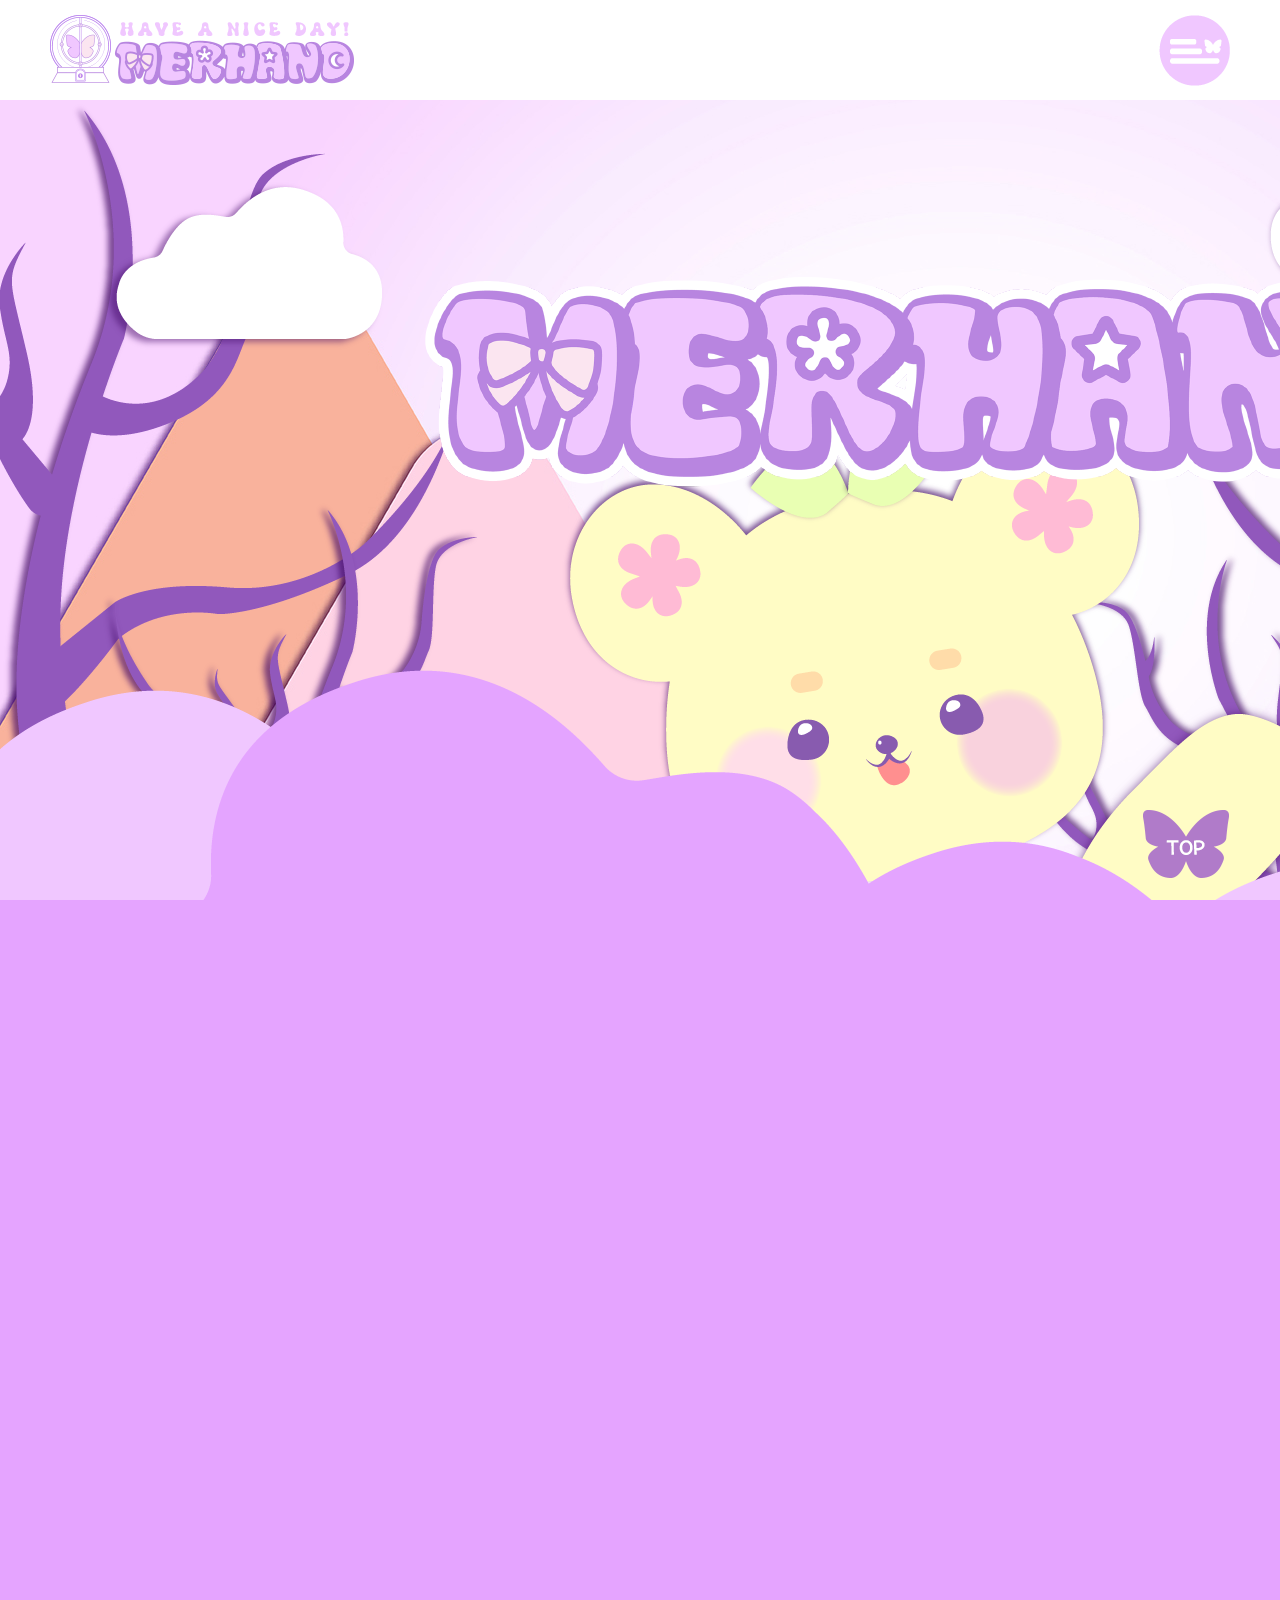
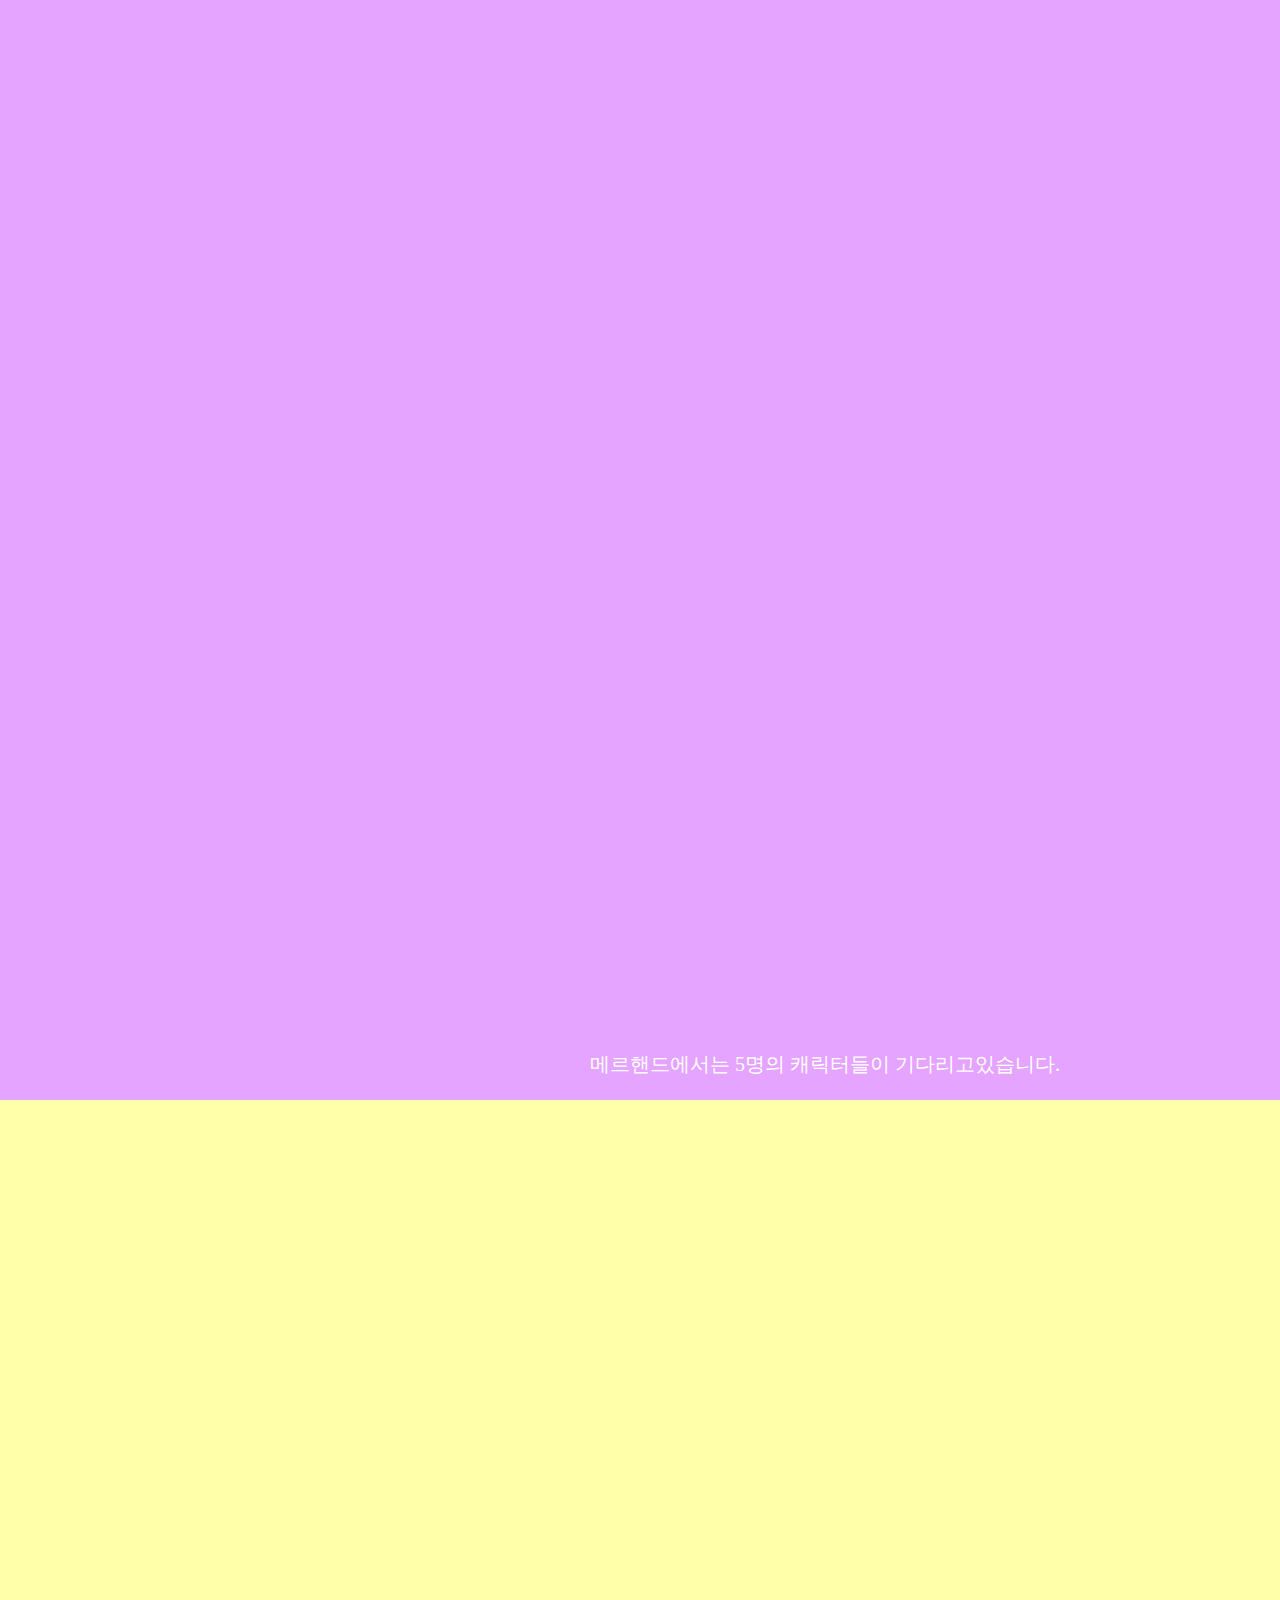
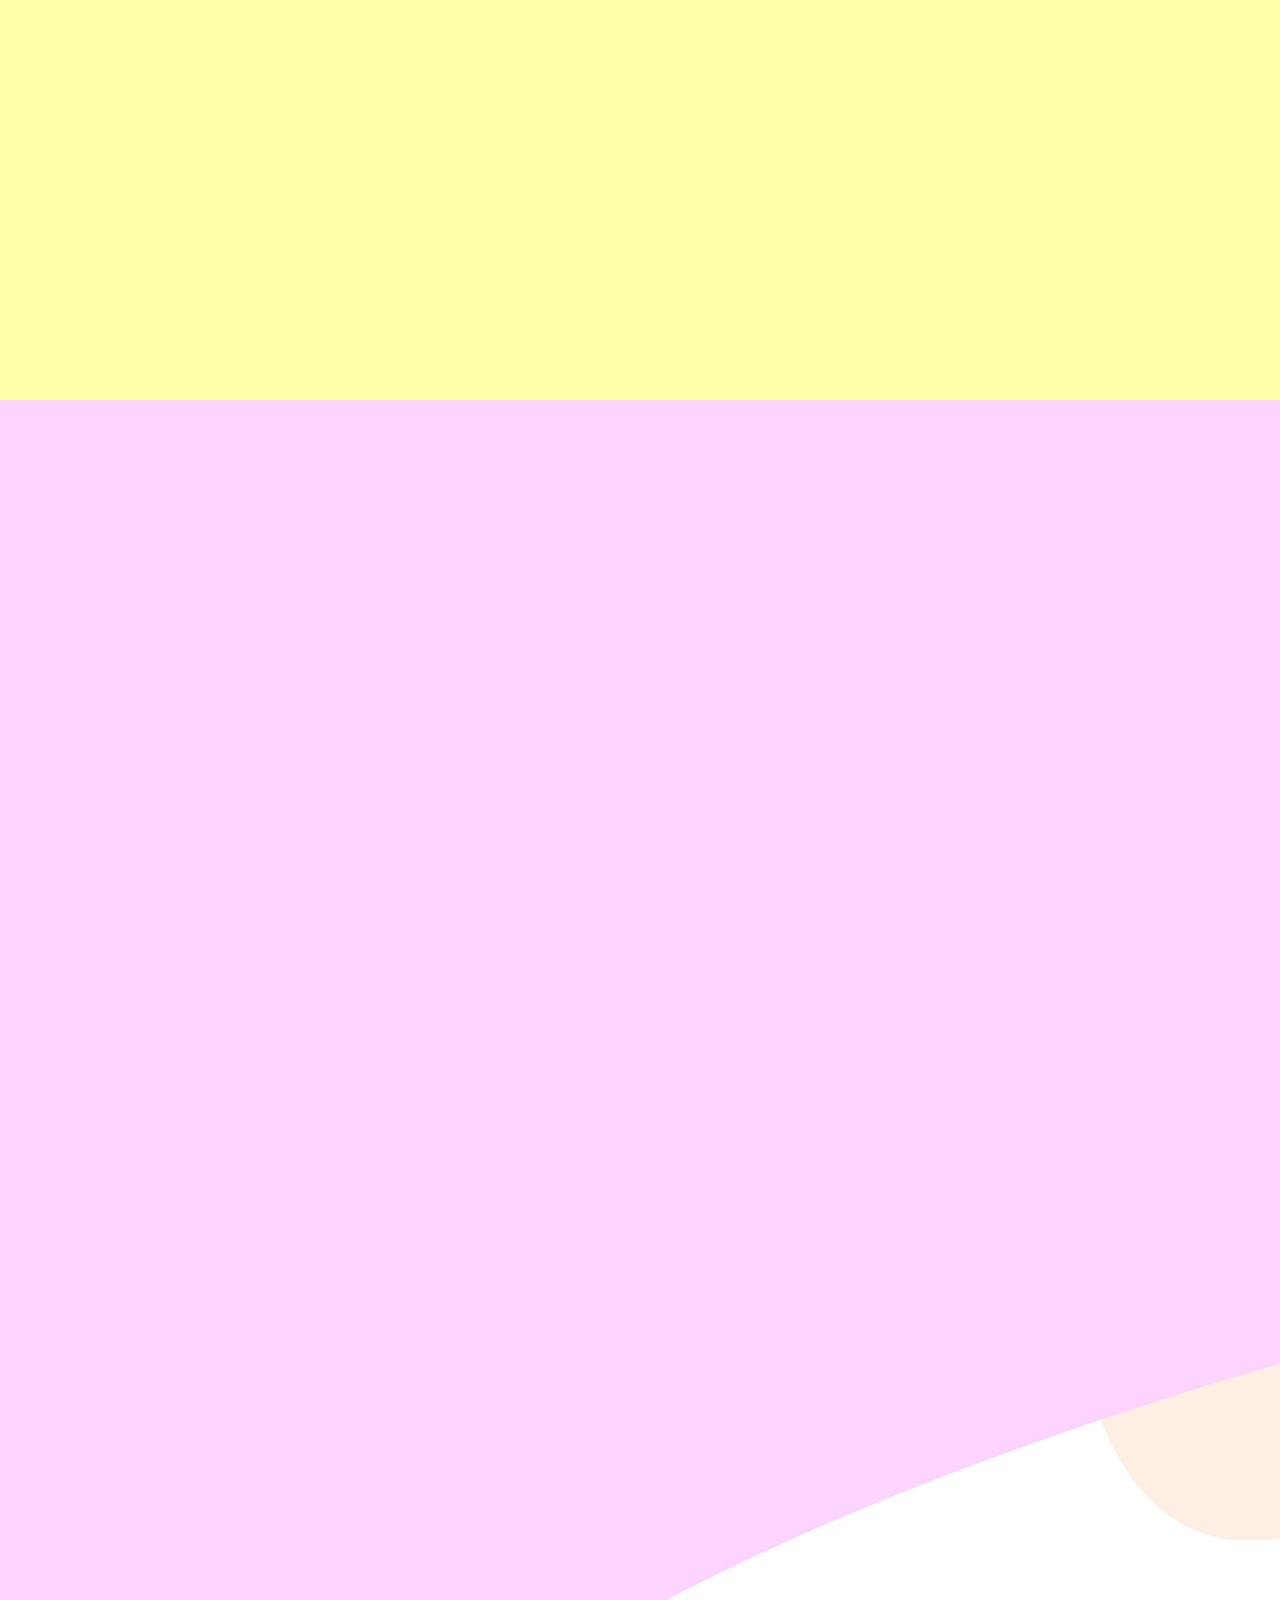
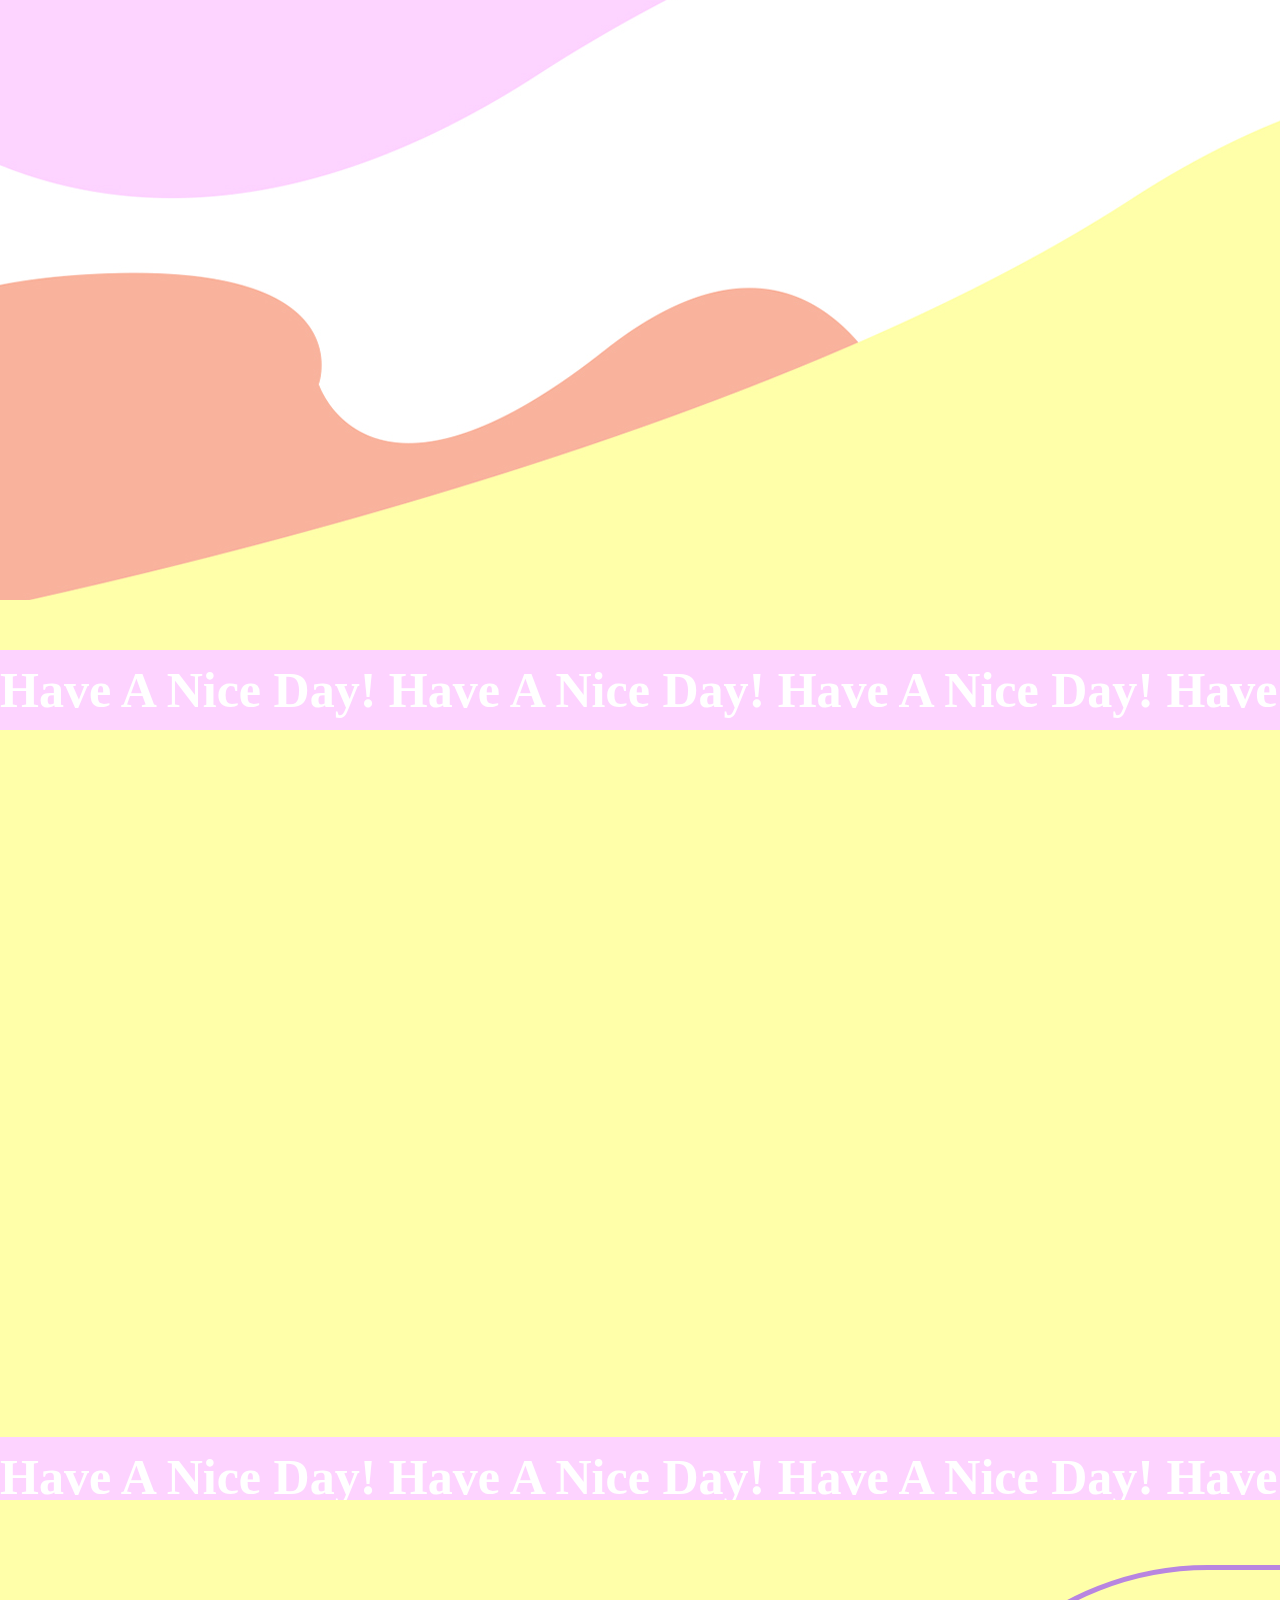
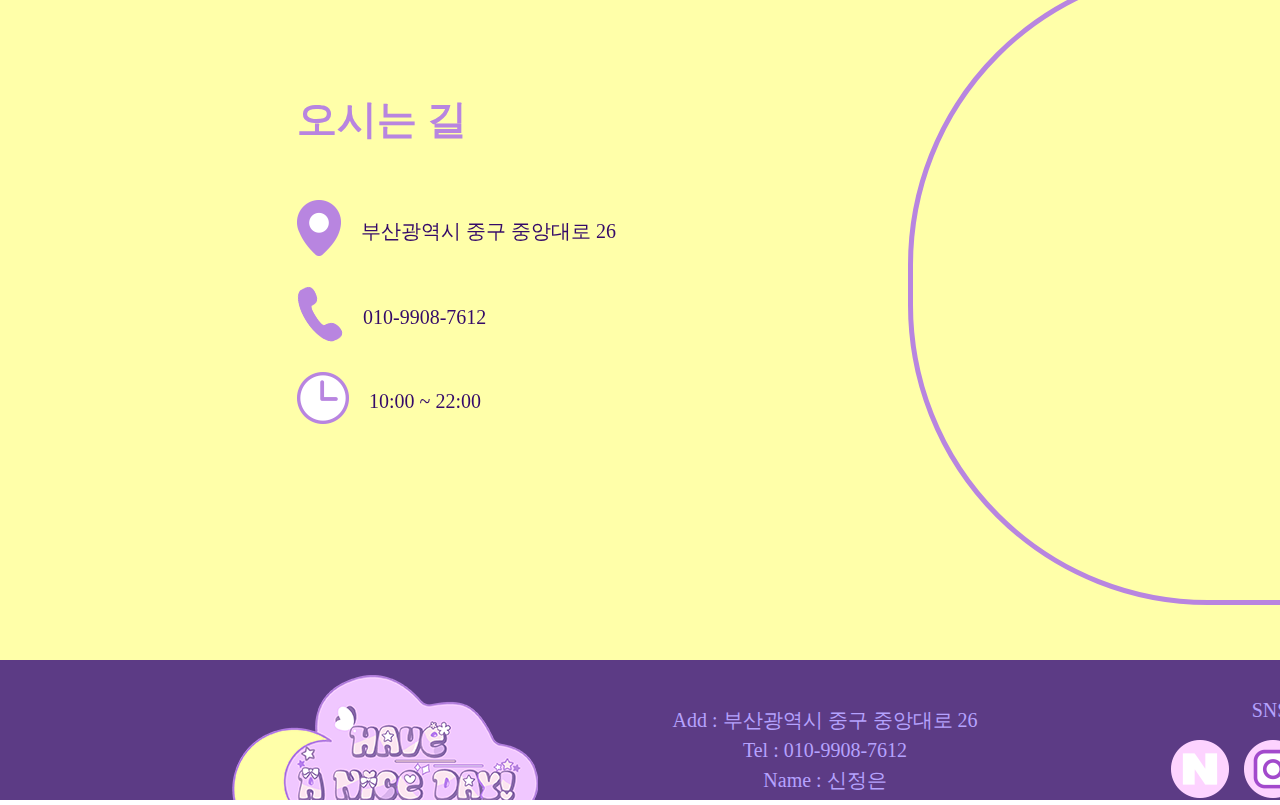
<file: brand.html>
<!DOCTYPE html>
<html lang="ko">

<head>
    <meta charset="UTF-8">
    <meta name="viewport" content="width=1650">
    <title>MERHAND/Brand</title>
    <link rel="shortcut icon" href="./favicon/favicon.ico" type="image/x-icon">
    <script src="./js/jquery-latest.js"></script>
    <!-- 더잠실폰트 -->
    <link href="https://webfontworld.github.io/TheJamsil/TheJamsil.css" rel="stylesheet">
    <!-- 어그로폰트 -->
    <link href="https://webfontworld.github.io/sandbox/SBAggro.css" rel="stylesheet">

    <link href="https://unpkg.com/aos@2.3.1/dist/aos.css" rel="stylesheet">

    <link rel="stylesheet" href="./css/brand.css">

</head>

<body>
    <div class="section">
        <div id="header">
            <div class="h_inner">
                <div class="h_logo">
                    <h1><a href="./index.html"><img src="./img/brand/logo_1.png" alt=""></a></h1>
                </div><!--h_logo-->
                <div class="h_hamberger">
                    <div class="h_btn">
                        <a href="#none"><img src="./img/header/hamberger_btn.png" alt=""></a>
                    </div><!--h_btn-->
                    <div class="h_btn_hover">
                        <a href="#none"><img src="./img/header/hamberger_btn_hover.png" alt=""></a>
                    </div>
                    <!-- h_btn_hover -->
                </div><!--h_hamberger-->
                <div class="sidebar_menu">
                    <div class="sidebar_menu_inner">
                        <div class="sidebar_lnb">
                            <h1><a href="./index.html"><img src="./img/header/side_menu_logo.png" alt=""></a></h1>
                            <p>
                                <span class="sidebar_lnb_p_style">Tel</span> : 010-9908-7612 <br>
                                <span class="sidebar_lnb_p_style">E-mail</span> : sje00328@naver.com <br>
                                <span class="sidebar_lnb_p_style">Add</span> : 부산광역시 중구 중앙대로 26
                            </p>
                        </div>

                        <div class="sidebar_rnb">
                            <div class="x_btn">
                                <div class="close_btn">
                                    <a href="#none">
                                        <img src="./img/header/x_icon.png" alt="x아이콘">
                                    </a>
                                </div><!--close_btn-->
                            </div><!--x_btn-->
                            <div class="sidebar_ul">
                                <ul class="about_menu">
                                    <li>
                                        <a href="./brand.html">About us</a>
                                        <ul class="about_menu_inner">
                                            <li><a href="./brand.html">Brand</a></li>
                                            <li><a href="./character.html">Character</a></li>
                                        </ul>
                                    </li>
                                </ul>
                                <ul class="shop_menu">
                                    <li>
                                        <a href="./shop.html">Shop</a>
                                        <ul class="shop_menu_inner">
                                            <li><a href="./shop.html">Stationery</a></li>
                                            <li><a href="./shop.html">Acc</a></li>
                                            <li><a href="./shop.html">Living</a></li>
                                        </ul>
                                    </li>
                                </ul>
                                <ul class="community_menu">
                                    <li>
                                        <a href="./community.html">Community</a>
                                        <ul class="shop_menu_inner">
                                            <li><a href="./community.html#notice">Notice</a></li>
                                            <li><a href="./community.html#faq">F&Q</a></li>
                                            <li><a href="./community.html#review">Review</a></li>
                                            <li><a href="./community.html#event">Event</a></li>
                                        </ul>
                                    </li>
                                </ul>
                            </div><!--sidebar_ul-->
                        </div><!--sidebar_rnb-->
                    </div><!--sidebar_menu_inner-->
                </div><!--sidebar_menu-->
            </div><!--h_inner-->
        </div><!--header-->
        <div id="banner">
            <div class="white_cloud">
                <div class="white_cloud1">
                    <img src="./img/brand/white_cloud1.png" alt="하얀구름1">
                </div><!--white_cloud1-->
                <div class="white_cloud2">
                    <img src="./img/brand/white_cloud2.png" alt="하얀구름2">
                </div>
            </div><!--white_cloud-->
            <div class="trees">
                <div class="tree_img1"><img src="./img/brand/tree1.png" alt="나무1"></div>
                <div class="tree_img2"><img src="./img/brand/tree2.png" alt=""></div>
                <div class="tree_img3"><img src="./img/brand/tree3.png" alt=""></div>
                <div class="tree_img4"><img src="./img/brand/tree4.png" alt=""></div>
            </div>
            <div class="cloud">
                <div class="cloud_img1"><img src="./img/brand/cloud1.png" alt="보라구름"></div>
                <div class="cloud_img2"><img src="./img/brand/cloud2.png" alt="핑크구름"></div>
                <!-- <div class="cloud_img2"><img src="./img/1x/cloud2.png" alt=""></div> -->
            </div><!--cloud-->
            <div class="ate">
                <div class="ate_face">
                    <img src="./img/brand/ate_face.png" alt="">
                </div>
                <div class="ate_body">
                    <img src="./img/brand/ate_body.png" alt="">
                </div>
            </div>
            <div class="b_logo" data-aos="fade-up" data-aos-delay="0.1">
                <div class="logo_img">
                    <img src="./img/brand/b_logo.png" alt="">
                </div>
            </div><!--b_logo-->
            <!-- <div class="ball">
                <div class="snow">
                    <img src="./img/brand/ball.png" alt="">
                </div>
            </div> -->
            <!-- <div class="stars">
                <div class="star1">
                    <img src="./img/brand/star1.png" alt="">
                </div>
                <div class="star2">
                    <img src="./img/brand/star2.png" alt="">
                </div>
                <div class="star3">
                    <img src="./img/brand/star3.png" alt="">
                </div>
                <div class="star4">
                    <img src="./img/brand/star4.png" alt="">
                </div>
                <div class="star5">
                    <img src="./img/brand/star5.png" alt="">
                </div>
            </div> -->
        </div><!--banner-->
    </div><!--section-->

    <div id="about" class="section">
        <!-- 배경 -->
        <div class="a_box" data-aos="fade-up" data-aos-delay="100" data-aos-duration="400"
            data-aos-anchor-placement="bottom-bottom">
            <div class="tape" data-aos="fade-up" data-aos-delay="400" data-aos-duration="400"
                data-aos-anchor-placement="bottom-bottom">
                <div class="tape_img">
                    <img src="./img/brand/tape.png" alt="테이프이미지">
                </div>
            </div>
            <div class="skewer_img" data-aos="fade-up" data-aos-delay="400" data-aos-duration="400"
                data-aos-anchor-placement="bottom-bottom">
                <img src="./img/brand/about_skewer.png" alt="">
            </div>
            <div class="heart1_img" data-aos="fade-up" data-aos-delay="400" data-aos-duration="400"
                data-aos-anchor-placement="bottom-bottom">
                <img src="./img/brand/about_heart1.png" alt="">
            </div>
            <div class="heart2_img" data-aos="fade-up" data-aos-delay="400" data-aos-duration="400"
                data-aos-anchor-placement="bottom-bottom">
                <img src="./img/brand/about_heart2.png" alt="">
            </div>
            <div class="happy_img" data-aos="fade-up" data-aos-delay="400" data-aos-duration="400"
                data-aos-anchor-placement="bottom-bottom">
                <img src="./img/brand/about_happy.png" alt="">
            </div>
            <div class="merhand_img_sticker" data-aos="fade-up" data-aos-delay="400" data-aos-duration="400"
                data-aos-anchor-placement="bottom-bottom">
                <img src="./img/brand/about_logo.png" alt="">
            </div>
            <div class="a_inner">
                <!-- 1320px flex-->
                <div class="about_img">
                    <!-- 470px -->
                    <img src="./img/brand/about_img.jpg" alt="about_포론이미지">
                </div>
                <div class="about_text">
                    <!-- 450px -->
                    <p data-aos="fade-up" data-aos-delay="400" data-aos-duration="400"
                        data-aos-anchor-placement="bottom-bottom">
                        어릴 적의 동심을 기억하며 제작하는<br>
                        캐릭터 디자인 브랜드 메르핸드 입니다. <br>
                        메르핸드는 귀여운 캐릭터 문구를 직접<br>
                        제작하며 여기 오시는 모든 사람들이<br>
                        좋은 하루를 보내기 바라며 작업하고<br>
                        있습니다.</p>
                </div>
            </div>
        </div><!--abox-->
    </div><!--about-->
    <div id="character" class="section">
        <!-- bg -->
        <div class="c_inner">
            <!-- 1320px -->
            <div class="c_box" data-aos="fade-up" data-aos-easing="ease-out-back">
                <!-- flex -->
                <div class="c_flex1">
                    <div class="ate_card_bg">
                        <a href="./character.html#ate_about">
                            <div class="card_inner">
                                <div class="ate_card">
                                    <img src="./img/brand/ate_card_img.png" alt="">
                                </div><!--ate_card-->
                            </div><!--ate_card_inner-->
                            <div class="ate_name">
                                <img src="./img/brand/ate_card_name.png" alt="">
                            </div><!--ate_name-->
                        </a>
                        <!-- <div class="card_click_text">
                            <a href="#">
                                <p>Click</p>
                            </a>
                        </div>card_click_text -->
                    </div><!--ate_card_bg-->
                    <div class="tero_card_bg">
                        <a href="./character.html#tero_about">
                            <div class="card_inner">
                                <div class="tero_card">
                                    <img src="./img/brand/tero_card_img.png" alt="">
                                </div><!--ate_card-->
                            </div><!--ate_card_inner-->
                            <div class="tero_name">
                                <img src="./img/brand/tero_card_name.png" alt="">
                            </div><!--ate_name-->
                        </a>
                        <!-- <div class="card_click_text">
                            <a href="#">
                                <p>Click</p>
                            </a>
                        </div>card_click_text -->
                    </div><!--ate_card_bg-->
                </div><!--c_flex1-->
                <div class="c_flex2">
                    <div class="poron_card_bg">
                        <a href="././character.html#poron_about">
                            <div class="card_inner">
                                <div class="poron_card">
                                    <img src="./img/brand/poron_card_img.png" alt="">
                                </div><!--ate_card-->
                            </div><!--ate_card_inner-->
                            <div class="poron_name">
                                <img src="./img/brand/poron_card_name.png" alt="">
                            </div><!--ate_name-->
                        </a>
                        <!-- <div class="card_click_text">
                            <a href="#">
                                <p>Click</p>
                            </a>
                        </div>card_click_text -->
                    </div><!--ate_card_bg-->
                    <div class="narin_card_bg">
                        <a href="./character.html#narin_about">
                            <div class="card_inner">
                                <div class="narin_card">
                                    <img src="./img/brand/narin_card_img.png" alt="">
                                </div><!--ate_card-->
                            </div><!--ate_card_inner-->
                            <div class="narin_name">
                                <img src="./img/brand/narin_card_name.png" alt="">
                            </div><!--ate_name-->
                        </a>
                        <!-- <div class="card_click_text"> -->
                        <!-- <a href="#">
                                <p>Click</p>
                            </a>
                        </div>card_click_text -->
                    </div><!--ate_card_bg-->
                    <div class="kei_card_bg">
                        <a href="./character.html#kei_about">
                            <div class="card_inner">
                                <div class="kei_card">
                                    <img src="./img/brand/kei_card_img.png" alt="">
                                </div><!--ate_card-->
                            </div><!--ate_card_inner-->
                            <div class="kei_name">
                                <img src="./img/brand/kei_card_name.png" alt="">
                            </div><!--ate_name-->
                        </a>
                        <!-- <div class="card_click_text">
                            <a href="#">
                                <p>Click</p>
                            </a>
                        </div>card_click_text -->
                    </div><!--ate_card_bg-->
                </div><!--c_flex2-->
            </div><!--c_box-->
            <!-- c_text -->
            <div class="c_text">
                <p>메르핸드에서는 5명의 캐릭터들이 기다리고있습니다.</p>
            </div>
        </div><!--c_inner-->
    </div><!--character-->

    <div id="keyword" class="section">
        <!-- bg -->
        <div class="k_inner" data-aos="fade-up" data-aos-easing="ease-out-back" data-aos-delay="400">
            <!-- 1320px -->
            <h1 data-aos="fade-up" data-aos-easing="ease-out-back" data-aos-delay="400">keyword</h1>
            <div class="k_cloud">
                <div class="k_cloud1">
                    <img src="./img/brand/keyword_cloud.png" alt="">
                    <p>#귀여운</p>
                    <div class="k_ate">
                        <img src="./img/brand/keyword_ate.png" alt="">
                    </div>
                </div>
                <div class="k_cloud2">
                    <img src="./img/brand/keyword_cloud.png" alt="">
                    <p>#동화</p>
                    <div class="k_kei">
                        <img src="./img/brand/keyword_kei.png" alt="">
                    </div>
                </div>
                <div class="k_cloud3">
                    <img src="./img/brand/keyword_cloud.png" alt="">
                    <p>#추억</p>
                    <div class="k_narin">
                        <img src="./img/brand/keyword_narin.png" alt="">
                    </div>
                </div>
                <div class="k_cloud4">
                    <img src="./img/brand/keyword_cloud.png" alt="">
                    <p>#부드러운</p>
                    <div class="k_tero">
                        <img src="./img/brand/keyword_tero.png" alt="">
                    </div>
                </div>
                <div class="k_cloud5">
                    <img src="./img/brand/keyword_cloud.png" alt="">
                    <p>#포근한</p>
                    <div class="k_poron">
                        <img src="./img/brand/keyword_poron.png" alt="">
                    </div>
                </div>
            </div><!--k_cloud-->
            <div class="k_sun">
                <div class="pink_sun">
                    <div class="p_s_1"><img src="./img/brand/pink_ball.png" alt=""></div>
                    <div class="p_s_2"><img src="./img/brand/pink_ball.png" alt=""></div>
                    <div class="p_s_3"><img src="./img/brand/pink_ball.png" alt=""></div>
                    <div class="p_s_4"><img src="./img/brand/pink_ball.png" alt=""></div>
                    <div class="p_s_5"><img src="./img/brand/pink_ball.png" alt=""></div>
                    <div class="p_s_6"><img src="./img/brand/pink_ball.png" alt=""></div>

                    <!-- <img src="./img/brand/sun_pink.png" alt=""> -->
                </div>
                <div class="purple_sun">
                    <div class="pur_s_1"><img src="./img/brand/purple_ball.png" alt=""></div>
                    <div class="pur_s_2"><img src="./img/brand/purple_ball.png" alt=""></div>
                    <div class="pur_s_3"><img src="./img/brand/purple_ball.png" alt=""></div>
                    <div class="pur_s_4"><img src="./img/brand/purple_ball.png" alt=""></div>
                    <div class="pur_s_5"><img src="./img/brand/purple_ball.png" alt=""></div>
                    <div class="pur_s_6"><img src="./img/brand/purple_ball.png" alt=""></div>
                    <!-- <img src="./img/brand/purple_ball.png" alt=""> -->
                    <!-- <img src="./img/brand/sun_purple.png" alt=""> -->
                </div>
                <div class="sun_img">
                    <img src="./img/brand/sun.png" alt="">
                </div>
                <div class="sun"><!--동그랗게 + 백그라운드 컬러 하얀색-->
                    <p><img src="./img/brand/keyword_logo.png" alt="키워드 로고"></p>
                </div>
            </div><!--k_sun-->
        </div><!--k_inner-->
    </div><!--keyword-->
    <div id="identity" class="section">
        <div class="i_inner" data-aos="fade-up" data-aos-easing="ease-out-back" data-aos-delay="400">
            <div class="i_circle">
                <h1 data-aos="fade-up" data-aos-easing="ease-out-back" data-aos-delay="400">Brand Identity</h1>
                <p><img src="./img/brand/identity_logo.png" alt="아이덴티티 로고"></p>
                <p class="identity_p" data-aos="fade-up" data-aos-easing="ease-out-back" data-aos-delay="400">
                    로고 옆에는 우리의 어린시절을 형상화
                    할 수 있는 <br>
                    스노우볼로 디자인 하였습니다.<br>
                    스노우 볼 안에는 요정들의 상징 문양이 새겨져 있습니다.
                </p>
                <div class="i_star">
                    <div class="i_star1">
                        <img src="./img/brand/identity_star.png" alt="">
                    </div>
                    <div class="i_star2">
                        <img src="./img/brand/identity_star.png" alt="">
                    </div>
                </div>
            </div><!--i_circle-->
            <div class="leaf">
                <div class="leaf_1">
                    <img src="./img/brand/leaf_1.png" alt="나뭇잎1">
                </div>
                <div class="leaf_2">
                    <img src="./img/brand/leaf_2.png" alt="나뭇잎2">
                </div>
            </div><!--leaf-->
        </div><!--i_inner-->
    </div><!--identity-->

    <div id="slogan" class="section">
        <div class="s_inner" data-aos="fade-up" data-aos-easing="ease-out-back" data-aos-delay="300">
            <h1>Slogan</h1>
            <p data-aos="fade-up" data-aos-easing="ease-out-back" data-aos-delay="400">
                메르핸드는 언제나 모든 이들이 좋은 하루를 보내기를 바라며<br>
                Have A Nice Day! 라는 슬로건을 만들었으며 언제나<br>
                즐거운 마음으로 문구를 제작하고 있습니다.
            </p>
        </div><!--s_inner-->
    </div><!--slogan-->
    <div id="letter" class="section">
        <div class="letter_text_move">
            <p>Have A Nice Day! Have A Nice Day! Have A Nice Day! Have A Nice Day! Have A Nice Day!</p>
            <p>Have A Nice Day! Have A Nice Day! Have A Nice Day! Have A Nice Day! Have A Nice Day!</p>
        </div>
        <div class="l_inner">
            <div class="letter_box" data-aos="fade-up" data-aos-easing="ease-out-back" data-aos-delay="200">
                <div class="click">
                    <img src="./img/brand/click_icon.png" alt="">
                </div>
                <div class="cursor">
                    <img src="./img/brand/cursor_icon.png" alt="">
                </div>
                <div class="letter_img">
                    <img src="./img/brand/letter.png" alt="">
                </div>
                <div class="l_stiker">
                    <div class="l_stiker_img" id="show">
                        <a href="#letter_open">
                            <img src="./img/brand/letter_stiker.png" alt="스티커">
                        </a>
                    </div>
                </div>
            </div><!--letter_box-->
        </div><!--l_inner-->
        <div class="letter_text_move2">
            <p>Have A Nice Day! Have A Nice Day! Have A Nice Day! Have A Nice Day! Have A Nice Day!</p>
            <p>Have A Nice Day! Have A Nice Day! Have A Nice Day! Have A Nice Day! Have A Nice Day!</p>
        </div>
    </div><!--letter-->
    <div class="background">
        <div id="letter_open" class="section">
            <div class="letter_x_icon" id="letter_close">
                <a href="#letter"><img src="./img/brand/x_icon.png" alt="편지 x 아이콘"></a>
            </div>
            <div class="l_open_inner">
                <div class="letter_text_box">
                    <div class="letter_text">
                        <div class="l_garender">
                            <div class="l_garender_img">
                                <img src="./img/brand/garender.png" alt="">
                            </div>
                        </div>
                        <h2>초대장</h2>
                        <img src="./img/brand/invite_ate.png" alt="">
                        <p>
                            메르핸드에서는 귀여운 걸 좋아하시는 분, <br>
                            캐릭터 문구를 좋아하시는 분 등<br>
                            모두를 환영합니다!<br>
                            언제든지 놀러오세요!
                        </p>
                    </div><!--letter_text-->
                </div><!--letter_text_box-->
                <div class="l_open">
                    <div class="l_open_img">
                        <img src="./img/brand/letter_open.png" alt="">
                    </div>
                </div><!--l_open-->
            </div><!--i_open_inner-->
        </div><!--letter_open-->
    </div><!--background-->

    <div id="location" class="section">
        <div class="location_inner">
            <div class="location_lnb">
                <h2>오시는 길</h2>
                <!-- <p><img src="./img/brand/map_icon.png" alt=""> 부산광역시 중구 중앙대로 26</p> -->
                <ul>
                    <li><img src="./img/brand/map_icon.png" alt="">
                        <p> 부산광역시 중구 중앙대로 26</p>
                    </li>
                    <li><img src="./img/brand/tel_icon.png" alt="">
                        <p>010-9908-7612</p>
                    </li>
                    <li><img src="./img/brand/time_icon.png" alt="">
                        <p>10:00 ~ 22:00</p>
                    </li>
                </ul>
                <div class="place_character">
                    <div class="ate_place" data-aos="slide-up" data-aos-delay="400">
                        <img src="./img/brand/ate_place.png" alt="">
                    </div>
                    <div class="tero_place" data-aos="slide-up" data-aos-delay="600">
                        <img src="./img/brand/tero_place.png" alt="">
                    </div>
                    <div class="narin_place" data-aos="slide-right" data-aos-delay="200">
                        <img src="./img/brand/narin_place.png" alt="">
                    </div>
                    <div class="poron_place" data-aos="slide-up" data-aos-delay="800">
                        <img src="./img/brand/poron_place.png" alt="">
                    </div>
                    <!-- <div class="kei_place">
                        <img src="./img/brand/kei_place.png" alt="">
                    </div> -->
                </div>
            </div>

            <div class="location_rnb">
                <div class="place_map">
                    <iframe
                        src="https://www.google.com/maps/embed?pb=!1m18!1m12!1m3!1d3264.27391816983!2d129.0343323763804!3d35.099870461689626!2m3!1f0!2f0!3f0!3m2!1i1024!2i768!4f13.1!3m3!1m2!1s0x3568e90af8798c73%3A0x4e3015aa23966ba!2z67aA7IKw64KY656Y65SU7J6Q7J247ZWZ7JuQ!5e0!3m2!1sko!2skr!4v1691390675983!5m2!1sko!2skr"
                        width="915" height="630" style="border: #b885e0 5px solid;" allowfullscreen="" loading="lazy"
                        referrerpolicy="no-referrer-when-downgrade"></iframe>
                </div>
            </div>
        </div>
        <div class="footer">
            <div class="f_inner">
                <div class="f_content">
                    <div class="f_slogan">
                        <h1><img src="./img/footer_img/footer_slogan.png" alt=""></h1>
                    </div>
                    <div class="f_about">
                        <p>
                            Add : 부산광역시 중구 중앙대로 26<br>
                            Tel : 010-9908-7612<br>
                            Name : 신정은<br>
                            E-mail : sje00328@naver.com
                        </p>
                    </div>
                    <div class="f_sns">
                        <p>SNS</p>
                        <ul>
                            <li><a href="https://www.naver.com/" target="_blank"><img
                                        src="./img/footer_img/naver_logo.png" alt=""></a></li>
                            <li><a href="https://www.instagram.com/" target="_blank"><img
                                        src="./img/footer_img/instar_logo.png" alt=""></a></li>
                            <li><a href="https://www.kakaocorp.com/page/service/service/KakaoTalk" target="_blank"><img
                                        src="./img/footer_img/kakao_logo.png" alt=""></a></li>
                        </ul>
                    </div>
                </div>
            </div>
        </div><!--footer-->

    </div><!--footer-->
    <div class="fixed_box">
        <a href="#top" class="top_btn"><!--href부분은 이미지를 감싼 div에 있는 id이름과 동일하게 설정.-->
            <img src="img/brand/top.png" alt="top">
        </a>
    </div>
    <script src="https://unpkg.com/aos@2.3.1/dist/aos.js"></script>
    <!-- ajax jquery -->
    <script src="https://ajax.googleapis.com/ajax/libs/jquery/2.2.4/jquery.min.js"></script>
    <script src="./js/brand.js"></script>
</body>

</html>
</file>
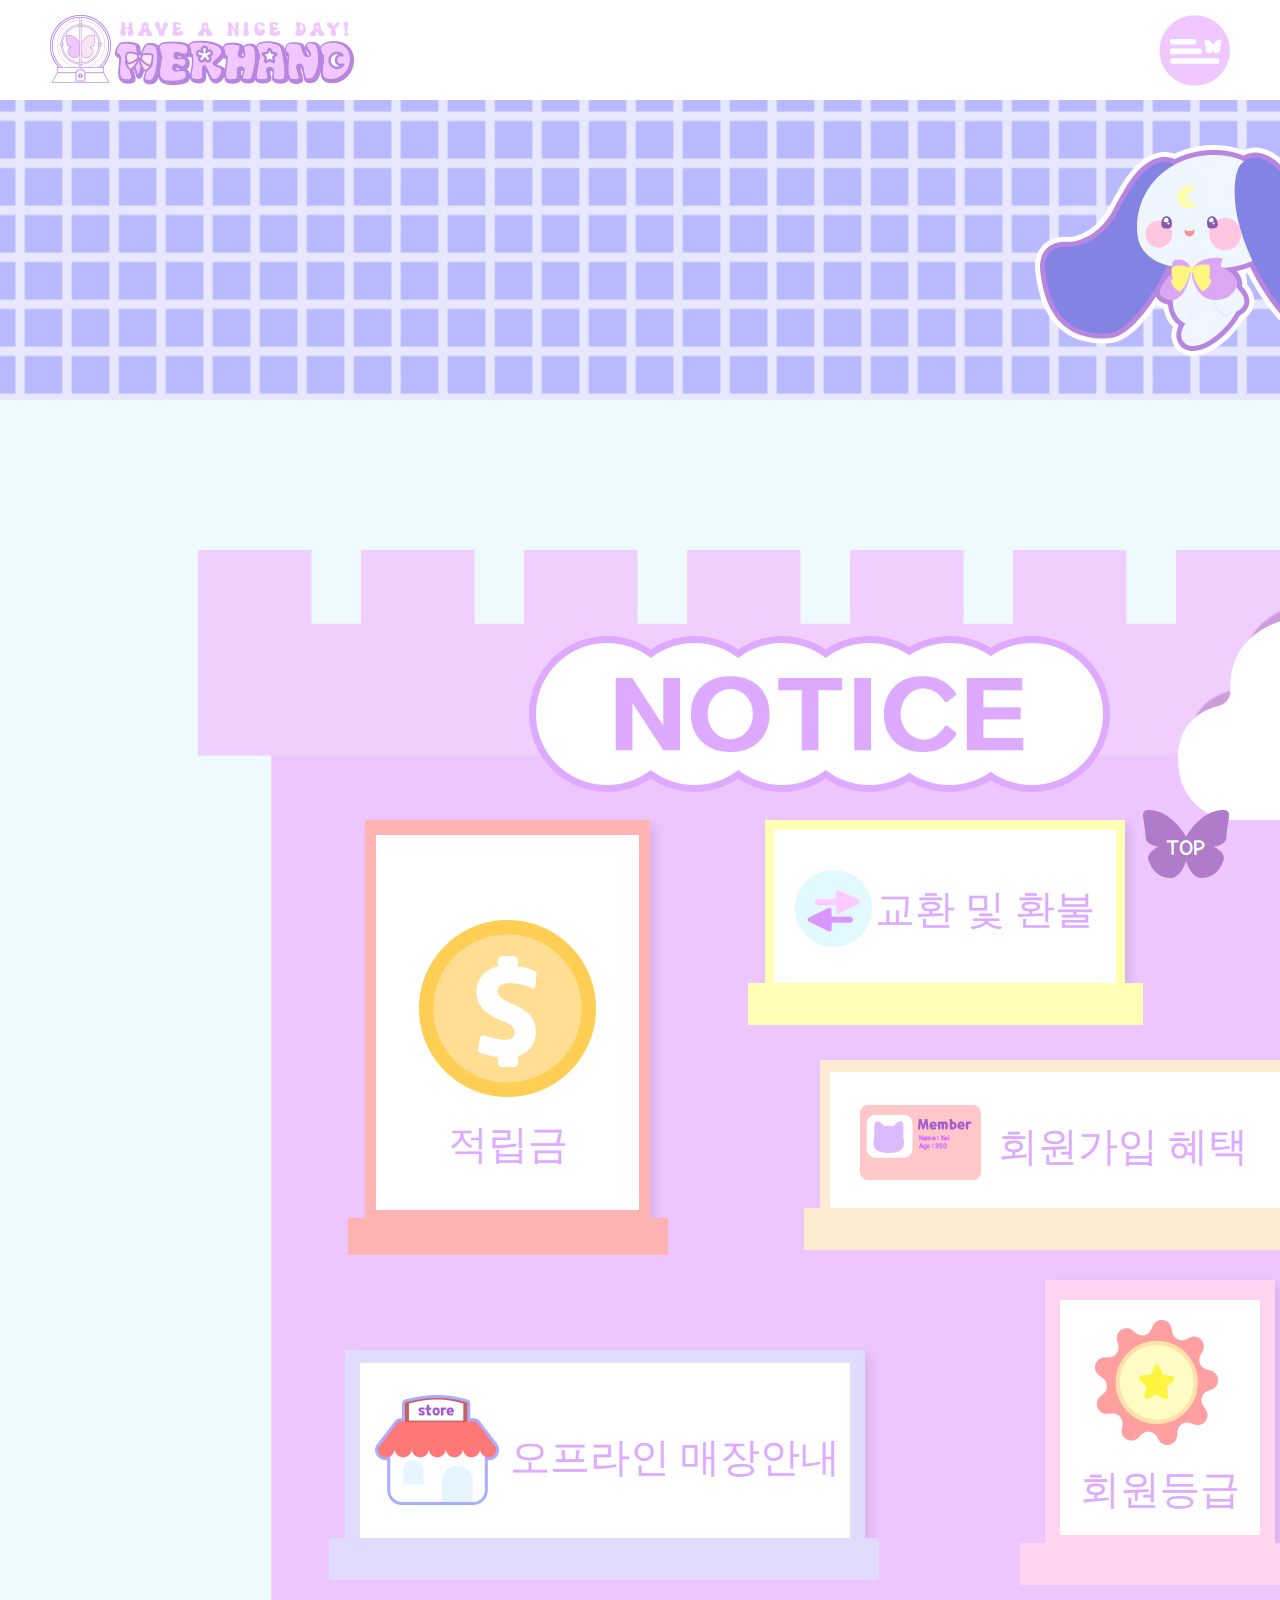
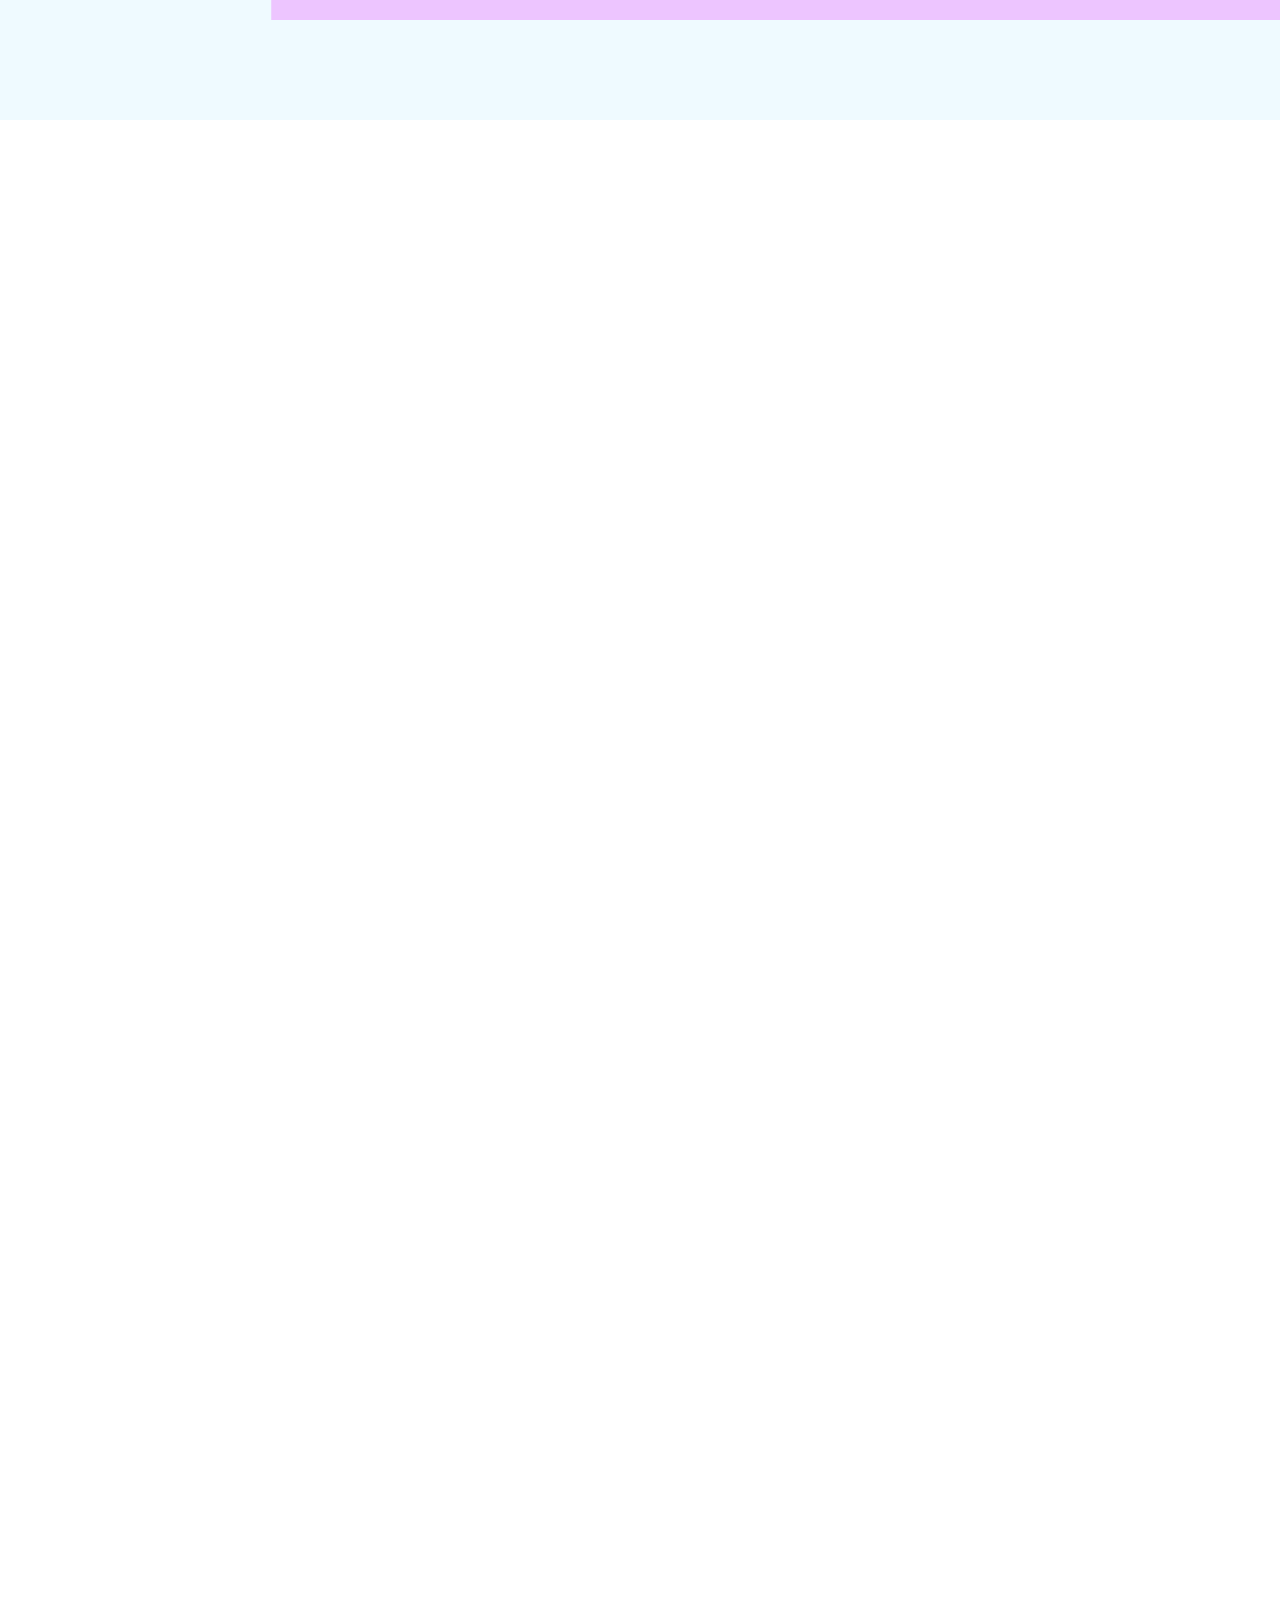
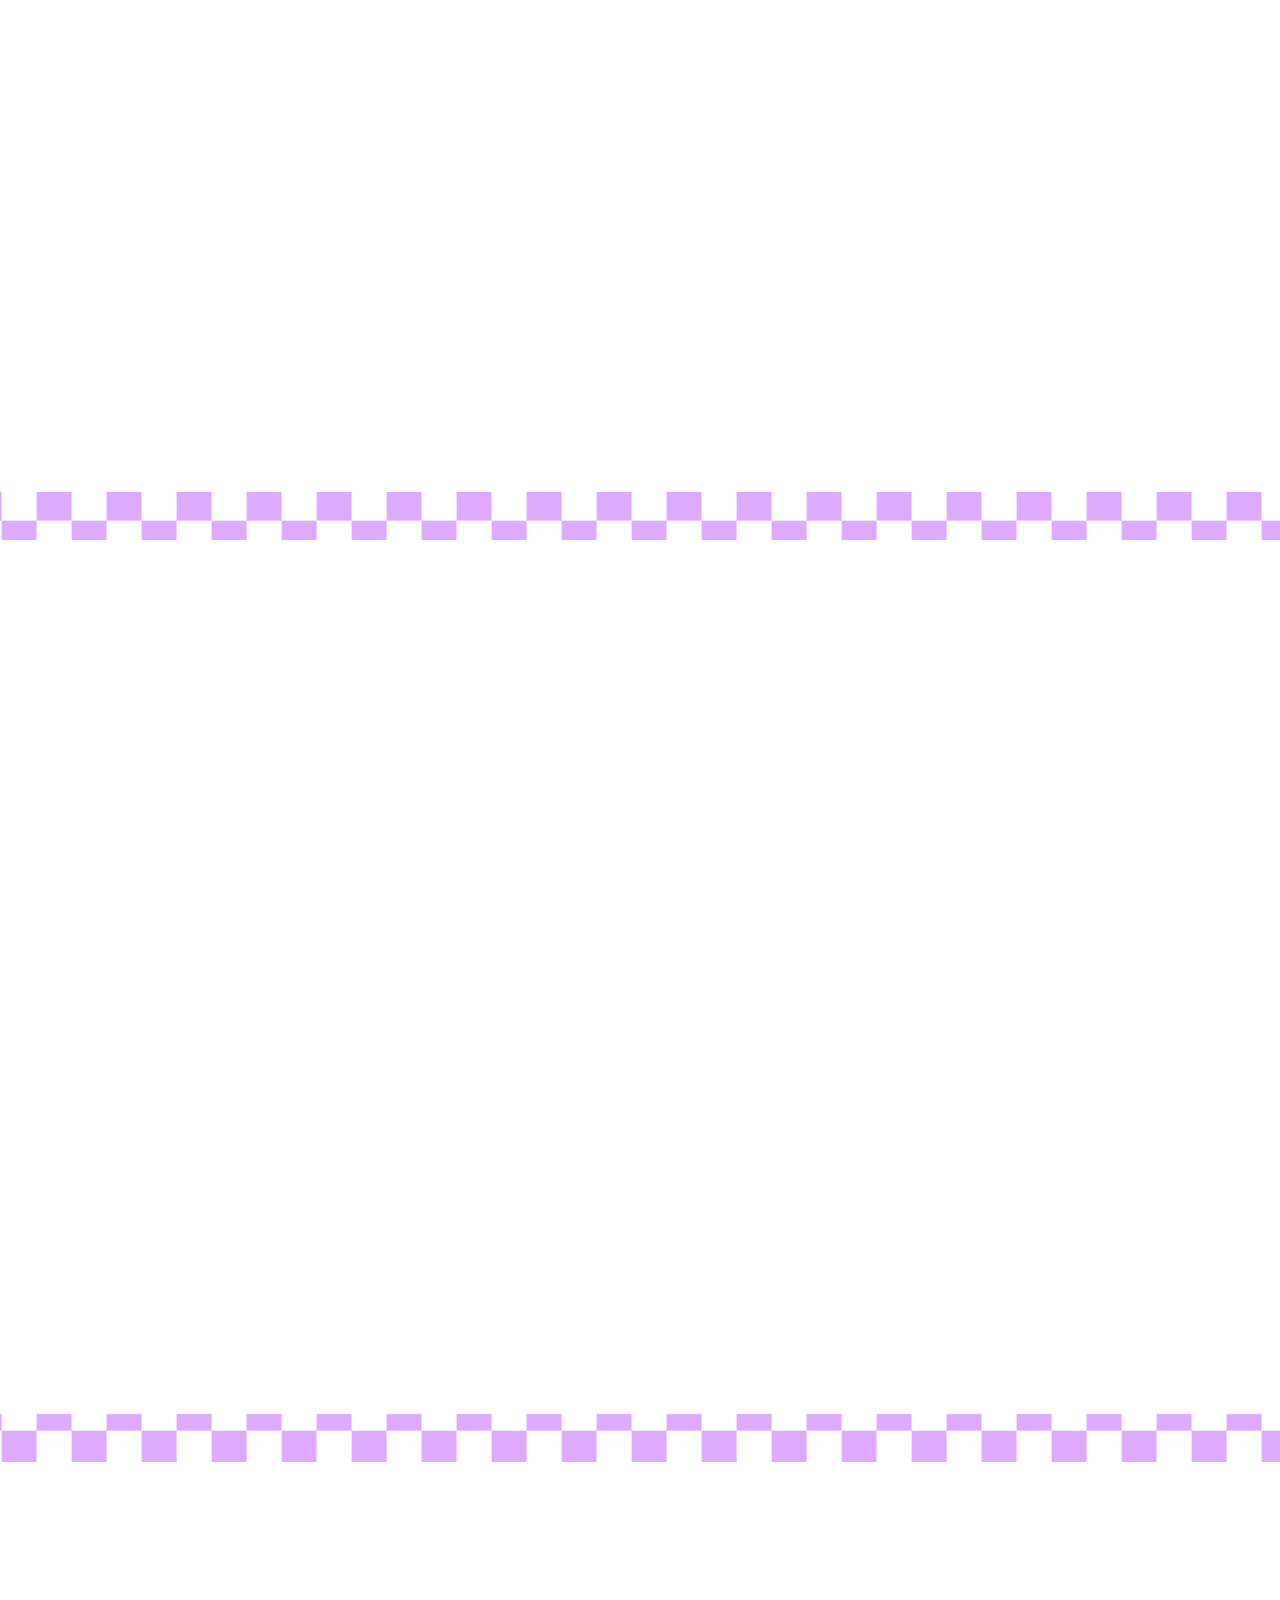
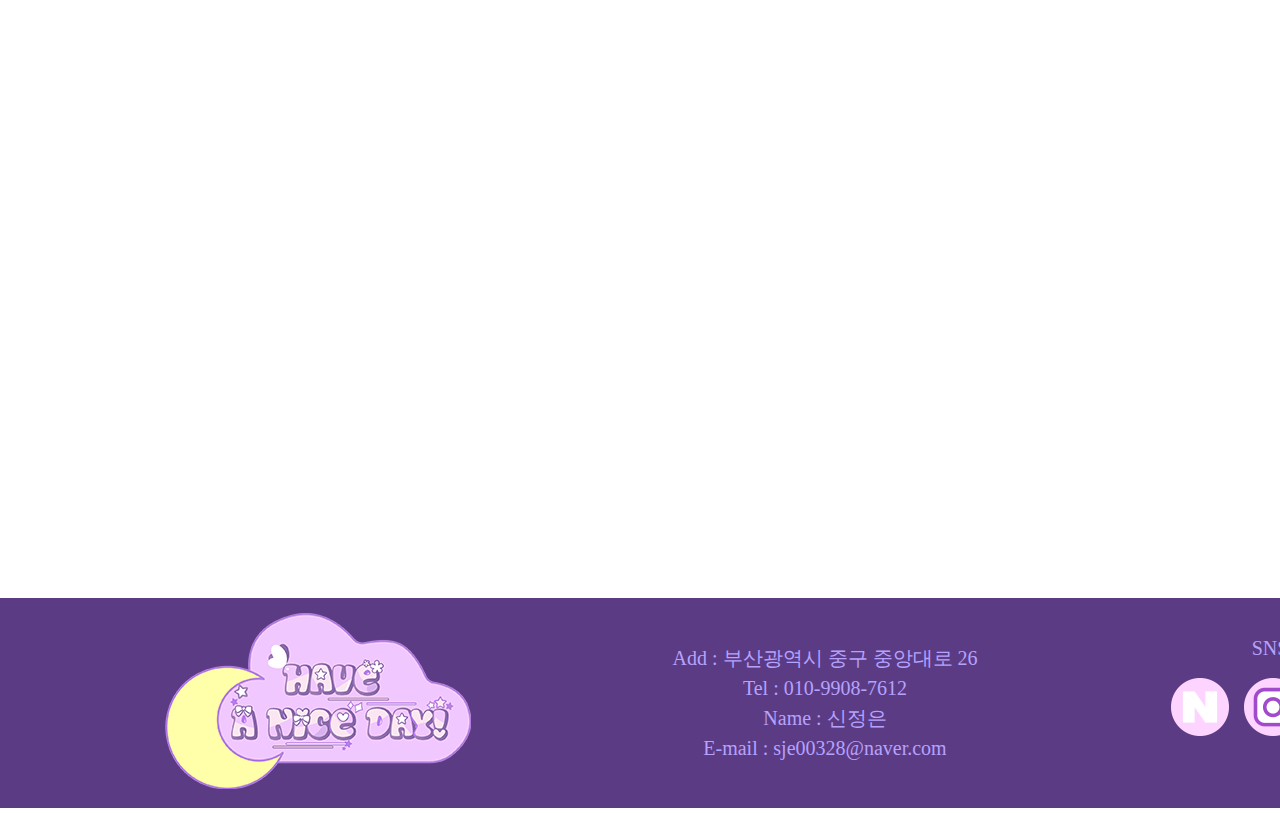
<file: community.html>
<!DOCTYPE html>
<html lang="ko">

<head>
    <meta charset="UTF-8">
    <meta name="viewport" content="width=1650">
    <title>Merhand/Community</title>
    <link rel="shortcut icon" href="./favicon/favicon.ico" type="image/x-icon">
    <!-- jquery -->
    <script src="./js/jquery-latest.js"></script>
    <!-- <script src="https://cdnjs.cloudflare.com/ajax/libs/jquery/3.6.0/jquery.min.js"></script> -->
    <!-- 더잠실폰트 -->
    <link href="https://webfontworld.github.io/TheJamsil/TheJamsil.css" rel="stylesheet">
    <!-- 어그로폰트 -->
    <link href="https://webfontworld.github.io/sandbox/SBAggro.css" rel="stylesheet">
    <!-- ajax jquery -->

    <link rel="stylesheet" href="./css/community.css">
</head>

<body>
    <div id="header">
        <div class="h_inner">
            <div class="h_logo">
                <h1><a href="./index.html"><img src="./img/brand/logo_1.png" alt=""></a></h1>
            </div><!--h_logo-->
            <div class="h_hamberger">
                <div class="h_btn">
                    <a href="#none"><img src="./img/brand/hamberger_btn.png" alt=""></a>
                </div><!--h_btn-->
                <div class="h_btn_hover">
                    <a href="#none"><img src="./img/brand/hamberger_btn_hover.png" alt=""></a>
                </div>
                <!-- h_btn_hover -->
            </div><!--h_hamberger-->
            <div class="sidebar_menu">
                <div class="sidebar_menu_inner">
                    <div class="sidebar_lnb">
                        <h1><a href="./index.html"><img src="./img/brand/side_menu_logo.png" alt=""></a></h1>
                        <p>
                            <span class="sidebar_lnb_p_style">Tel</span> : 010-9908-7612 <br>
                            <span class="sidebar_lnb_p_style">E-mail</span> : sje00328@naver.com <br>
                            <span class="sidebar_lnb_p_style">Add</span> : 부산광역시 중구 중앙대로 26
                        </p>
                    </div>

                    <div class="sidebar_rnb">
                        <div class="x_btn">
                            <div class="close_btn">
                                <a href="#none">
                                    <img src="./img/brand/x_icon.png" alt="x아이콘">
                                </a>
                            </div><!--close_btn-->
                        </div><!--x_btn-->
                        <div class="sidebar_ul">
                            <ul class="about_menu">
                                <li>
                                    <a href="./brand.html">About us</a>
                                    <ul class="about_menu_inner">
                                        <li><a href="./brand.html">Brand</a></li>
                                        <li><a href="./character.html">Character</a></li>
                                    </ul>
                                </li>
                            </ul>
                            <ul class="shop_menu">
                                <li>
                                    <a href="./shop.html">Shop</a>
                                    <ul class="shop_menu_inner">
                                        <li><a href="./shop.html">Stationery</a></li>
                                        <li><a href="./shop.html">Acc</a></li>
                                        <li><a href="./shop.html">Living</a></li>
                                    </ul>
                                </li>
                            </ul>
                            <ul class="community_menu">
                                <li>
                                    <a href="./community.html">Community</a>
                                    <ul class="shop_menu_inner">
                                        <li class="notice_menu"><a href="#notice">Notice</a></li>
                                        <li class="faq_menu"><a href="#faq">F&Q</a></li>
                                        <li class="review_menu"><a href="#review">Review</a></li>
                                        <li class="event_menu"><a href="#event">Event</a></li>
                                    </ul>
                                </li>
                            </ul>
                        </div><!--sidebar_ul-->
                    </div><!--sidebar_rnb-->
                </div><!--sidebar_menu_inner-->
            </div><!--sidebar_menu-->
        </div><!--h_inner-->
    </div><!--header-->

    <div id="banner">
        <div class="banner_img">
            <img src="./img/community/banner.gif" alt="">
        </div>
    </div><!--banner-->
    <div class="notice_bg">
        <div class="cloud">
            <img src="./img/community/cloud1.png" alt="" class="cloud1" data-aos="fade-left" data-aos-delay="300">
            <img src="./img/community/cloud2.png" alt="" class="cloud2" data-aos="fade-right" data-aos-delay="300">
            <img src="./img/community/cloud3.png" alt="" class="cloud3" data-aos="fade-left" data-aos-delay="400">
        </div>
        <div id="notice">
            <div class="notice_inner">
                <div class="notice_castle" data-aos="fade-up" data-aos-delay="100">
                    <img src="./img/community/notice_castle.png" alt="">
                    <div class="window">
                        <div class="coin_window">
                            <a href="#none">
                                <div class="coin_window_img">
                                    <div class="coin_window_inner">
                                        <div class="coin_img">
                                            <img src="./img/community/coin.png" alt="">
                                        </div>
                                        <div>
                                            <p>적립금</p>
                                        </div>
                                        <div class="coin_hover">
                                            <img src="./img/community/coin_hover.png" alt="">
                                        </div>
                                        <div class="coin_talk">
                                            <img src="./img/community/coin_talk.png" alt="">
                                        </div>
                                    </div><!--coin_window_inner-->
                                </div><!--coin_window_img-->
                                <div class="coin_window_footer">
                                </div><!--coin_window_footer-->
                            </a>
                        </div><!--coin_window-->
                        <div class="refund_window">
                            <a href="#none">
                                <div class="refund_window_img">
                                    <div class="refund_window_inner">
                                        <div class="refund_img">
                                            <img src="./img/community/refund.png" alt="">
                                        </div>
                                        <div class="refund_hover">
                                            <img src="./img/community/refund_hover.png" alt="">
                                        </div>
                                        <div class="refund_text">
                                            <img src="./img/community/refund_text.png" alt="">
                                        </div>
                                        <div>
                                            <p>교환 및 환불</p>
                                        </div>
                                    </div><!--coin_window_inner-->
                                </div><!--coin_window_img-->
                                <div class="refund_window_footer">
                                </div><!--coin_window_footer-->
                            </a>
                        </div><!--coin_window-->
                        <!-- <div class="refund_window">
                        <a href="#"><img src="./img/community/refund_window.png" alt=""></a>
                        <div class="refund_img">
                            <img src="./img/community/refund.png" alt="">
                        </div>
                    </div> -->
                        <div class="join_window">
                            <a href="#none">
                                <div class="join_window_img">
                                    <div class="join_window_inner">
                                        <div class="join_img">
                                            <img src="./img/community/card.png" alt="">
                                        </div>
                                        <div class="join_hover">
                                            <img src="./img/community/join_hover.png" alt="">
                                        </div>
                                        <div class="join_text">
                                            <img src="./img/community/join_text.png" alt="">
                                        </div>
                                        <div>
                                            <p>회원가입 혜택</p>
                                        </div>
                                    </div><!--coin_window_inner-->
                                </div><!--coin_window_img-->
                                <div class="join_window_footer">
                                </div><!--coin_window_footer-->
                            </a>
                        </div><!--coin_window-->
                        <!-- <div class="join_window">
                        <a href="#"><img src="./img/community/join_window.png" alt=""></a>
                        <div class="join_img">
                            <img src="./img/community/card.png" alt="">
                        </div>
                    </div> -->
                        <div class="store_window">
                            <a href="#none">
                                <div class="store_window_img">
                                    <div class="store_window_inner">
                                        <div class="store_img">
                                            <img src="./img/community/store.png" alt="">
                                        </div>
                                        <div class="store_hover">
                                            <img src="./img/community/store_hover.png" alt="">
                                        </div>
                                        <div class="store_text">
                                            <img src="./img/community/store_text.png" alt="">
                                        </div>
                                        <div>
                                            <p>오프라인 매장안내</p>
                                        </div>
                                    </div><!--coin_window_inner-->
                                </div><!--coin_window_img-->
                                <div class="store_window_footer">
                                </div><!--coin_window_footer-->
                            </a>
                        </div><!--coin_window-->
                        <!-- <div class="store_window">
                        <a href="#"><img src="./img/community/store_window.png" alt=""></a>
                        <div class="store_img">
                            <img src="./img/community/store.png" alt="">
                        </div>
                    </div> -->
                        <div class="rank_window">
                            <a href="#none">
                                <div class="rank_window_img">
                                    <div class="rank_window_inner">
                                        <div class="rank_img">
                                            <img src="./img/community/rank.png" alt="">
                                        </div>
                                        <div class="rank_hover">
                                            <img src="./img/community/rank_hover.png" alt="">
                                        </div>
                                        <div class="rank_text">
                                            <img src="./img/community/rank_text.png" alt="">
                                        </div>
                                        <div>
                                            <p>회원등급</p>
                                        </div>
                                    </div><!--coin_window_inner-->
                                </div><!--coin_window_img-->
                                <div class="rank_window_footer">
                                </div><!--coin_window_footer-->
                            </a>
                        </div><!--coin_window-->
                        <!-- <div class="rank_window">
                        <a href="#"><img src="./img/community/rank_window.png" alt=""></a>
                        <div class="rank_img">
                            <img src="./img/community/rank.png" alt="">
                        </div>
                    </div> -->
                    </div>
                </div><!--notice_castle-->
            </div><!--notice_inner-->
        </div><!--notice-->
    </div><!--notice_bg-->
    <div id="faq" data-aos="fade-up" data-aos-delay="200">
        <h1><img src="./img/community/faq_text.png" alt=""></h1>
        <div class="faq-box">
            <ul>
                <li>
                    <div class="faq-box__question"><span>Q. 배송기간은 얼마나 걸리나요?</span></div>
                    <div class="faq-box__answer">
                        <div>
                            - 영업일 기준 오후 11시 이전 결제 완료 주문건 : <span style="color:white;">당일출고</span>됩니다. (일부상품 제외)
                        </div>
                        <div>
                            - 공휴일의 경우 다음 영업일에 출고됩니다.
                        </div>
                        <div>
                            (출고된 경우 서울/수도권 지역은 대부분 다음날 수령, 지방은 1~3일 이내에 배송됩니다. 따라서 전체 배송 기간은 (업무일 기준) 3일~7일 정도 소요되며,
                            일부 택배사 사정에 따라 변동될 수 있습니다.)
                        </div>
                        <div>
                            ※ 주문 상품이 재고 부족일 경우 부득이하게 배송 시간은 달라질 수 있는 점 양해 부탁드립니다.
                        </div>
                    </div>
                </li>
                <li>
                    <div class="faq-box__question"><span>Q. 고객센터의 상담 시간을 알고 싶어요.</span></div>
                    <div class="faq-box__answer">
                        <div>
                            - 고객센터 전화번호 : 1544-9180
                        </div>
                        <div>
                            - 상담 시간 : 평일 오전 9시 30분 ~ 오후 6시 (점심시간 : 오전 11시 30분 ~ 오후 1시 30분 / 주말, 공휴일 휴무)
                        </div>
                        <div>
                            - 전화 연결이 어려운 경우 카카오 상담톡으로 문의를 남겨주시면 확인 후 정성껏 답변드리겠습니다.
                        </div>
                        <div>
                            ※ 문의량이 많을 경우 상담 연결 및 답변이 지연될 수 있습니다.
                        </div>
                    </div>
                </li>
                <li>
                    <div class="faq-box__question"><span>Q. 배송 전 취소 하고 싶어요!</span></div>
                    <div class="faq-box__answer">
                        <div>
                            - 주문 당일 취소를 원하시는 고객님께서는 사이트에서 취소 요청을 해주신 뒤, 고객센터(1544-9180)로 문의하여 취소 접수를 부탁드립니다.
                        </div>
                        <div>
                            - 취소 접수를 하지 않은 건에 대해서는 상품이 출고되어 주문 취소가 불가합니다. 이 경우 부득이하게 반품으로 처리 될 수 있습니다.
                        </div>
                    </div>
                </li>
                <li>
                    <div class="faq-box__question"><span>Q. 교환/반품 신청은 어떻게 하나요?</span></div>
                    <div class="faq-box__answer">
                        <div>
                            - 수령일 기준 7일 이내에 교환/반품에 대한 청약철회 의사를 밝혀주시면 처리가 가능합니다.
                        </div>
                        <div>
                            - 교환/반품 절차 : 마이페이지 → 주문내역 → 교환/반품 신청 → 수거기사님 방문예정
                        </div>
                        <div>
                            - 구매하신 쇼핑몰에서 신청해주시거나, 고객센터(1544-9180)으로 신청 부탁드립니다.
                        </div>
                        <div>
                            - 구매하신 제품의 AS를 원하는 경우에도 고객센터(1544-9180)으로 연락 부탁드립니다.
                        </div>
                    </div>
                </li>
                <li>
                    <div class="faq-box__question"><span>Q. 교환/반품시 배송비는 어떻게 되나요?</span></div>
                    <div class="faq-box__answer">
                        <div>
                            - 단순 변심으로 인한 교환/환불 시 왕복 배송비 발생 됩니다.
                        </div>
                        <div>
                            - 제품 불량으로 인한 교환/환불 시 배송비는 발생되지 않습니다.
                        </div>
                        <div>
                            - 교환으로 인한 차액 발생시 구매하신 쇼핑몰 또는 카카오 상담톡으로 문의주시면 도와드리겠습니다.
                        </div>
                    </div>
                </li>
                <li>
                    <div class="faq-box__question"><span>Q. 포인트 사용법 알려주세요!</span></div>
                    <div class="faq-box__answer">
                        <div>
                            - 포인트 적립은 회원만 가능합니다.
                        </div>
                        <div>
                            - 포인트는 구매가격의 5% 적립됩니다.
                        </div>
                        <div>
                            - 포인트 1000p 이상 있을 때부터 사용이 가능합니다.
                        </div>
                    </div>
                </li>
                <li>
                    <div class="faq-box__question"><span>Q. 비회원으로 주문이 가능한가요?</span></div>
                    <div class="faq-box__answer">
                        <div>
                            - 회원가입 없이 [비회원 구매] 버튼을 선택하여 주문이 가능합니다.
                        </div>
                        <div>
                            - 비회원으로 주문시 주문 내용을 확인을 위해 '주문번호'와 '비밀번호'를 꼭 메모 부탁드립니다.
                        </div>
                        <div>
                            - 주문번호를 잊으신 경우에는 고객센터(1544-9180)으로 연락 부탁드립니다.
                        </div>
                    </div>
                </li>
                <li>
                    <div class="faq-box__question"><span>Q. 비회원 주문시 취소 및 변경은 어떻게 하나요?</span></div>
                    <div class="faq-box__answer">
                        <div>
                            - 비회원 주문의 경우 직접 취소 및 주문서 변경 처리가 어렵습니다.
                        </div>
                        <div>
                            - 비회원 or 네이버 로그인으로 주문 후 취소/변경 및 교환/반품을 원하실 경우,
                        </div>
                        <div>
                            고객센터(1544-9180)로 주문자이름 , 휴대폰번호, 요청 내용과 함께 문의주시면 도와드리겠습니다.
                        </div>
                        <div>
                            - 단, 이미 제품이 발송된 경우에는 주문 취소가 불가합니다.
                        </div>
                    </div>
                </li>
            </ul>
        </div>
    </div> <!--faq-->
    <!-- review -->
    <div id="review" data-aos="fade-up" data-aos-delay="200">
        <h1><img src="./img/community/review_text.png" alt=""></h1>
        <table>
            <tr class="table_main">
                <th>no</th>
                <th>content</th>
                <th>name</th>
                <th>date</th>
            </tr>
            <tr class="review_table" onclick="location.href='#';"
                style="cursor: url(./img/cursor/cursor_heart.cur), auto;">
                <th>1</th>
                <td>폰케이스 장만했어요!!</td>
                <td>유리액정</td>
                <td>2023.08.03</td>
            </tr>
            <tr class="review_table" onclick="location.href='#';"
                style="cursor: url(./img/cursor/cursor_heart.cur), auto;">
                <th>2</th>
                <td>쿠션 주문 완료~!!</td>
                <td>잠만보</td>
                <td>2023.08.05</td>
            </tr>
            <tr class="review_table" onclick="location.href='#';"
                style="cursor: url(./img/cursor/cursor_heart.cur), auto;">
                <th>3</th>
                <td>플래너 플렉스~</td>
                <td>만수르</td>
                <td>2023.08.08</td>
            </tr>
            <tr class="review_table" onclick="location.href='#';"
                style="cursor: url(./img/cursor/cursor_heart.cur), auto;">
                <th>4</th>
                <td>넘나 잘샀어요</td>
                <td>프리티걸</td>
                <td>2023.08.09</td>
            </tr>
            <tr class="review_table" onclick="location.href='#';"
                style="cursor: url(./img/cursor/cursor_heart.cur), auto;">
                <th>5</th>
                <td>세일할 때 잘 샀어용</td>
                <td>바겐세일</td>
                <td>2023.08.12</td>
            </tr>
        </table>
    </div><!--review-->
    <div class="event_bg">
        <div id="event" data-aos="fade-up" data-aos-delay="200">
            <h1><img src="./img/community/event_text.png" alt=""></h1>
            <div class="event_box_flex">
                <div class="event_box">
                    <a href="#none">
                        <div class="event_box_img1">
                        </div>
                        <div class="event_box_text">
                            <h2>[출석 이벤트]</h2>
                            <h3>12월 하루 출석할때마다<br>
                                적립금 100p 지급!</h3>
                            <p>2023.12.01</p>
                        </div>
                    </a>
                </div><!--evnet_box-->
                <div class="event_box">
                    <a href="#none">
                        <div class="event_box_img2">
                        </div>
                        <div class="event_box_text">
                            <h2>[챌린지]</h2>
                            <h3>다이어리 한달 작성 후 <br>
                                리뷰 인증하면 포인트 지급!</h3>
                            <p>2023.12.01</p>
                        </div>
                    </a>
                </div><!--evnet_box-->
                <div class="event_box">
                    <a href="#none">
                        <div class="event_box_img3">
                        </div>
                        <div class="event_box_text">
                            <h2>[생일 이벤트]</h2>
                            <h3>구매 후 생일 인증 시 <br>
                                포인트 더블 적립!</h3>
                            <p>2023.01.01</p>
                        </div>
                    </a>
                </div><!--evnet_box-->
            </div><!--event_box_flex-->
        </div><!--event-->
    </div><!--event_bg-->
    <div id="sns" data-aos="fade-up" data-aos-delay="200">
        <h1><img src=" ./img/community/sns_text.png" alt="">
        </h1>
        <div class="sns_box_flex">
            <div class="sns_box">
                <a href="#none">
                    <img src="./img/community/sns1.png" alt="">
                    <div class="sns_caption">
                        <h3>To the land of dreams,<br>
                            Merhand</h3>
                        <p>view</p>
                    </div><!--sns_caption-->
                </a>
            </div><!--sns_box-->
            <div class="sns_box">
                <a href="#none">
                    <img src="./img/community/sns2.png" alt="">
                    <div class="sns_caption">
                        <h3>To the land of dreams,<br>
                            Merhand</h3>
                        <p>view</p>
                    </div><!--sns_caption-->
                </a>
            </div>
            <div class="sns_box">
                <a href="#none">
                    <img src="./img/community/sns3.png" alt="">
                    <div class="sns_caption">
                        <h3>To the land of dreams,<br>
                            Merhand</h3>
                        <p>view</p>
                    </div><!--sns_caption-->
                </a>
            </div>
            <div class="sns_box">
                <a href="#none">
                    <img src="./img/community/sns4.png" alt="">
                    <div class="sns_caption">
                        <h3>To the land of dreams,<br>
                            Merhand</h3>
                        <p>view</p>
                    </div><!--sns_caption-->
                </a>
            </div>
            <div class="sns_box">
                <a href="#none">
                    <img src="./img/community/sns5.png" alt="">
                    <div class="sns_caption">
                        <h3>To the land of dreams,<br>
                            Merhand</h3>
                        <p>view</p>
                    </div><!--sns_caption-->
                </a>
            </div><!--sns_box-->
        </div><!--sns_box_flex-->
    </div><!--sns-->
    <div class="footer">
        <div class="f_inner">
            <div class="f_content">
                <div class="f_slogan">
                    <h1><img src="./img/footer_img/footer_slogan.png" alt=""></h1>
                </div>
                <div class="f_about">
                    <p>
                        Add : 부산광역시 중구 중앙대로 26<br>
                        Tel : 010-9908-7612<br>
                        Name : 신정은<br>
                        E-mail : sje00328@naver.com
                    </p>
                </div>
                <div class="f_sns">
                    <p>SNS</p>
                    <ul>
                        <li><a href="https://www.naver.com/" target="_blank"><img src="./img/footer_img/naver_logo.png"
                                    alt=""></a></li>
                        <li><a href="https://www.instagram.com/" target="_blank"><img
                                    src="./img/footer_img/instar_logo.png" alt=""></a></li>
                        <li><a href="https://www.kakaocorp.com/page/service/service/KakaoTalk" target="_blank"><img
                                    src="./img/footer_img/kakao_logo.png" alt=""></a></li>
                    </ul>
                </div>
            </div>
        </div>
    </div><!--footer-->
    <div class="fixed_box">
        <a href="#top" class="top_btn"><!--href부분은 이미지를 감싼 div에 있는 id이름과 동일하게 설정.-->
            <img src="img/community/top.png" alt="top">
        </a>
    </div>
    <script src="https://ajax.googleapis.com/ajax/libs/jquery/2.2.4/jquery.min.js"></script>
    <link href="https://unpkg.com/aos@2.3.1/dist/aos.css" rel="stylesheet">
    <script src="https://unpkg.com/aos@2.3.1/dist/aos.js"></script>
    <script src="./js/community.js"></script>
</body>

</html>
</file>
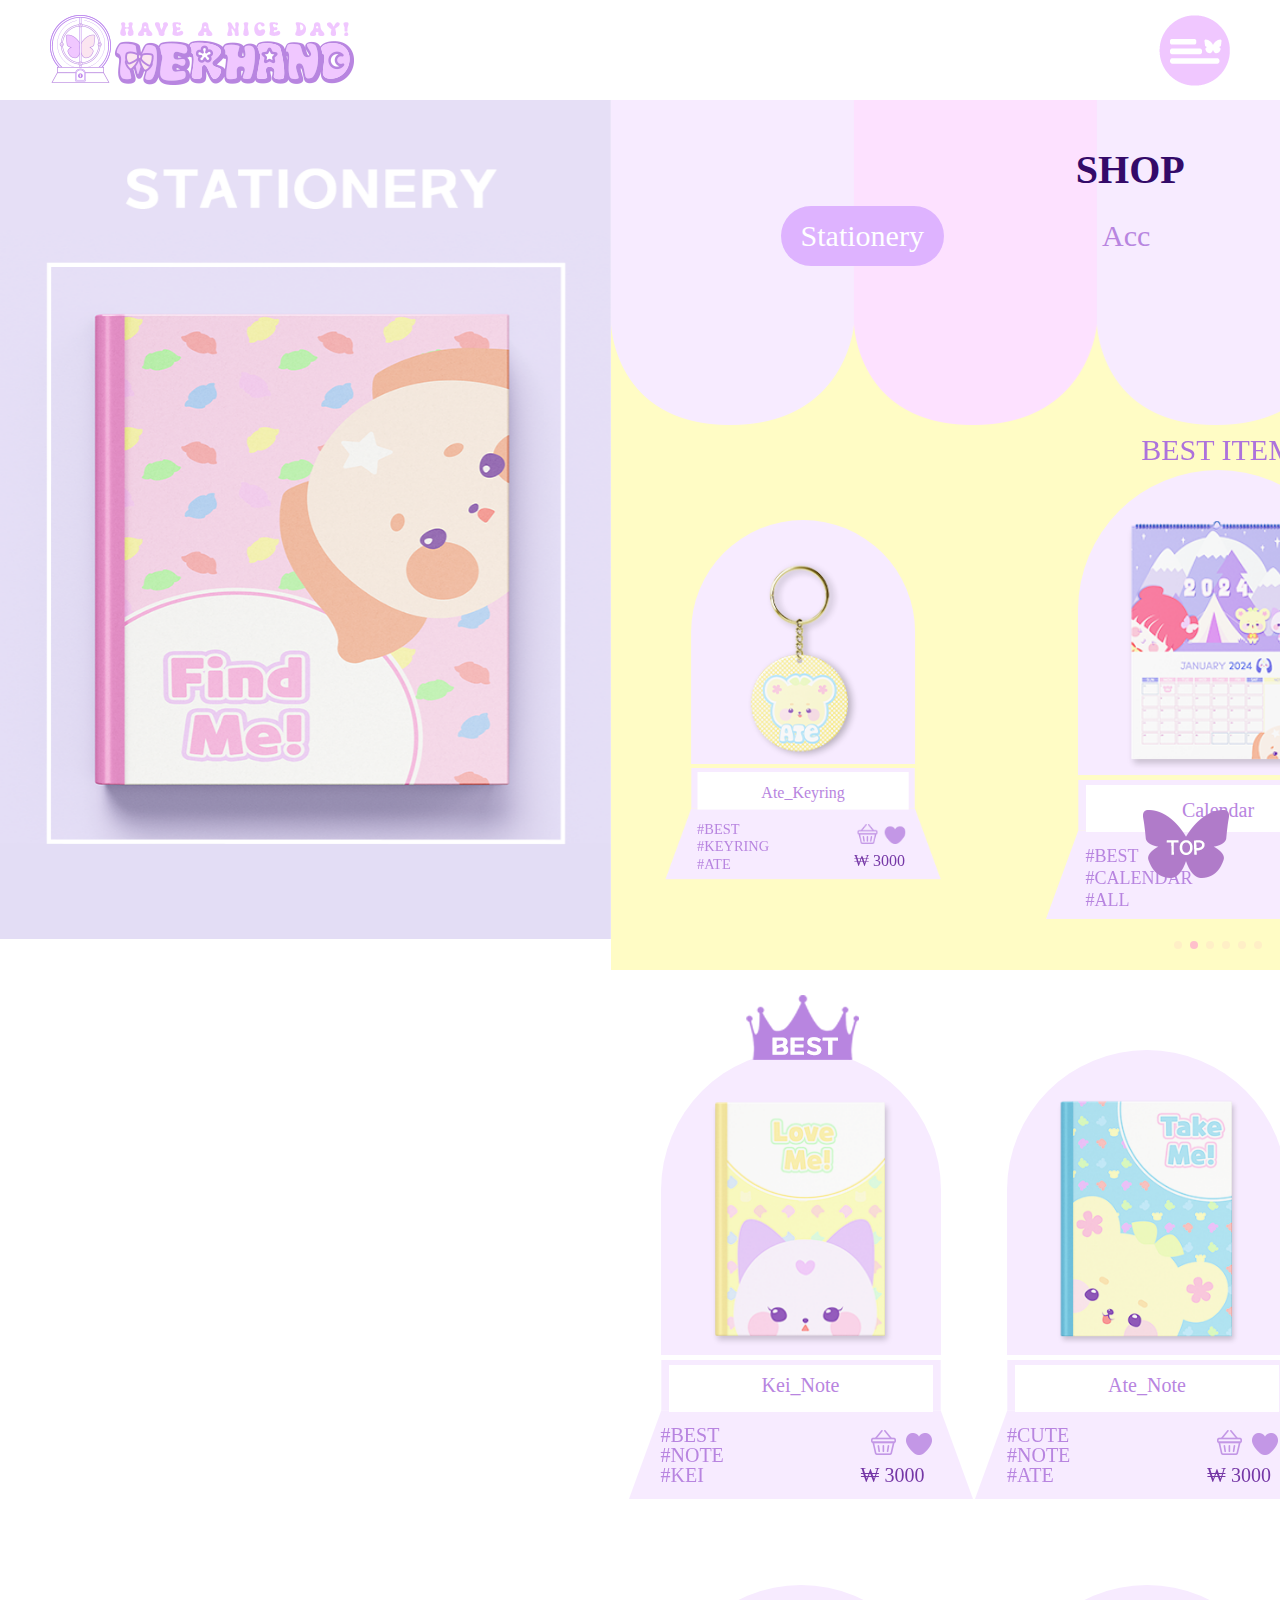
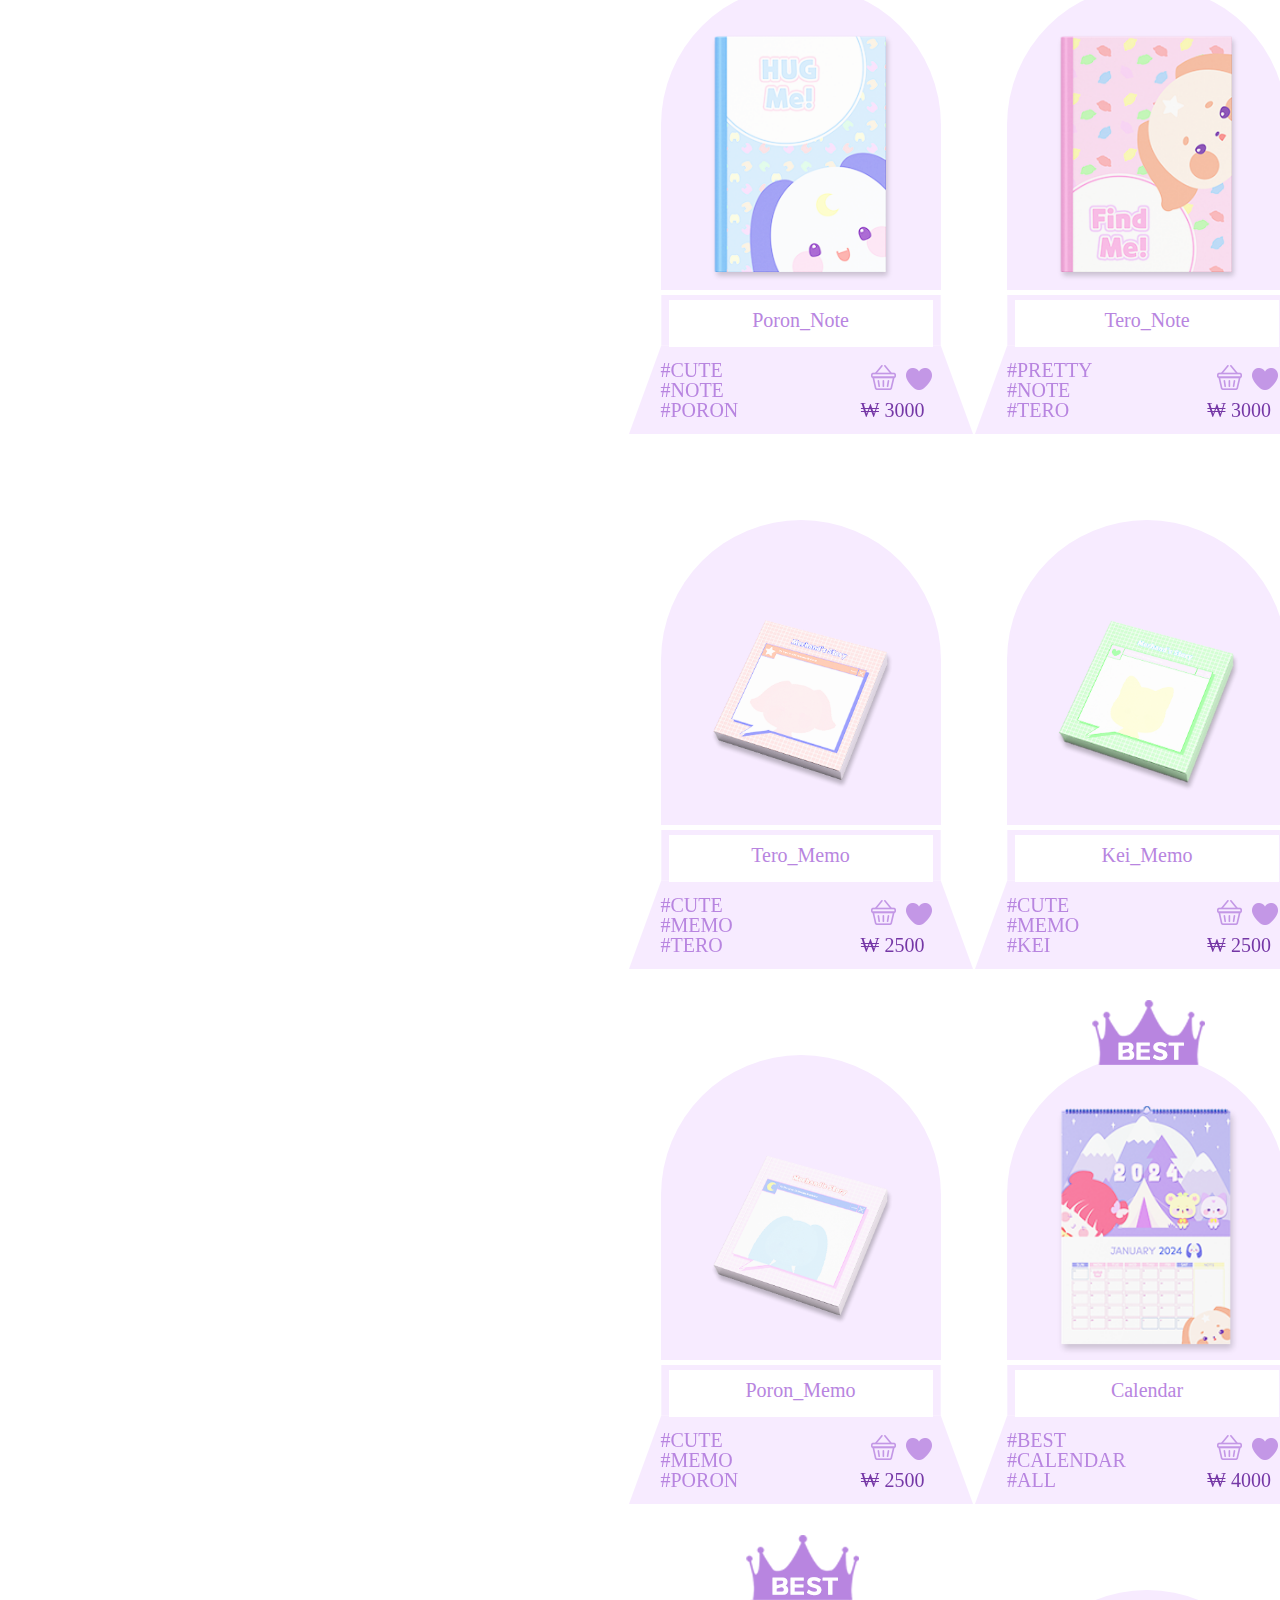
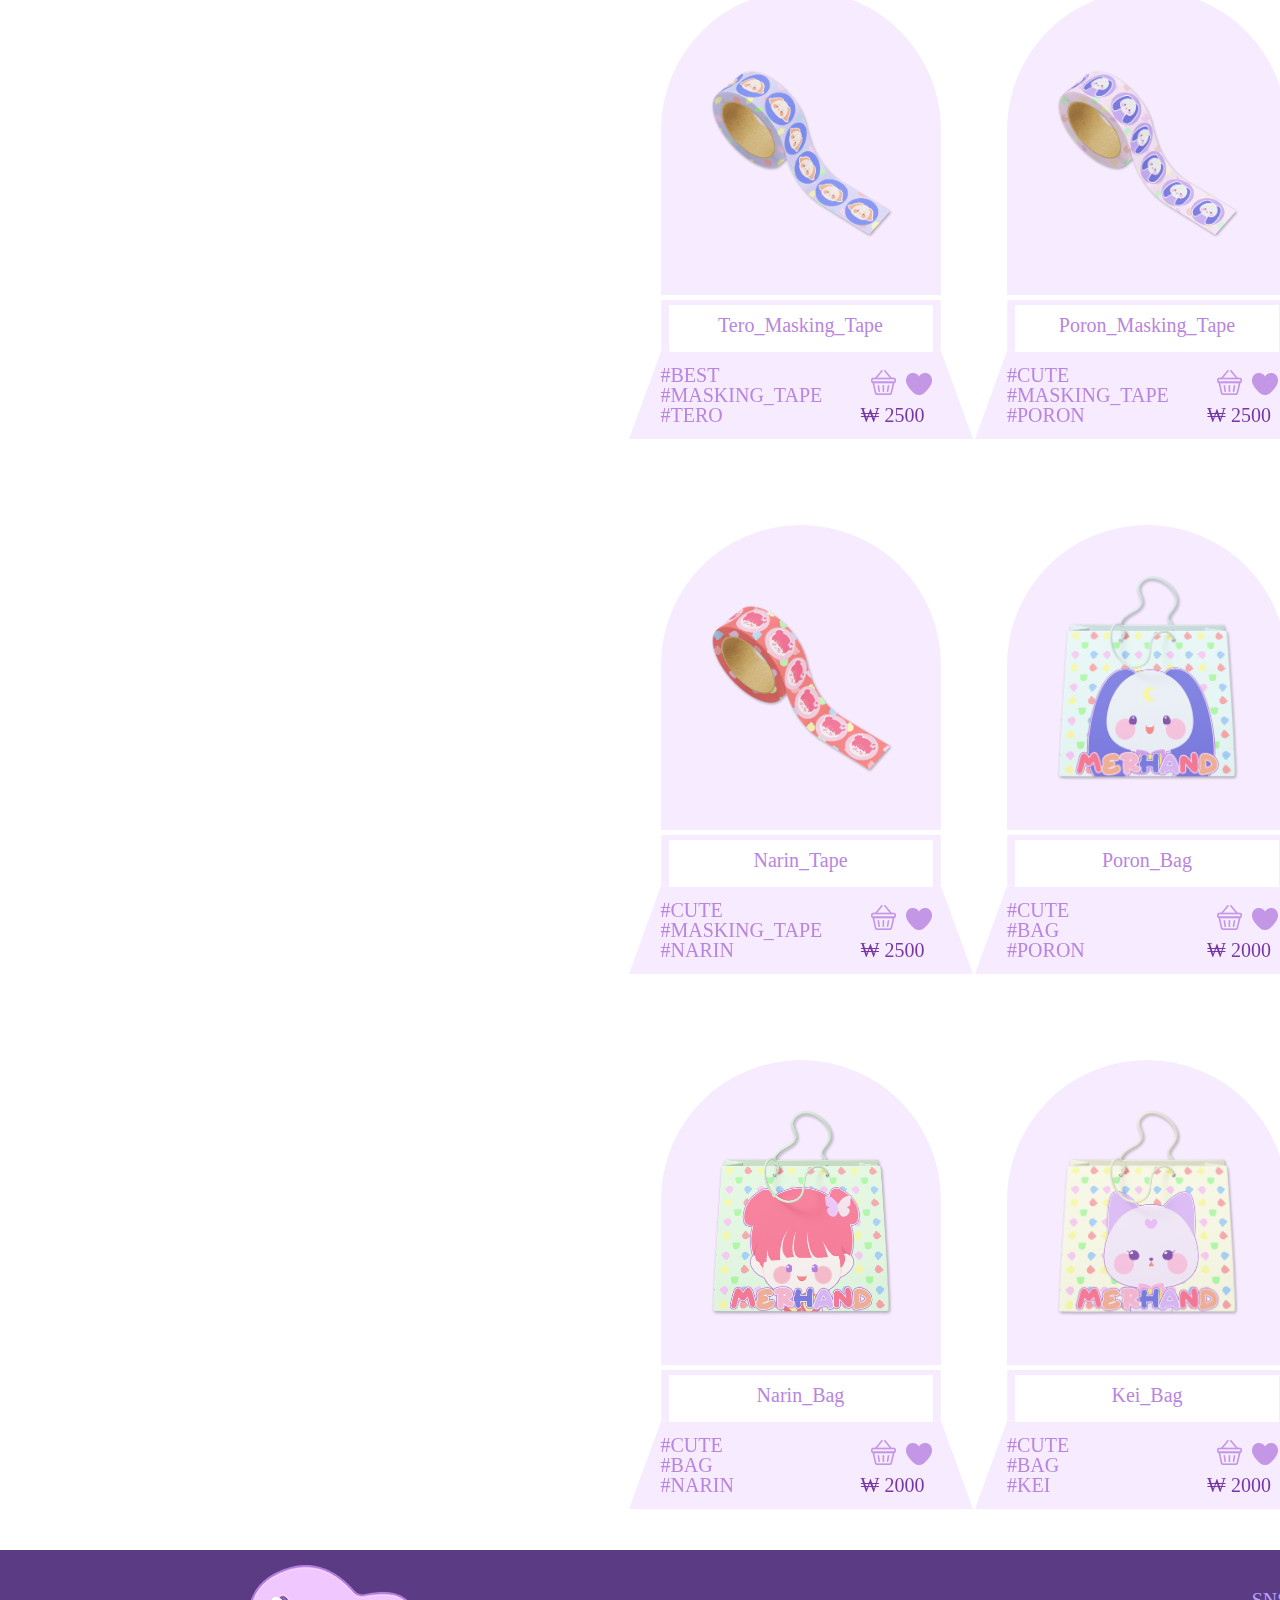
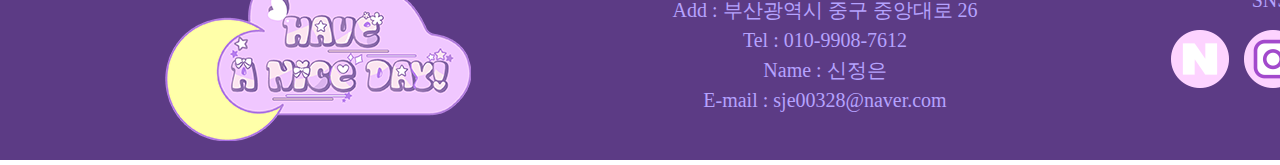
<file: shop.html>
<!DOCTYPE html>
<html lang="ko">

<head>
    <meta charset="UTF-8">
    <meta name="viewport" content="width=1650">
    <title>Merhand/Shop</title>
    <link rel="shortcut icon" href="./favicon/favicon.ico" type="image/x-icon">
    <!-- jquery -->
    <script src="./js/jquery-latest.js"></script>
    <!-- <script src="https://cdnjs.cloudflare.com/ajax/libs/jquery/3.6.0/jquery.min.js"></script> -->
    <!-- 더잠실폰트 -->
    <link href="https://webfontworld.github.io/TheJamsil/TheJamsil.css" rel="stylesheet">
    <!-- 어그로폰트 -->
    <link href="https://webfontworld.github.io/sandbox/SBAggro.css" rel="stylesheet">

    <link href="https://unpkg.com/aos@2.3.1/dist/aos.css" rel="stylesheet">
    <link rel="stylesheet" href="https://unpkg.com/swiper/swiper-bundle.min.css" />
    <link rel="stylesheet" href="./css/shop.css">
</head>

<body>
    <div id="header">
        <div class="h_inner">
            <div class="h_logo">
                <h1><a href="./index.html"><img src="./img/brand/logo_1.png" alt=""></a></h1>
            </div><!--h_logo-->
            <div class="h_hamberger">
                <div class="h_btn">
                    <a href="#none"><img src="./img/header/hamberger_btn.png" alt=""></a>
                </div><!--h_btn-->
                <div class="h_btn_hover">
                    <a href="#none"><img src="./img/header/hamberger_btn_hover.png" alt=""></a>
                </div>
                <!-- h_btn_hover -->
            </div><!--h_hamberger-->
            <div class="sidebar_menu">
                <div class="sidebar_menu_inner">
                    <div class="sidebar_lnb">
                        <h1><a href="./index.html"><img src="./img/header/side_menu_logo.png" alt=""></a></h1>
                        <p>
                            <span class="sidebar_lnb_p_style">Tel</span> : 010-9908-7612 <br>
                            <span class="sidebar_lnb_p_style">E-mail</span> : sje00328@naver.com <br>
                            <span class="sidebar_lnb_p_style">Add</span> : 부산광역시 중구 중앙대로 26
                        </p>
                    </div>

                    <div class="sidebar_rnb">
                        <div class="x_btn">
                            <div class="close_btn">
                                <a href="#none">
                                    <img src="./img/header/x_icon.png" alt="x아이콘">
                                </a>
                            </div><!--close_btn-->
                        </div><!--x_btn-->
                        <div class="sidebar_ul">
                            <ul class="about_menu">
                                <li>
                                    <a href="./brand.html">About us</a>
                                    <ul class="about_menu_inner">
                                        <li><a href="./brand.html">Brand</a></li>
                                        <li><a href="./character.html">Character</a></li>
                                    </ul>
                                </li>
                            </ul>
                            <ul class="shop_menu">
                                <li>
                                    <a href="./shop.html">Shop</a>
                                    <ul class="shop_menu_inner">
                                        <li><a href="./shop.html">Stationery</a></li>
                                        <li><a href="./shop.html">Acc</a></li>
                                        <li><a href="./shop.html">Living</a></li>
                                    </ul>
                                </li>
                            </ul>
                            <ul class="community_menu">
                                <li>
                                    <a href="./community.html">Community</a>
                                    <ul class="shop_menu_inner">
                                        <li><a href="./community.html#notice">Notice</a></li>
                                        <li><a href="./community.html#faq">F&Q</a></li>
                                        <li><a href="./community.html#review">Review</a></li>
                                        <li><a href="./community.html#event">Event</a></li>
                                    </ul>
                                </li>
                            </ul>
                        </div><!--sidebar_ul-->
                    </div><!--sidebar_rnb-->
                </div><!--sidebar_menu_inner-->
            </div><!--sidebar_menu-->
        </div><!--h_inner-->
    </div><!--header-->

    <div id="shop_main">
        <div class="shop_banner">
            <img src="./img/shop/stationery_banner3.png" alt="문구류 배너">
        </div>
        <div class="shop_rnb">
            <div class="shop_best">
                <div class="shop_roof">
                    <!-- <img src="./img/shop/roof.png" alt=""> -->
                    <div class="ul_inner">
                        <h1>SHOP</h1>
                        <ul>
                            <li class="stationery"><a href="./shop.html">Stationery</a></li>
                            <li class="acc"><a href="./shop.html">Acc</a></li>
                            <li class="living"><a href="./shop.html">Living</a></li>
                        </ul>
                    </div>
                </div><!--shop_roof-->
                <div id="shop_slide">
                    <!--마진오토-->
                    <h1>BEST ITEM</h1>
                    <div class="swiper card"><!--swiper는 필수 클래스, 그 옆의 클래스는 보조 클래스-->
                        <div class="swiper-wrapper"><!--swiper-wrapper는 필수 클래스-->
                            <div class="swiper-slide">
                                <!--swiper-slide는 필수 클래스-->
                                <a href="#none">
                                    <div class="img_box ate_keyring">
                                        <img src="./img/shop/ate_keyring.png" alt="">
                                    </div>
                                    <div class="text_box">
                                        <img src="./img/shop/text_box.png" alt="">
                                        <div class="text_box_inner">
                                            <p>Ate_Keyring</p>
                                        </div>
                                    </div>
                                    <div class="keyword">
                                        <p>#BEST<br>#KEYRING<br>#ATE</p>
                                    </div>
                                    <div class="icon">
                                        <div class="cart_icon">
                                            <img src="./img/shop/cart_icon.png" alt="">
                                        </div>
                                        <div class="heart_icon">
                                            <img src="./img/shop/heart_icon.png" alt="">
                                        </div>
                                    </div>
                                    <div class="price">
                                        <p>₩ 3000</p>
                                    </div>
                                </a>
                            </div>
                            <div class="swiper-slide">
                                <a href="#none">
                                    <div class="img_box">
                                        <img src="./img/shop/calendar.png" alt="">
                                    </div>
                                    <div class="text_box">
                                        <img src="./img/shop/text_box.png" alt="">
                                        <div class="text_box_inner">
                                            <p>Calendar</p>
                                        </div>
                                    </div>
                                    <div class="keyword">
                                        <p>#BEST<br>#CALENDAR<br>#ALL</p>
                                    </div>
                                    <div class="icon">
                                        <div class="cart_icon">
                                            <img src="./img/shop/cart_icon.png" alt="">
                                        </div>
                                        <div class="heart_icon">
                                            <img src="./img/shop/heart_icon.png" alt="">
                                        </div>
                                    </div>
                                    <div class="price">
                                        <p>₩ 4500</p>
                                    </div>
                                </a>
                            </div>
                            <div class="swiper-slide">
                                <a href="#none">
                                    <div class="img_box">
                                        <img src="./img/shop/kei_note.png" alt="">
                                    </div>
                                    <div class="text_box">
                                        <img src="./img/shop/text_box.png" alt="">
                                        <div class="text_box_inner">
                                            <p>Kei_Note</p>
                                        </div>
                                    </div>
                                    <div class="keyword">
                                        <p>#BEST<br>#NOTE<br>#KEI</p>
                                    </div>
                                    <div class="icon">
                                        <div class="cart_icon">
                                            <img src="./img/shop/cart_icon.png" alt="">
                                        </div>
                                        <div class="heart_icon">
                                            <img src="./img/shop/heart_icon.png" alt="">
                                        </div>
                                    </div>
                                    <div class="price">
                                        <p>₩ 3000</p>
                                    </div>
                                </a>
                            </div>
                            <div class="swiper-slide">
                                <a href="#none">
                                    <div class="img_box ate_memo">
                                        <img src="./img/shop/ate_memo.png" alt="">
                                    </div>
                                    <div class="text_box">
                                        <img src="./img/shop/text_box.png" alt="">
                                        <div class="text_box_inner">
                                            <p>Ate_Memo</p>
                                        </div>
                                    </div>
                                    <div class="keyword">
                                        <p>#BEST<br>#MEMO<br>#ATE</p>
                                    </div>
                                    <div class="icon">
                                        <div class="cart_icon">
                                            <img src="./img/shop/cart_icon.png" alt="">
                                        </div>
                                        <div class="heart_icon">
                                            <img src="./img/shop/heart_icon.png" alt="">
                                        </div>
                                    </div>
                                    <div class="price">
                                        <p>₩ 2500</p>
                                    </div>
                                </a>
                            </div>
                            <div class="swiper-slide">
                                <a href="#none">
                                    <div class="img_box tero_tape">
                                        <img src="./img/shop/tero_tape.png" alt="">
                                    </div>
                                    <div class="text_box">
                                        <img src="./img/shop/text_box.png" alt="">
                                        <div class="text_box_inner">
                                            <p>Tero_Tape</p>
                                        </div>
                                    </div><!--img_box-->
                                    <div class="keyword">
                                        <p>#BEST<br>#MASKING_TAPE<br>#TERO</p>
                                    </div>
                                    <div class="icon">
                                        <div class="cart_icon">
                                            <img src="./img/shop/cart_icon.png" alt="">
                                        </div>
                                        <div class="heart_icon">
                                            <img src="./img/shop/heart_icon.png" alt="">
                                        </div>
                                    </div>
                                    <div class="price">
                                        <p>₩ 3000</p>
                                    </div>
                                </a>
                            </div>
                            <div class="swiper-slide">
                                <a href="#none">
                                    <div class="img_box">
                                        <img src="./img/shop/ate_bag.png" alt="">
                                    </div>
                                    <div class="text_box">
                                        <img src="./img/shop/text_box.png" alt="">
                                        <div class="text_box_inner">
                                            <p>Ate_Bag</p>
                                        </div>
                                    </div><!--img_box-->
                                    <div class="keyword">
                                        <p>#BEST<br>#BAG<br>#ATE</p>
                                    </div>
                                    <div class="icon">
                                        <div class="cart_icon">
                                            <img src="./img/shop/cart_icon.png" alt="">
                                        </div>
                                        <div class="heart_icon">
                                            <img src="./img/shop/heart_icon.png" alt="">
                                        </div>
                                    </div>
                                    <div class="price">
                                        <p>₩ 2000</p>
                                    </div>
                                </a>
                            </div>
                        </div>
                        <!--도트를 추가하고 싶을때-->
                        <div class="swiper-pagination"></div>
                    </div><!--mb E-->
                    <!--화살표추가-->
                    <div class="swiper-button-next"></div>
                    <div class="swiper-button-prev"></div>
                </div><!--news-->
            </div><!--shop_best-->
            <div class="product">
                <div class="product_boxs">
                    <div class="best_crown">
                        <img src="./img/shop/best_icon.png" alt="">
                    </div>
                    <a href="#none">
                        <div class="product_box">
                            <img src="./img/shop/kei_note.png" alt="">
                        </div>
                        <div class="product_text">
                            <img src="./img/shop/text_box.png" alt="">
                            <div class="product_box_inner">
                                <p>Kei_Note</p>
                            </div>
                        </div>
                        <div class="product_keyword">
                            <p>#BEST<br>#NOTE<br>#KEI</p>
                        </div>
                        <div class="product_icon">
                            <div class="product_cart_icon">
                                <img src="./img/shop/cart_icon.png" alt="">
                            </div>
                            <div class="product_heart_icon">
                                <img src="./img/shop/heart_icon.png" alt="">
                            </div>
                        </div>
                        <div class="product_price">
                            <p>₩ 3000</p>
                        </div>
                    </a>
                </div><!--porduct_boxs-->
                <div class="product_boxs">
                    <a href="#none">
                        <div class="product_box">
                            <img src="./img/shop/ate_note.png" alt="">
                        </div>
                        <div class="product_text">
                            <img src="./img/shop/text_box.png" alt="">
                            <div class="product_box_inner">
                                <p>Ate_Note</p>
                            </div>
                        </div>
                        <div class="product_keyword">
                            <p>#CUTE<br>#NOTE<br>#ATE</p>
                        </div>
                        <div class="product_icon">
                            <div class="product_cart_icon">
                                <img src="./img/shop/cart_icon.png" alt="">
                            </div>
                            <div class="product_heart_icon">
                                <img src="./img/shop/heart_icon.png" alt="">
                            </div>
                        </div>
                        <div class="product_price">
                            <p>₩ 3000</p>
                        </div>
                    </a>
                </div><!--porduct_boxs-->
                <div class="product_boxs">
                    <a href="#none">
                        <div class="product_box">
                            <img src="./img/shop/narin_note.png" alt="">
                        </div>
                        <div class="product_text">
                            <img src="./img/shop/text_box.png" alt="">
                            <div class="product_box_inner">
                                <p>Narin_Note</p>
                            </div>
                        </div>
                        <div class="product_keyword">
                            <p>#PRETTY<br>#NOTE<br>#NARIN</p>
                        </div>
                        <div class="product_icon">
                            <div class="product_cart_icon">
                                <img src="./img/shop/cart_icon.png" alt="">
                            </div>
                            <div class="product_heart_icon">
                                <img src="./img/shop/heart_icon.png" alt="">
                            </div>
                        </div>
                        <div class="product_price">
                            <p>₩ 3000</p>
                        </div>
                    </a>
                </div><!--porduct_boxs-->
            </div><!--product-->
            <div class="product">
                <div class="product_boxs">
                    <a href="#none">
                        <div class="product_box">
                            <img src="./img/shop/poron_note.png" alt="">
                        </div>
                        <div class="product_text">
                            <img src="./img/shop/text_box.png" alt="">
                            <div class="product_box_inner">
                                <p>Poron_Note</p>
                            </div>
                        </div>
                        <div class="product_keyword">
                            <p>#CUTE<br>#NOTE<br>#PORON</p>
                        </div>
                        <div class="product_icon">
                            <div class="product_cart_icon">
                                <img src="./img/shop/cart_icon.png" alt="">
                            </div>
                            <div class="product_heart_icon">
                                <img src="./img/shop/heart_icon.png" alt="">
                            </div>
                        </div>
                        <div class="product_price">
                            <p>₩ 3000</p>
                        </div>
                    </a>
                </div><!--porduct_boxs-->

                <div class="product_boxs">
                    <a href="#none">
                        <div class="product_box">
                            <img src="./img/shop/tero_note.png" alt="">
                        </div>
                        <div class="product_text">
                            <img src="./img/shop/text_box.png" alt="">
                            <div class="product_box_inner">
                                <p>Tero_Note</p>
                            </div>
                        </div>
                        <div class="product_keyword">
                            <p>#PRETTY<br>#NOTE<br>#TERO</p>
                        </div>
                        <div class="product_icon">
                            <div class="product_cart_icon">
                                <img src="./img/shop/cart_icon.png" alt="">
                            </div>
                            <div class="product_heart_icon">
                                <img src="./img/shop/heart_icon.png" alt="">
                            </div>
                        </div>
                        <div class="product_price">
                            <p>₩ 3000</p>
                        </div>
                    </a>
                </div><!--porduct_boxs-->
                <div class="product_boxs">
                    <div class="best_crown">
                        <img src="./img/shop/best_icon.png" alt="">
                    </div>
                    <a href="#none">
                        <div class="product_box memo2">
                            <img src="./img/shop/ate_memo.png" alt="">
                        </div>
                        <div class="product_text">
                            <img src="./img/shop/text_box.png" alt="">
                            <div class="product_box_inner">
                                <p>Ate_Memo</p>
                            </div>
                        </div>
                        <div class="product_keyword">
                            <p>#BEST<br>#MEMO<br>#ATE</p>
                        </div>
                        <div class="product_icon">
                            <div class="product_cart_icon">
                                <img src="./img/shop/cart_icon.png" alt="">
                            </div>
                            <div class="product_heart_icon">
                                <img src="./img/shop/heart_icon.png" alt="">
                            </div>
                        </div>
                        <div class="product_price">
                            <p>₩ 2500</p>
                        </div>
                    </a>
                </div><!--porduct_boxs-->
            </div><!--product-->
            <div class="product">
                <div class="product_boxs">
                    <a href="#none">
                        <div class="product_box memo2">
                            <img src="./img/shop/tero_memo.png" alt="">
                        </div>
                        <div class="product_text">
                            <img src="./img/shop/text_box.png" alt="">
                            <div class="product_box_inner">
                                <p>Tero_Memo</p>
                            </div>
                        </div>
                        <div class="product_keyword">
                            <p>#CUTE<br>#MEMO<br>#TERO</p>
                        </div>
                        <div class="product_icon">
                            <div class="product_cart_icon">
                                <img src="./img/shop/cart_icon.png" alt="">
                            </div>
                            <div class="product_heart_icon">
                                <img src="./img/shop/heart_icon.png" alt="">
                            </div>
                        </div>
                        <div class="product_price">
                            <p>₩ 2500</p>
                        </div>
                    </a>
                </div><!--porduct_boxs-->

                <div class="product_boxs">
                    <a href="#none">
                        <div class="product_box memo2">
                            <img src="./img/shop/kei_memo.png" alt="">
                        </div>
                        <div class="product_text">
                            <img src="./img/shop/text_box.png" alt="">
                            <div class="product_box_inner">
                                <p>Kei_Memo</p>
                            </div>
                        </div>
                        <div class="product_keyword">
                            <p>#CUTE<br>#MEMO<br>#KEI</p>
                        </div>
                        <div class="product_icon">
                            <div class="product_cart_icon">
                                <img src="./img/shop/cart_icon.png" alt="">
                            </div>
                            <div class="product_heart_icon">
                                <img src="./img/shop/heart_icon.png" alt="">
                            </div>
                        </div>
                        <div class="product_price">
                            <p>₩ 2500</p>
                        </div>
                    </a>
                </div><!--porduct_boxs-->
                <div class="product_boxs">
                    <a href="#none">
                        <div class="product_box memo2">
                            <img src="./img/shop/narin_memo.png" alt="">
                        </div>
                        <div class="product_text">
                            <img src="./img/shop/text_box.png" alt="">
                            <div class="product_box_inner">
                                <p>Narin_Memo</p>
                            </div>
                        </div>
                        <div class="product_keyword">
                            <p>#PRETTY<br>#MEMO<br>#NARIN</p>
                        </div>
                        <div class="product_icon">
                            <div class="product_cart_icon">
                                <img src="./img/shop/cart_icon.png" alt="">
                            </div>
                            <div class="product_heart_icon">
                                <img src="./img/shop/heart_icon.png" alt="">
                            </div>
                        </div>
                        <div class="product_price">
                            <p>₩ 2500</p>
                        </div>
                    </a>
                </div><!--porduct_boxs-->
            </div><!--product-->
            <div class="product">
                <div class="product_boxs">
                    <a href="#none">
                        <div class="product_box memo2">
                            <img src="./img/shop/poron_memo.png" alt="">
                        </div>
                        <div class="product_text">
                            <img src="./img/shop/text_box.png" alt="">
                            <div class="product_box_inner">
                                <p>Poron_Memo</p>
                            </div>
                        </div>
                        <div class="product_keyword">
                            <p>#CUTE<br>#MEMO<br>#PORON</p>
                        </div>
                        <div class="product_icon">
                            <div class="product_cart_icon">
                                <img src="./img/shop/cart_icon.png" alt="">
                            </div>
                            <div class="product_heart_icon">
                                <img src="./img/shop/heart_icon.png" alt="">
                            </div>
                        </div>
                        <div class="product_price">
                            <p>₩ 2500</p>
                        </div>
                    </a>
                </div><!--porduct_boxs-->

                <div class="product_boxs">
                    <a href="#none">
                        <div class="best_crown">
                            <img src="./img/shop/best_icon.png" alt="">
                        </div>
                        <div class="product_box">
                            <img src="./img/shop/calendar.png" alt="">
                        </div>
                        <div class="product_text">
                            <img src="./img/shop/text_box.png" alt="">
                            <div class="product_box_inner">
                                <p>Calendar</p>
                            </div>
                        </div>
                        <div class="product_keyword">
                            <p>#BEST<br>#CALENDAR<br>#ALL</p>
                        </div>
                        <div class="product_icon">
                            <div class="product_cart_icon">
                                <img src="./img/shop/cart_icon.png" alt="">
                            </div>
                            <div class="product_heart_icon">
                                <img src="./img/shop/heart_icon.png" alt="">
                            </div>
                        </div>
                        <div class="product_price">
                            <p>₩ 4000</p>
                        </div>
                    </a>
                </div><!--porduct_boxs-->
                <div class="product_boxs">
                    <a href="#none">

                        <div class="product_box tape">
                            <img src="./img/shop/kei_tape.png" alt="">
                        </div>
                        <div class="product_text">
                            <img src="./img/shop/text_box.png" alt="">
                            <div class="product_box_inner">
                                <p>Kei_Masking_Tape</p>
                            </div>
                        </div>
                        <div class="product_keyword">
                            <p>#CUTE<br>#MASKING_TAPE<br>#KEI</p>
                        </div>
                        <div class="product_icon">
                            <div class="product_cart_icon">
                                <img src="./img/shop/cart_icon.png" alt="">
                            </div>
                            <div class="product_heart_icon">
                                <img src="./img/shop/heart_icon.png" alt="">
                            </div>
                        </div>
                        <div class="product_price">
                            <p>₩ 2500</p>
                        </div>
                    </a>
                </div><!--porduct_boxs-->
            </div><!--product-->
            <div class="product">
                <div class="product_boxs">
                    <a href="#none">
                        <div class="best_crown">
                            <img src="./img/shop/best_icon.png" alt="">
                        </div>
                        <div class="product_box  tape">
                            <img src="./img/shop/tero_tape.png" alt="">
                        </div>
                        <div class="product_text">
                            <img src="./img/shop/text_box.png" alt="">
                            <div class="product_box_inner">
                                <p>Tero_Masking_Tape</p>
                            </div>
                        </div>
                        <div class="product_keyword">
                            <p>#BEST<br>#MASKING_TAPE<br>#TERO</p>
                        </div>
                        <div class="product_icon">
                            <div class="product_cart_icon">
                                <img src="./img/shop/cart_icon.png" alt="">
                            </div>
                            <div class="product_heart_icon">
                                <img src="./img/shop/heart_icon.png" alt="">
                            </div>
                        </div>
                        <div class="product_price">
                            <p>₩ 2500</p>
                        </div>
                    </a>
                </div><!--porduct_boxs-->

                <div class="product_boxs">
                    <a href="#none">
                        <div class="product_box  tape">
                            <img src="./img/shop/poron_tape.png" alt="">
                        </div>
                        <div class="product_text">
                            <img src="./img/shop/text_box.png" alt="">
                            <div class="product_box_inner">
                                <p>Poron_Masking_Tape</p>
                            </div>
                        </div>
                        <div class="product_keyword">
                            <p>#CUTE<br>#MASKING_TAPE<br>#PORON</p>
                        </div>
                        <div class="product_icon">
                            <div class="product_cart_icon">
                                <img src="./img/shop/cart_icon.png" alt="">
                            </div>
                            <div class="product_heart_icon">
                                <img src="./img/shop/heart_icon.png" alt="">
                            </div>
                        </div>
                        <div class="product_price">
                            <p>₩ 2500</p>
                        </div>
                    </a>
                </div><!--porduct_boxs-->
                <div class="product_boxs">
                    <a href="#none">
                        <div class="product_box  tape">
                            <img src="./img/shop/ate_tape.png" alt="">
                        </div>
                        <div class="product_text">
                            <img src="./img/shop/text_box.png" alt="">
                            <div class="product_box_inner">
                                <p>Ate_Masking_Tape</p>
                            </div>
                        </div>
                        <div class="product_keyword">
                            <p>#CUTE<br>#MASKING_TAPE<br>#ATE</p>
                        </div>
                        <div class="product_icon">
                            <div class="product_cart_icon">
                                <img src="./img/shop/cart_icon.png" alt="">
                            </div>
                            <div class="product_heart_icon">
                                <img src="./img/shop/heart_icon.png" alt="">
                            </div>
                        </div>
                        <div class="product_price">
                            <p>₩ 2500</p>
                        </div>
                    </a>
                </div><!--porduct_boxs-->
            </div><!--product-->
            <div class="product">
                <div class="product_boxs">
                    <a href="#none">
                        <div class="product_box  tape">
                            <img src="./img/shop/narin_tape.png" alt="">
                        </div>
                        <div class="product_text">
                            <img src="./img/shop/text_box.png" alt="">
                            <div class="product_box_inner">
                                <p>Narin_Tape</p>
                            </div>
                        </div>
                        <div class="product_keyword">
                            <p>#CUTE<br>#MASKING_TAPE<br>#NARIN</p>
                        </div>
                        <div class="product_icon">
                            <div class="product_cart_icon">
                                <img src="./img/shop/cart_icon.png" alt="">
                            </div>
                            <div class="product_heart_icon">
                                <img src="./img/shop/heart_icon.png" alt="">
                            </div>
                        </div>
                        <div class="product_price">
                            <p>₩ 2500</p>
                        </div>
                    </a>
                </div><!--porduct_boxs-->

                <div class="product_boxs">
                    <a href="#none">
                        <div class="product_box">
                            <img src="./img/shop/poron_bag.png" alt="">
                        </div>
                        <div class="product_text">
                            <img src="./img/shop/text_box.png" alt="">
                            <div class="product_box_inner">
                                <p>Poron_Bag</p>
                            </div>
                        </div>
                        <div class="product_keyword">
                            <p>#CUTE<br>#BAG<br>#PORON</p>
                        </div>
                        <div class="product_icon">
                            <div class="product_cart_icon">
                                <img src="./img/shop/cart_icon.png" alt="">
                            </div>
                            <div class="product_heart_icon">
                                <img src="./img/shop/heart_icon.png" alt="">
                            </div>
                        </div>
                        <div class="product_price">
                            <p>₩ 2000</p>
                        </div>
                    </a>
                </div><!--porduct_boxs-->
                <div class="product_boxs">
                    <a href="#none">
                        <div class="product_box">
                            <img src="./img/shop/tero_bag.png" alt="">
                        </div>
                        <div class="product_text">
                            <img src="./img/shop/text_box.png" alt="">
                            <div class="product_box_inner">
                                <p>Tero_Bag</p>
                            </div>
                        </div>
                        <div class="product_keyword">
                            <p>#CUTE<br>#BAG<br>#TERO</p>
                        </div>
                        <div class="product_icon">
                            <div class="product_cart_icon">
                                <img src="./img/shop/cart_icon.png" alt="">
                            </div>
                            <div class="product_heart_icon">
                                <img src="./img/shop/heart_icon.png" alt="">
                            </div>
                        </div>
                        <div class="product_price">
                            <p>₩ 2000</p>
                        </div>
                    </a>
                </div><!--porduct_boxs-->
            </div><!--product-->
            <div class="product">
                <div class="product_boxs">
                    <a href="#none">
                        <div class="product_box">
                            <img src="./img/shop/narin_bag.png" alt="">
                        </div>
                        <div class="product_text">
                            <img src="./img/shop/text_box.png" alt="">
                            <div class="product_box_inner">
                                <p>Narin_Bag</p>
                            </div>
                        </div>
                        <div class="product_keyword">
                            <p>#CUTE<br>#BAG<br>#NARIN</p>
                        </div>
                        <div class="product_icon">
                            <div class="product_cart_icon">
                                <img src="./img/shop/cart_icon.png" alt="">
                            </div>
                            <div class="product_heart_icon">
                                <img src="./img/shop/heart_icon.png" alt="">
                            </div>
                        </div>
                        <div class="product_price">
                            <p>₩ 2000</p>
                        </div>
                    </a>
                </div><!--porduct_boxs-->

                <div class="product_boxs">
                    <a href="#none">
                        <div class="product_box">
                            <img src="./img/shop/kei_bag.png" alt="">
                        </div>
                        <div class="product_text">
                            <img src="./img/shop/text_box.png" alt="">
                            <div class="product_box_inner">
                                <p>Kei_Bag</p>
                            </div>
                        </div>
                        <div class="product_keyword">
                            <p>#CUTE<br>#BAG<br>#KEI</p>
                        </div>
                        <div class="product_icon">
                            <div class="product_cart_icon">
                                <img src="./img/shop/cart_icon.png" alt="">
                            </div>
                            <div class="product_heart_icon">
                                <img src="./img/shop/heart_icon.png" alt="">
                            </div>
                        </div>
                        <div class="product_price">
                            <p>₩ 2000</p>
                        </div>
                    </a>
                </div><!--porduct_boxs-->
                <div class="product_boxs">
                    <div class="best_crown">
                        <img src="./img/shop/best_icon.png" alt="">
                    </div>
                    <a href="#none">
                        <div class="product_box">
                            <img src="./img/shop/ate_bag.png" alt="">
                        </div>
                        <div class="product_text">
                            <img src="./img/shop/text_box.png" alt="">
                            <div class="product_box_inner">
                                <p>Ate_Bag</p>
                            </div>
                        </div>
                        <div class="product_keyword">
                            <p>#BEST<br>#BAG<br>#ATE</p>
                        </div>
                        <div class="product_icon">
                            <div class="product_cart_icon">
                                <img src="./img/shop/cart_icon.png" alt="">
                            </div>
                            <div class="product_heart_icon">
                                <img src="./img/shop/heart_icon.png" alt="">
                            </div>
                        </div>
                        <div class="product_price">
                            <p>₩ 2000</p>
                        </div>
                    </a>
                </div><!--porduct_boxs-->
            </div><!--product-->
        </div><!--shop_rnb-->
    </div><!--shop_rnb-->

    <div class="footer">
        <div class="f_inner">
            <div class="f_content">
                <div class="f_slogan">
                    <h1><img src="./img/footer_img/footer_slogan.png" alt=""></h1>
                </div>
                <div class="f_about">
                    <p>
                        Add : 부산광역시 중구 중앙대로 26<br>
                        Tel : 010-9908-7612<br>
                        Name : 신정은<br>
                        E-mail : sje00328@naver.com
                    </p>
                </div>
                <div class="f_sns">
                    <p>SNS</p>
                    <ul>
                        <li><a href="https://www.naver.com/" target="_blank"><img src="./img/footer_img/naver_logo.png"
                                    alt=""></a></li>
                        <li><a href="https://www.instagram.com/" target="_blank"><img
                                    src="./img/footer_img/instar_logo.png" alt=""></a></li>
                        <li><a href="https://www.kakaocorp.com/page/service/service/KakaoTalk" target="_blank"><img
                                    src="./img/footer_img/kakao_logo.png" alt=""></a></li>
                    </ul>
                </div>
            </div>
        </div>
    </div><!--footer-->

    <div class="fixed_box">
        <a href="#top" class="top_btn"><!--href부분은 이미지를 감싼 div에 있는 id이름과 동일하게 설정.-->
            <img src="img/shop/top.png" alt="top">
        </a>
    </div>

    <!-- ajax jquery -->
    <script src="https://ajax.googleapis.com/ajax/libs/jquery/2.2.4/jquery.min.js"></script>
    <script src="https://unpkg.com/aos@2.3.1/dist/aos.js"></script>
    <!--스와이퍼-->
    <script src="https://unpkg.com/swiper/swiper-bundle.min.js"></script>
    <script src="./js/shop.js"></script>

</body>

</html>
</file>
<file: css/brand.css>
@charset "utf-8";
/* 
어그로체
font-family: 'SBAggro'; 
300 500 700
*/

* {
    padding: 0;
    margin: 0;
}

ul,
ol {
    list-style: none;
}

img,
video,
iframe {
    vertical-align: middle;
}

a {
    text-decoration: none;
    color: #000;
    cursor: url(../img/cursor/cursor_heart.cur), auto;
}

/* overflow hiddne을 통해 먼저 브라우저 옆의 스크롤 바를 숨긴다. */
/* 보이는 html과 body를 100%로 지정하고, 각 섹션 역시 100%로 지정하면, 한 섹션이 브라우저 가득 화면을 채우게 된다. */
html {
    overflow: hidden;

}

html,
body {
    display: block;
    width: 100%;
    height: 100%;
    margin: 0;
    cursor: url(../img/cursor/cursor.cur), auto;
}

.section {
    width: 100%;
    height: 100%;
    position: relative;
    overflow: hidden;
}

h1 {
    text-align: center;
    color: #b885e0;
    font-family: 'SBAggro';
    font-weight: 500;
    font-size: 40px;

}

body {
    min-width: 1650px;
    font-family: 'TheJamsil';
    font-size: 20px;
    line-height: 40px;
    color: #340a69;
    -ms-overflow-style: none;
}

::-webkit-scrollbar {
    display: none;
}

/* html {
    overflow: hidden;
} */

.h_logo {
    padding-left: 50px;
}

.h_inner {
    height: 100px;
    display: flex;
    justify-content: space-between;
    align-items: center;
    position: relative;
}


.h_btn {
    opacity: 1;
    position: fixed;
    top: 15px;
    right: 50px;
    z-index: 200;
}

.h_hamberger .h_btn_hover {
    /* display: none; */
    opacity: 0;
    position: fixed;
    top: 15px;
    right: 50px;
    z-index: 200;
}

.h_hamberger:hover .h_btn {
    /* display: none; */
    opacity: 1;
}

.h_hamberger:hover .h_btn_hover {
    /* display: block; */
    opacity: 1;
    transition: all 0.5s;
}

.sidebar_menu {
    display: none;
    width: 100%;
    height: 100%;
    position: absolute;
    top: 0;
    right: -100%;
    z-index: 600;
    position: fixed;
}

.x_btn {
    display: flex;
    justify-content: right;
}

/* .close_btn {
    width: 25px;
    height: 25px;
    margin: 10px;
    padding-right: 25px;
} */

/* .close_btn>a {
    display: block;
    width: 100%;
    height: 100%;
} */

.sidebar_menu_inner {
    display: flex;
}

.sidebar_lnb {
    width: 50%;
    height: 100vh;
    padding-top: 300px;
    font-family: 'SBAggro';
    font-size: 24px;
    font-weight: 300;
    color: #d0a1f5;
    text-align: center;
    background-color: #fee9ff;

}

.sidebar_lnb p {
    line-height: 60px;
}

.sidebar_lnb h1 {
    padding-bottom: 50px;
}

.sidebar_lnb_p_style {
    font-weight: 500;
}

.sidebar_rnb {
    width: 50%;
    height: 100vh;
    background-color: #fdd3ff;
}

.x_btn {
    display: flex;
    justify-content: right;
    padding-top: 25px;
    padding-right: 40px;
}

.sidebar_ul {
    padding-top: 150px;
}

.about_menu,
.shop_menu,
.community_menu {
    display: flex;
    font-family: 'SBAggro';
    font-weight: 500;
    font-size: 50px;
    text-align: center;
    justify-content: center;
    line-height: 55px;
    padding-bottom: 35px;

}

.about_menu li,
.shop_menu li,
.community_menu li {
    padding-right: 30px;
    padding-top: 10px;
}

.about_menu li a,
.shop_menu li a,
.community_menu li a {
    color: #b885e0;

}

.about_menu_inner,
.shop_menu_inner,
.community_menu_inner {
    display: flex;
    font-weight: 300;
    font-size: 30px;
    padding-left: 20px;

}

.about_menu_inner li a,
.shop_menu_inner li a,
.community_menu_inner li a {
    background-image: linear-gradient(transparent calc(100% - 3px), #000 3px);
    background-repeat: no-repeat;
    background-size: 0% 100%;
    transition: background-size 0.5s;
    color: #000;
    cursor: pointer;
    background-image: linear-gradient(transparent 85%, #deb3ff 15%);
}

.about_menu_inner li a,
.shop_menu_inner li a,
.community_menu_inner li a {
    color: #e1acff;
}

.about_menu_inner li a:hover,
.shop_menu_inner li a:hover,
.community_menu_inner li a:hover {
    background-size: 100% 100%;
    color: white;
    cursor: url(../img/cursor/cursor_heart.cur), auto;
}

/* banner */
#banner {
    background: url(../img/brand/banner_bg.jpg) no-repeat;
    height: 870px;
    width: 100%;
    overflow: hidden;
}

#banner .white_cloud {
    position: relative;
    z-index: 30;
}

#banner .white_cloud .white_cloud1 {
    position: absolute;
    top: 80px;
    left: 100px;
    animation: cloud_move linear 1s infinite alternate-reverse;
    animation-delay: 0.2s;
}

#banner .white_cloud .white_cloud2 {
    position: absolute;
    top: 20px;
    right: 100px;
    animation: cloud_move linear 1s infinite alternate-reverse;
    animation-delay: 1.3s;
}

@keyframes cloud_move {
    0% {
        transform: translateY(-15px);
    }

    50% {
        transform: translateY(-7px);
    }

    100% {
        transform: translateY(0px)
    }
}


#banner .trees {
    position: relative;
}

#banner .trees .tree_img1 {
    position: absolute;
    top: 0;
    left: -250px;
}

#banner .trees .tree_img2 {
    position: absolute;
    top: 400px;
    left: 100px;
}

#banner .trees .tree_img3 {
    position: absolute;
    top: 450px;
    right: 200px;
}

#banner .trees .tree_img4 {
    position: absolute;
    top: 0px;
    right: -260px;
}

#banner .cloud {
    position: relative;
}

@keyframes cloud_move1 {
    0% {
        transform: translateY(-25px);
    }

    50% {
        transform: translateY(-10px);
    }

    100% {
        transform: translateY(0px)
    }
}

@keyframes cloud_move2 {
    0% {
        transform: translateY(-25px);
    }

    50% {
        transform: translateY(-10px);
    }

    100% {
        transform: translateY(0px)
    }
}

#banner .cloud .cloud_img1 {
    position: absolute;
    top: 570px;
    left: 0;
    z-index: 20;
    animation: cloud_move1 linear 1s infinite alternate-reverse;

}

#banner .cloud .cloud_img2 {
    position: absolute;
    top: 590px;
    left: -200px;
    z-index: 19;
    animation: cloud_move2 linear 1s infinite alternate-reverse;
    animation-delay: 1s;

}

.ball {
    z-index: 50;
    animation: cloud_move linear 1s infinite alternate-reverse;
}

.stars {
    position: relative;
}

.star1 {
    position: absolute;
}

@keyframes ate_move {
    0% {
        transform: translateY(0px);
    }


    100% {
        transform: translateY(450px);
    }
}

@keyframes ate_body_move {
    0% {
        transform: rotate(-15deg);
    }

    50% {
        transform: rotate(-25deg)
    }

    100% {
        transform: rotate(-35deg);
    }
}

#banner .ate {
    position: relative;
    animation: ate_move linear 0.5s 1 alternate-reverse;
}

#banner .ate .ate_face {
    position: absolute;
    top: 305px;
    left: 560px;

}

#banner .ate .ate_body {
    position: absolute;
    top: 600px;
    left: 1050px;
    animation: ate_body_move linear 1s infinite alternate-reverse;
    transform-origin: 10% bottom;
}

@keyframes b_logo_move {
    0% {
        transform: translateY(-10px);
    }

    50% {
        transform: translateY(-5px);
    }

    100% {
        transform: translateY(0px)
    }
}

#banner .b_logo {
    position: relative;
}

#banner .b_logo .logo_img {
    position: absolute;
    top: 100px;
    left: 400px;
    z-index: 20;
    animation: b_logo_move linear 1s infinite alternate-reverse;
}

/* about */
#about {
    background-color: #e5a4ff;
    padding-top: 200px;
    padding-bottom: 100px;
    height: 970px;
    box-sizing: border-box;
    width: 100%;
    height: 100%;
}

.a_box {
    position: relative;

}

.skewer_img {
    position: absolute;
    top: 80px;
    left: 750px;
}

.heart1_img {
    position: absolute;
    top: 80px;
    left: 410px;
}

.heart2_img {
    position: absolute;
    top: 150px;
    left: 430px;
}

.happy_img {
    position: absolute;
    top: 70px;
    left: 530px;
}

.merhand_img_sticker {
    position: absolute;
    top: 10px;
    right: 310px;
}

.a_inner {
    width: 1320px;
    margin: 0 auto;
    display: flex;
    justify-content: space-around;
    background-color: #ffffa9;
    height: 560px;
    box-sizing: border-box;
    box-shadow: 5px 5px 20px rgba(0, 0, 0, 0.3);
}

/* @keyframes about_move{
    0%{
        transform: translateY(-);
    }
    100%{}
} */
.tape {
    position: relative;

}

.tape .tape_img {
    position: absolute;
    top: -50px;
    left: 800px;
    z-index: 50;
}

.about_text {
    width: 450px;
    height: 375px;
    background-color: white;

}

.about_text p {
    font-weight: 300;
    text-align: center;
}

.about_img {
    padding-top: 60px;
    box-sizing: border-box;
}

.about_text {
    margin-top: 70px;
    padding-top: 95px;
    padding-left: 50px;
    padding-right: 50px;
    box-sizing: border-box;
}

/* character */
#character {
    background-color: #e5a4ff;
    padding-top: 100px;
    padding-bottom: 100px;
    height: 970px;
    box-sizing: border-box;
    width: 100%;
    height: 100%;
}

.c_inner {
    width: 1320px;
    margin: 0 auto;
}

.c_flex1 {
    display: flex;
    justify-content: space-around;
}

.c_flex2 {
    padding-top: 50px;
    display: flex;
    justify-content: space-around;
    box-sizing: border-box;
}

.ate_card_bg {
    margin-left: 220px;
}

.tero_card_bg {
    margin-right: 220px;
}

.ate_card_bg,
.tero_card_bg,
.poron_card_bg,
.narin_card_bg,
.kei_card_bg {
    width: 381px;
    height: 322px;
    border-radius: 33px;
    display: flex;
    justify-content: center;
    position: relative;
    box-shadow: 5px 5px 10px rgba(0, 0, 0, 0.3);
}

.ate_card_bg {
    background-color: #ffffa9;
}

.tero_card_bg {
    background-color: #f9b39d;
}

.poron_card_bg {
    background-color: #8383e5;
}

.narin_card_bg {
    background-color: #f9738a;
}

.kei_card_bg {
    background-color: #dcbbfc;
}

.card_inner {
    background-color: white;
    width: 333px;
    height: 231px;
    border-radius: 33px;
    margin-top: 25px;

}

.ate_card_bg a,
.tero_card_bg a,
.poron_card_bg a,
.narin_card_bg a,
.kei_card_bg a {
    display: inline-block;
    text-align: center;
}

.ate_name,
.tero_name,
.poron_name,
.narin_name,
.kei_name {
    padding-top: 5px;
    padding-left: 5px;
}

.ate_card_bg .card_inner,
.tero_card_bg .card_inner,
.poron_card_bg .card_inner,
.narin_card_bg .card_inner,
.kei_card_bg .card_inner {
    overflow: hidden;
}

.ate_card_bg:hover,
.tero_card_bg:hover,
.poron_card_bg:hover,
.narin_card_bg:hover,
.kei_card_bg:hover {
    transform: translateY(-25px);
    transition: all 0.2s ease-in;
}


.ate_card_bg:hover img,
.tero_card_bg:hover img,
.poron_card_bg:hover img,
.narin_card_bg:hover img,
.kei_card_bg:hover img {
    transform: scale(1.1, 1.1);
    transition: all 0.2s ease-in;
}

.ate_card_bg:hover .ate_name,
.tero_card_bg:hover .tero_name,
.poron_card_bg:hover .poron_name,
.narin_card_bg:hover .narin_name,
.kei_card_bg:hover .kei_name {
    display: none;
}

.ate_card_bg:hover .card_click_text,
.tero_card_bg:hover .card_click_text,
.poron_card_bg:hover .card_click_text,
.narin_card_bg:hover .card_click_text,
.kei_card_bg:hover .card_click_text {
    display: block;
}

.card_click_text {
    display: none;
    position: absolute;
    width: 142px;
    height: 57px;
    border-radius: 28px;
    background-color: white;
    top: 260px;
    left: 50%;
    margin-left: -71px;
    text-align: center;

}

.card_click_text a {
    color: #b885e0;
    font-size: 30px;
    display: block;
    padding-top: 10px;
    font-weight: 500;
}

.c_text {
    text-align: center;
    padding-top: 50px;
    color: white;
    font-weight: 400;
    box-sizing: border-box;
}

/* keyword */

#keyword {
    background-color: #ffffa9;
    height: 970px;
    box-sizing: border-box;
    padding-top: 50px;
    width: 100%;
    height: 100%;
}

#keyword h1 {
    text-align: center;
    color: #b885e0;
    font-family: 'SBAggro';
    font-weight: 500;
    font-size: 40px;
}

/* .k_inner {
    width: 1320px;
    margin: 0 auto;
} */

/* ate */
.k_cloud {
    position: relative;
}

.k_cloud p {
    color: white;
    font-family: 'SBAggro';
    font-weight: 500;
    font-size: 37px;
}

.k_cloud1 {
    position: absolute;
    top: 50px;
    right: 200px;
    animation: cloud_move1 linear 1s infinite alternate-reverse;
    animation-delay: .1s;
}

.k_cloud1 p {

    position: absolute;
    top: 100px;
    right: 130px;
}

.k_ate {
    position: absolute;
    top: 0px;
    right: 240px;
    animation: face_rotate linear 1s infinite alternate-reverse;
    animation-delay: 0.1s;
    transform-origin: right bottom;
}

@keyframes face_rotate {
    0% {
        transform: rotate(-5deg);
    }

    100% {
        transform: rotate(5deg);
    }
}

/* kei */
.k_cloud2 {
    position: absolute;
    top: 400px;
    right: 50px;
    animation: cloud_move1 linear 1s infinite alternate-reverse;
    animation-delay: .2s;
}

.k_cloud2 p {
    position: absolute;
    top: 100px;
    right: 150px;
}

.k_kei {
    position: absolute;
    top: 10px;
    right: 50px;
    animation: face_rotate linear 1s infinite alternate-reverse;
    animation-delay: .2s;
}

/* narin */
.k_cloud3 {
    position: absolute;
    top: 650px;
    right: 390px;
    animation: cloud_move1 linear 1s infinite alternate-reverse;
    animation-delay: .3s;
}

.k_cloud3 p {
    position: absolute;
    top: 100px;
    right: 170px;
}

.k_narin {
    position: absolute;
    top: 10px;
    right: 50px;
    animation: face_rotate linear 1s infinite alternate-reverse;
    animation-delay: 0.3s;
    transform-origin: left bottom;
}

/* tero */
.k_cloud4 {
    position: absolute;
    top: 100px;
    left: 100px;
    animation: cloud_move1 linear 1s infinite alternate-reverse;
    animation-delay: .4s;
}

.k_cloud4 p {
    position: absolute;
    top: 100px;
    left: 70px;
}

.k_tero {
    position: absolute;
    top: 0px;
    left: 200px;
    animation: face_rotate linear 1s infinite alternate-reverse;
    animation-delay: 0.4s;
    transform-origin: left bottom;
}


.k_cloud5 {
    position: absolute;
    top: 500px;
    left: 50px;
    animation: cloud_move1 linear 1s infinite alternate-reverse;
    animation-delay: .5s;
}

.k_cloud5 p {
    position: absolute;
    top: 100px;
    left: 100px;
}

.k_poron {
    position: absolute;
    top: -10px;
    left: -30px;
    animation: face_rotate linear 1s infinite alternate-reverse;
    animation-delay: 0.5s;
    transform-origin: right bottom;
}

.k_sun {
    position: relative;
}

.sun_img {
    position: absolute;
    /* top: 485px;
    left: 960px; */
    top: 165px;
    left: 50%;
    margin-left: -213px;
    box-sizing: border-box;
    padding: 20px;
    text-align: center;
    padding-top: 60px;
}

.sun {
    position: absolute;
    /* top: 485px;
    left: 960px; */
    top: 250px;
    margin-left: -166.5px;
    left: 50%;
    background-color: white;
    border-radius: 50%;
    width: 333px;
    height: 333px;
    box-sizing: border-box;
    padding: 20px;
    text-align: center;
    padding-top: 60px;
}

.p_s_1 {
    position: absolute;
    top: 80px;
    left: 50%;
    margin-left: -53.5px;
    animation: sun2 linear 2s infinite alternate-reverse;
}

.p_s_2 {
    position: absolute;
    top: 200px;
    left: 35%;
    margin-left: -37.45px;
    animation: sun2 linear 2s infinite alternate-reverse;
}

.p_s_3 {
    position: absolute;
    top: 200px;
    right: 35%;
    margin-right: -37.45px;
    animation: sun2 linear 2s infinite alternate-reverse;
}

.p_s_4 {
    position: absolute;
    top: 520px;
    right: 35%;
    margin-right: -37.45px;
    animation: sun2 linear 2s infinite alternate-reverse;
}

.p_s_5 {
    position: absolute;
    top: 520px;
    left: 35%;
    margin-left: -15px;
    animation: sun2 linear 2s infinite alternate-reverse;
}

.p_s_6 {
    position: absolute;
    top: 650px;
    left: 50%;
    margin-left: -53.5px;
    animation: sun2 linear 2s infinite alternate-reverse;
}

.pur_s_1 {
    position: absolute;
    top: 150px;
    left: 45%;
    margin-left: -70px;
    animation: sun linear 2s infinite alternate-reverse;
}

.pur_s_2 {
    position: absolute;
    top: 150px;
    right: 45%;
    margin-right: -70px;
    animation: sun linear 2s infinite alternate-reverse;
}

.pur_s_3 {
    position: absolute;
    top: 400px;
    left: 20%;
    margin-left: 230px;
    animation: sun linear 2s infinite alternate-reverse;
}



.pur_s_4 {
    position: absolute;
    top: 400px;
    right: 20%;
    margin-right: 230px;
    animation: sun linear 2s infinite alternate-reverse;
}

.pur_s_5 {
    position: absolute;
    top: 635px;
    left: 45%;
    margin-left: -70px;
    animation: sun linear 2s infinite alternate-reverse;
}

.pur_s_6 {
    position: absolute;
    top: 635px;
    right: 45%;
    margin-right: -70px;
    animation: sun linear 2s infinite alternate-reverse;
}


/* .pink_sun {
    position: absolute;
    top: 80px;
    margin-left: -302.5px;
    left: 50%;
    animation: sun2 linear 1s infinite alternate-reverse;
}

.purple_sun {
    position: absolute;
    top: 140px;
    margin-left: -315.5px;
    left: 50%;
    animation: sun linear 1s infinite alternate-reverse;
} */

/* .pink_sun {
    position: absolute;
    top: 80px;
    margin-left: -302.5px;
    left: 50%;

}

.purple_sun {
    position: absolute;
    top: 140px;
    margin-left: -315.5px;
    left: 50%;
    animation: sun linear 1s infinite alternate-reverse;
} */


@keyframes sun {
    0% {
        transform: scale(1.0, 1.0) rotate(36deg);
        transform-origin: 50% 50%;
    }

    10% {
        transform: scale(1.1, 1.1) rotate(72deg);
        transform-origin: 50% 50%;
    }

    20% {
        transform: scale(1.2, 1.2) rotate(108deg);
        transform-origin: 50% 50%;
    }

    30% {
        transform: scale(1.3, 1.3) rotate(144deg);
        transform-origin: 50% 50%;
    }

    40% {
        transform: scale(1.4, 1.4) rotate(180deg);
        transform-origin: 50% 50%;
    }

    50% {
        transform: scale(1.5, 1.5) rotate(216deg);
        transform-origin: 50% 50%;
    }

    60% {
        transform: scale(1.6, 1.6) rotate(252deg);
        transform-origin: 50% 50%;
    }

    70% {
        transform: scale(1.7, 1.7) rotate(288deg);
        transform-origin: 50% 50%;
    }

    80% {
        transform: scale(1.8, 1.8) rotate(288deg);
        transform-origin: 50% 50%;
    }

    90% {
        transform: scale(1.9, 1.9) rotate(324deg);
        transform-origin: 50% 50%;

    }

    100% {
        transform: scale(2.0, 2.0) rotate(360deg);
        transform-origin: 50% 50%;


    }

}

/* .pink_sun {
    padding-top: 485px;
    animation: sun_rotate 6s linear infinite;

}

@keyframes sun_rotate {
    100% {
        transform: rotate(360deg);
    }
} */

@keyframes sun2 {

    0% {
        transform: scale(1.0, 1.0);
    }

    10% {
        transform: scale(0.95, 0.95);
    }

    20% {
        transform: scale(0.9, 0.9);
    }

    30% {
        transform: scale(0.85, 0.85);
    }

    40% {
        transform: scale(0.8, 0.8);
    }

    50% {
        transform: scale(0.75, 0.75);
    }


    60% {
        transform: scale(0.7, 0.7);
    }

    70% {
        transform: scale(0.65, 0.65);
    }

    80% {
        transform: scale(0.6, 0.6);
    }

    90% {
        transform: scale(0.55, 0.55);
    }

    100% {
        transform: scale(0.5, 0.5);
    }

}

/* identity */
#identity {
    background-color: #fdd3ff;
}

.i_inner {
    width: 1320px;
    height: 970px;
    margin: 0 auto;
    text-align: center;
    box-sizing: border-box;
    padding: 35px 0
}

.i_circle {
    padding-top: 70px;
    width: 900px;
    height: 900px;
    margin: 0 auto;
    border-radius: 50%;
    border: #ffffa9 20px solid;
    background-color: white;
    box-sizing: border-box;
}

.i_circle h1 {
    text-align: center;
    color: #b885e0;
    font-family: 'SBAggro';
    font-weight: 500;
    font-size: 40px;
    padding-bottom: 70px;
    padding-top: 10px;
}

.identity_p {
    font-size: 24px;
    line-height: 40px;
    margin-left: 150px;
    margin-right: 150px;
    border-top: dashed #b885e0 3px;
    border-bottom: dashed #b885e0 3px;
    padding: 20px 0;
    margin-top: 100px;
    margin-bottom: 100px;
}

.leaf {
    position: relative;
}

.leaf_1 {
    position: absolute;
    top: -900px;
    right: 50px;
}

.leaf_2 {
    position: absolute;
    top: -600px;
    left: 10px;
}

.i_star {
    position: relative;
}

.i_star1 {
    position: absolute;
    top: -284px;
    right: 140px;
    animation: star_move linear 3s infinite alternate-reverse;
}

.i_star2 {
    position: absolute;
    top: -120px;
    left: 140px;
    animation: star_move2 linear 3s infinite alternate-reverse;
}

/* @keyframes star_move {
    0% {
        transform: translateX(-550px);
    }

    100% {
        transform: translateX(0px)
    }
}

@keyframes star_move2 {
    0% {
        transform: translateX(550px);
    }

    100% {
        transform: translateX(0px)
    }
} */
#slogan {
    height: 970px;
    background: url(../img/brand/slogan_bg.jpg) no-repeat center center;
    width: 100%;
    height: 100%;
}

.s_inner {
    width: 1320px;
    margin: 0 auto;
}

.s_inner h1 {
    padding-top: 50px;
}

.s_inner p {
    padding-top: 350px;
    text-align: center;
}

/* letter */
#letter {
    height: 970px;
    padding-top: 50px;
    background-color: #ffffa9;
    padding-bottom: 50px;
    box-sizing: border-box;
    width: 100%;
    height: 100%;
}

.letter_text_move {
    display: flex;
    white-space: nowrap;
    overflow: hidden;
    transition: 0.3s;
    font-size: 50px;
    font-weight: 800;
    background-color: #fdd3ff;
    padding: 20px 0;
}

@keyframes text_move {
    0% {
        -webkit-transform: translate3d(0, 0, 0);
        transform: translate3d(0, 0, 0);
    }

    100% {
        -webkit-transform: translate3d(-100%, 0, 0);
        transform: translate3d(-100%, 0, 0);
    }
}

@keyframes text_move2 {
    0% {
        -webkit-transform: translate3d(-100%, 0, 0);
        transform: translate3d(-100%, 0, 0);
    }

    100% {
        -webkit-transform: translate3d(0, 0, 0);
        transform: translate3d(0, 0, 0);
    }
}

.letter_text_move p {
    animation: text_move 20s linear infinite;
    padding-right: 20px;
    color: white;
}

.letter_text_move2 p {
    animation: text_move2 20s linear infinite;
    padding-right: 20px;
    color: white;
}

.letter_text_move2 {
    display: flex;
    white-space: nowrap;
    overflow: hidden;
    transition: 0.3s;
    font-size: 50px;
    font-weight: 800;
    background-color: #fdd3ff;
    padding: 20px 0;
    box-sizing: border-box;
    margin-bottom: 400px;
}

.l_inner {
    width: 1320px;
    margin: 0 auto;
}

.letter_box {
    padding-top: 100px;
    box-sizing: border-box;
    padding-bottom: 120px;
    position: relative;
}

.click {
    position: absolute;
    top: 240px;
    left: 605px;
    animation: click_move linear 1s infinite alternate-reverse;
}

.cursor {
    position: absolute;
    top: 450px;
    left: 750px;
    z-index: 50;
    animation: cursor_move linear 1s infinite alternate-reverse;
}

.letter_img {
    display: flex;
    justify-content: center;
}

@keyframes click_move {
    0% {
        transform: translateY(10px);
    }

    100% {
        transform: translateY(0px);
    }
}

@keyframes cursor_move {
    0% {
        transform: translate(-50px, -50px) scale(1.1, 1.1);
    }

    100% {
        transform: translate(-25px, -25px);
    }
}

/* .l_stiker:hover {
    transform: scale(1.2, 1.2);
    transform-origin: center 100%;
} */

.l_stiker {
    position: relative;
}

.l_stiker_img {
    position: absolute;
    top: -290px;
    left: 600px;
}

/* letter_open */
.char,
.word {
    display: inline-block;
}

.splitting .char {
    /* animation: slide-in 1s cubic-bezier(0.17, 0.84, 0.4, 1.49) both; */
    animation: slide-in 1s cubic-bezier(1, 1.84, 1.4, 2.49) both;
    animation-delay: calc(30ms * var(--char-index));
}

/* [data-word="♬"] .char {
            display: inline;
        } */

@keyframes slide-in {
    0% {
        transform: scale(2) rotate(60deg);
        opacity: 0;
    }
}

@keyframes bump-in {
    0% {
        transform: scale(0);
        opacity: 0;
    }
}

particule {
    position: absolute;
    top: 0;
    left: 0;
    border-radius: 50%;
    width: 30px;
    height: 30px;
    box-shadow: 1px 1px 4px #eb6383;
}



.background {
    position: fixed;
    top: 0;
    left: 0;
    width: 100%;
    height: 100%;
    background-color: rgba(0, 0, 0, 0.3);
    z-index: 1000;
    /* 숨기기 */
    z-index: -1;
    opacity: 0;
}

.show {
    opacity: 1;
    z-index: 1000;
    transition: all .5s;
}

.window {
    position: relative;
    width: 100%;
    height: 100%;
}

.popup {
    position: absolute;
    top: 50%;
    left: 50%;
    transform: translate(-50%, -50%);
    background-color: #ffffff;
    box-shadow: 0 2px 7px rgba(0, 0, 0, 0.3);
    /* 임시 지정 */
    width: 100px;
    height: 100px;

    /* 초기에 약간 아래에 배치 */
    transform: translate(-50%, -40%);
}


#letter_open {
    background-color: #ffffa9;
    /* height: 800px; */
    box-sizing: border-box;
    top: 50%;
    left: 50%;
    transform: translate(-50%, -50%);
    width: 60%;
    height: 80%;
    transition: all .5s;
}

.letter_x_icon {
    display: flex;
    justify-content: right;
    padding-top: 20px;
    padding-right: 20px;
}

.l_open_inner {
    width: 1320px;
    margin: 0 auto;
    box-sizing: border-box;
    padding-top: 50px;
}

.l_open {
    position: relative;
}

.l_open_img {
    position: absolute;
    top: -100px;
    left: 45%;
    margin-left: -485px;
    box-sizing: border-box;
}

.letter_text_box {
    position: relative;
}

.letter_text {
    position: absolute;
    top: 130px;
    left: 45%;
    margin-left: -430px;
    width: 860px;
    height: 540px;
    position: absolute;
    text-align: center;
    z-index: 50;
    background-color: white;
    box-sizing: border-box;
}

/* location */
#location {
    width: 100%;
    height: 100%;
    background-color: #ffffa9;
}

.location_inner {
    /* width: 1320px;
    margin: 0 auto; */
    width: 100%;
    height: 760px;
    display: flex;
    /* justify-content: flex-end; */
}

.location_rnb {
    width: 50%;
    position: absolute;
    right: -5%;
    top: 0;
}

.location_lnb {
    width: 960px;
    padding-top: 200px;
    padding-left: 18%;
    position: relative;
}

.ate_place {
    position: absolute;
    bottom: -60px;
    left: 20px;
}

.tero_place {
    position: absolute;
    bottom: -70px;
    left: 320px;
}

.poron_place {
    position: absolute;
    bottom: -160px;
    right: 200px;
    z-index: 10;
}

.kei_place {
    position: absolute;
    top: 10px;
    right: -200px;
    z-index: 0;
}

.narin_place {
    position: absolute;
    top: 250px;
    left: 0px;
}

.place_map {
    z-index: 100;
}

.place_map iframe {
    width: 915px;
    height: 630px;
    border: #5c3b85 5px solid;
    border-radius: 300px 0px 0px 300px;
    margin-top: 65px;

}

.location_lnb h2 {
    font-size: 40px;
    color: #b885e0;
    padding-bottom: 50px;
}

.location_lnb img {
    padding-right: 15px;
    padding-bottom: 20px;
    padding-top: 10px;
}

.location_lnb ul li p {
    display: inline;
}

/* footer */
.f_cloud_img {
    position: absolute;
    top: -350px;
    left: 0;
    overflow: hidden;
}

.footer {
    height: 210px;
    background-color: #5c3b85;
    position: relative;
    z-index: 20;
}

.f_inner {
    width: 1320px;
    margin: 0 auto;

}

.f_content {
    display: flex;
    justify-content: space-between;
    padding-top: 15px;
}

.f_slogan {
    width: 440px;
    z-index: 50;
}

.f_about {
    width: 440px;
    z-index: 50;
    text-align: center;
    font-weight: 400;
    line-height: 30px;
    font-size: 20px;
    color: #b5a2fe;
    padding-top: 30px;
}

.f_sns {
    width: 440px;
    z-index: 50;
    text-align: center;
    font-weight: 400;
    line-height: 30px;
    font-size: 20px;
    color: #b5a2fe;
    padding-top: 20px;
}

.f_sns p {
    padding-bottom: 15px;
    padding-left: 10px;
}

.f_sns ul {
    display: flex;
    text-align: center;
    justify-content: center;
}

.f_sns ul li {
    padding-left: 15px;
}

.fixed_box {
    position: fixed;
    bottom: 10px;
    right: 50px;
    /* width: 40px; */
    z-index: 80;
}
</file>
<file: css/community.css>
@charset "utf-8";
/* 
어그로체
font-family: 'SBAggro'; 
300 500 700
*/

* {
    padding: 0;
    margin: 0;
}

ul,
ol {
    list-style: none;
}

img,
video,
iframe {
    vertical-align: middle;
}

a {
    text-decoration: none;
    color: #000;
    cursor: url(../img/cursor/cursor_heart.cur), auto;
}

/* img,
video {
    max-width: 100%;
} */

body {
    min-width: 1650px;
    font-family: 'TheJamsil';
    font-size: 20px;
    line-height: 40px;
    color: #340a69;
    cursor: url(../img/cursor/cursor.cur), auto;
    -ms-overflow-style: none;
}

::-webkit-scrollbar {
    display: none;
}

html {
    scroll-behavior: smooth;
    overflow-x: hidden;
}


/* header */
.h_logo {
    padding-left: 50px;
}

.h_inner {
    height: 100px;
    display: flex;
    justify-content: space-between;
    align-items: center;
    position: relative;
}


.h_btn {
    opacity: 1;
    position: fixed;
    top: 15px;
    right: 50px;
    z-index: 200;
}

.h_hamberger .h_btn_hover {
    /* display: none; */
    opacity: 0;
    position: fixed;
    top: 15px;
    right: 50px;
    z-index: 200;
}

.h_hamberger:hover .h_btn {
    /* display: none; */
    opacity: 1;
}

.h_hamberger:hover .h_btn_hover {
    /* display: block; */
    opacity: 1;
    transition: all 0.5s;
}

.sidebar_menu {
    display: none;
    width: 100%;
    height: 100%;
    position: absolute;
    top: 0;
    right: -100%;
    z-index: 600;
    position: fixed;
}

.x_btn {
    display: flex;
    justify-content: right;
}

.sidebar_menu_inner {
    display: flex;
}

.sidebar_lnb {
    width: 50%;
    height: 100vh;
    padding-top: 300px;
    font-family: 'SBAggro';
    font-size: 24px;
    font-weight: 300;
    color: #d0a1f5;
    text-align: center;
    background-color: #fee9ff;

}

.sidebar_lnb p {
    line-height: 60px;
}

.sidebar_lnb h1 {
    padding-bottom: 50px;
}

.sidebar_lnb_p_style {
    font-weight: 500;
}

.sidebar_rnb {
    width: 50%;
    height: 100vh;
    background-color: #fdd3ff;
}

.x_btn {
    display: flex;
    justify-content: right;
    padding-top: 25px;
    padding-right: 40px;
}

.sidebar_ul {
    padding-top: 150px;
}

.about_menu,
.shop_menu,
.community_menu {
    display: flex;
    font-family: 'SBAggro';
    font-weight: 500;
    font-size: 50px;
    text-align: center;
    justify-content: center;
    line-height: 55px;
    padding-bottom: 35px;

}

.about_menu li,
.shop_menu li,
.community_menu li {
    padding-right: 30px;
    padding-top: 10px;
}

.about_menu li a,
.shop_menu li a,
.community_menu li a {
    color: #b885e0;

}

.about_menu_inner,
.shop_menu_inner,
.community_menu_inner {
    display: flex;
    font-weight: 300;
    font-size: 30px;
    padding-left: 20px;

}

.about_menu_inner li a,
.shop_menu_inner li a,
.community_menu_inner li a {
    background-image: linear-gradient(transparent calc(100% - 3px), #000 3px);
    background-repeat: no-repeat;
    background-size: 0% 100%;
    transition: background-size 0.5s;
    color: #000;
    cursor: pointer;
    background-image: linear-gradient(transparent 85%, #deb3ff 15%);
}

.about_menu_inner li a,
.shop_menu_inner li a,
.community_menu_inner li a {
    color: #e1acff;
}

.about_menu_inner li a:hover,
.shop_menu_inner li a:hover,
.community_menu_inner li a:hover {
    background-size: 100% 100%;
    color: white;
    cursor: url(../img/cursor/cursor_heart.cur), auto;
}

/* banner */

/* notice */
/* .bg {
    background: url(../img/community/bg_circle.png) no-repeat center 70%;
} */

/* .bg {
    position: relative;
} */
.notice_bg {
    overflow: hidden;
    width: 100%;
    background-color: #effaff;
    position: relative;
}

@keyframes cloud_move {
    0% {
        transform: translateY(-15px);
    }

    50% {
        transform: translateY(-7px);
    }

    100% {
        transform: translateY(0px)
    }
}

.cloud1 {
    position: absolute;
    top: 200px;
    right: 100px;
    z-index: 30;
    /* animation: cloud_move linear 1s infinite alternate-reverse;
    animation-delay: 0.2s; */
}

.cloud2 {
    position: absolute;
    top: 670px;
    left: 10px;
    z-index: 30;
    /* animation: cloud_move linear 1s infinite alternate-reverse;
    animation-delay: 1s; */
}

.cloud3 {
    position: absolute;
    top: 750px;
    right: 30px;
    z-index: 30;
    /* animation: cloud_move linear 1s infinite alternate-reverse;
    animation-delay: 1.5s; */
}

.bg_circle {
    position: absolute;
    top: 0;
    left: 0;
}

#notice {
    width: 1320px;
    margin: 0 auto;
    padding-top: 50px;
}

#notice p {
    font-family: 'SBAggro';
    font-size: 40px;
    color: #deaaff;
    font-weight: 500;
    text-align: center;
}

.notice_inner {
    position: relative;
}

.notice_castle {
    display: flex;
    justify-content: center;
    padding-top: 100px;
    padding-bottom: 100px;
    z-index: 10;
}

.coin_talk {
    position: absolute;
    top: 170px;
    left: -200px;
    opacity: 0;
    z-index: 100;
}

.coin_window {
    position: absolute;
    top: 370px;
    left: 200px;
    z-index: 10;
    box-shadow: 5px 5px 10px rgba(0, 0, 0, 0.1);
}

.coin_window_img {
    background-color: #ffb3b3;
    width: 285px;
    height: 405px;
    display: flex;
    justify-content: center;
    align-items: center;
}

.coin_window_inner {
    width: 263px;
    height: 375px;
    background-color: white;

}

.coin_window_inner p {
    padding-top: 290px;
    z-index: 20;
}

.coin_window_footer {
    width: 320px;
    height: 37px;
    background-color: #ffb3b3;
    position: absolute;
    bottom: -30px;
    left: -17.5px;
}

.coin_img {
    position: absolute;
    top: 100px;
    left: 50%;
    margin-left: -88.5px;
    opacity: 1;
}

.coin_hover {
    position: absolute;
    top: 100px;
    left: 25px;
    opacity: 0;
}

.coin_window:hover .coin_hover {
    opacity: 1;
    transition: all 1s;

}

/* .coin_window:hover .coin_window_inner {
    background-color: paleturquoise;
    opacity: 1;
    transition: all 1s;
} */

.coin_window:hover .coin_talk {
    opacity: 1;
    transition: all 1.2s;
}

.coin_window:hover .coin_img {
    opacity: 0;
}

.coin_window:hover p {
    opacity: 0;
}

/* refund */
.refund_text {
    position: absolute;
    top: 25px;
    right: -200px;
    opacity: 0;
}

.refund_hover {
    position: absolute;
    top: 15px;
    left: 90px;
    opacity: 0;
}

.refund_window:hover .refund_hover {
    opacity: 1;
    transition: all 1s;
}


.refund_window:hover .refund_text {
    opacity: 1;
    transition: all 1.2s;
}

.refund_window:hover .refund_img {
    opacity: 0;
}

.refund_window:hover p {
    opacity: 0;
}

.refund_window {
    position: absolute;
    top: 370px;
    left: 600px;
    z-index: 10;
    box-shadow: 5px 5px 10px rgba(0, 0, 0, 0.1);
}

.refund_window p {
    padding-top: 60px;
    padding-left: 80px;
    opacity: 1;
}

.refund_window_img {
    background-color: #ffffb6;
    width: 360px;
    height: 175px;
    display: flex;
    justify-content: center;
    align-items: center;
}

.refund_window_inner {
    background-color: white;
    width: 342px;
    height: 155px;
}

.refund_window_footer {
    width: 395px;
    height: 42px;
    background-color: #ffffb6;
    position: absolute;
    bottom: -30px;
    left: -17.5px;
}

.refund_img {
    position: absolute;
    top: 50px;
    left: 30px;
    z-index: 15;
}

/* join */
.join_text {
    position: absolute;
    top: 20px;
    right: -180px;
    opacity: 0;
}

.join_hover {
    position: absolute;
    top: 20px;
    left: 50px;
    opacity: 0;
    z-index: 50;
}

.join_window:hover .join_hover {
    opacity: 1;
    transition: all 1s;
}


.join_window:hover .join_text {
    opacity: 1;
    transition: all 1.2s;
}

.join_window:hover .join_img {
    opacity: 0;
}

.join_window:hover p {
    opacity: 0;
}

.join_window {
    position: absolute;
    top: 610px;
    right: 180px;
    z-index: 10;
    box-shadow: 5px 5px 10px rgba(0, 0, 0, 0.1);
}

.join_window p {
    padding-top: 55px;
    padding-left: 120px;
}

.join_window_img {
    background-color: #ffebd2;
    width: 485px;
    height: 160px;
    display: flex;
    justify-content: center;
    align-items: center;
}

.join_window_inner {
    background-color: white;
    width: 465px;
    height: 136px;
}

.join_window_footer {
    width: 515px;
    height: 42px;
    background-color: #ffebd2;
    position: absolute;
    bottom: -30px;
    left: -16px;
}

.join_img {
    position: absolute;
    top: 45px;
    left: 40px;
    z-index: 15;
}

/* store */
.store_text {
    position: absolute;
    top: 20px;
    left: -100px;
    opacity: 0;
}

.store_hover {
    position: absolute;
    top: 20px;
    left: 190px;
    opacity: 0;
    z-index: 50;
}

.store_window:hover .store_hover {
    opacity: 1;
    transition: all 1s;
}


.store_window:hover .store_text {
    opacity: 1;
    transition: all 1.2s;
}

.store_window:hover .store_img {
    opacity: 0;
}

.store_window:hover p {
    opacity: 0;
}

.store_window_img {
    background-color: #e1dcff;
    width: 520px;
    height: 200px;
    display: flex;
    justify-content: center;
    align-items: center;
}

.store_window_inner {
    background-color: white;
    width: 490px;
    height: 175px;
}

.store_window_footer {
    width: 550px;
    height: 42px;
    background-color: #e1dcff;
    position: absolute;
    bottom: -30px;

    left: -16px;
}

.store_window p {
    padding-top: 75px;
    padding-left: 140px;
}

.store_window {
    position: absolute;
    top: 900px;
    left: 180px;
    z-index: 10;
    box-shadow: 5px 5px 10px rgba(0, 0, 0, 0.1);
}

.store_img {
    position: absolute;
    top: 45px;
    left: 30px;
    z-index: 15;
}

/* rank */
.rank_text {
    position: absolute;
    top: 90px;
    right: -220px;
    opacity: 0;
}

.rank_hover {
    position: absolute;
    top: 50px;
    left: 30px;
    opacity: 0;
    z-index: 50;
}

.rank_window a:hover .rank_hover {
    opacity: 1;
    transition: all 1s;
}


.rank_window a:hover .rank_text {
    opacity: 1;
    transition: all 1.2s;
}

.rank_window a:hover .rank_img {
    opacity: 0;
}

.rank_window a:hover p {
    opacity: 0;
}

.rank_window {
    position: absolute;
    top: 830px;
    right: 210px;
    z-index: 10;
    box-shadow: 5px 5px 10px rgba(0, 0, 0, 0.1);
}

.rank_window_img {
    background-color: #ffd4f0;
    width: 230px;
    height: 275px;
    display: flex;
    justify-content: center;
    align-items: center;
}

.rank_window_inner {
    background-color: white;
    width: 200px;
    height: 235px;
}

.rank_window_inner p {
    padding-top: 170px;
}

.rank_window_footer {
    width: 287px;
    height: 42px;
    background-color: #ffd4f0;
    position: absolute;
    bottom: -30px;
    left: -25px;
}

.rank_img {
    position: absolute;
    top: 40px;
    left: 50px;
    z-index: 15;
}

#faq {
    width: 1320px;
    margin: 0 auto;
    padding-bottom: 100px;
    padding-top: 100px;
}

#faq h1 {
    text-align: center;
    padding-bottom: 100px;
}

.faq-box {
    border: 5px solid #b885e0;
    border-radius: 33px;
    background-color: #fff;
    /* color: inherit; */
    padding: 10px;
    font-family: 'SBAggro';
    font-weight: 300;
}

.faq-box__question {
    cursor: pointer;
    cursor: url(../img/cursor/cursor_heart.cur), auto;
}

.faq-box__question::after {
    content: "▼";
    float: right;
}

.faq-box>ul>li {
    padding: 10px;
}

.faq-box>ul>li.hover>.faq-box__question::after {
    content: "▲";
}

.faq-box__answer {
    display: none;
    background-color: #deb3ff;
    border-radius: 10px;
    padding: 10px;
}

#review {
    width: 1320px;
    margin: 0 auto;
    font-family: 'SBAggro';
    font-weight: 300;
    padding-top: 100px;
}

#review h1 {
    text-align: center;
    padding-bottom: 100px;
}

#review table {
    width: 100%;
    text-align: center;
    table-layout: fixed;
    border-collapse: separate;
    border-spacing: 0 10px;
}

#review table th {
    padding: 20px 0;
    margin-bottom: 10px;
}


.table_main {
    background-color: #e8c6ff;
    font-size: 40px;
    color: white;
}

.table_main th {
    padding: 20px 0;
}

.table_main th:first-child {
    border-top-left-radius: 33px;
    border-bottom-left-radius: 33px;
}

.table_main th:last-child {
    border-top-right-radius: 33px;
    border-bottom-right-radius: 33px;
}

.review_table {
    background-color: #ffe2ee;
}

.review_table th {
    margin-bottom: 10px;
}

.review_table th:first-child {
    border-top-left-radius: 33px;
    border-bottom-left-radius: 33px;
}

.review_table td:last-child {
    border-top-right-radius: 33px;
    border-bottom-right-radius: 33px;
}

/* review */
.review_table:hover {
    background-color: #5c3b85;
    color: white;
    transition: all 0.4s;

}


/* event */
.event_bg {
    margin-top: 100px;
    width: 100%;
    height: 970px;
    background: url(../img/community/event_bg.png) center;
    overflow: hidden;
}

#event {
    padding-top: 90px;
    width: 1320px;
    margin: 0 auto;
    text-align: center;
}

.event_box_flex {
    display: flex;
    justify-content: space-between;
    padding-top: 30px;
}

#event h1 {
    text-align: center;
}

.event_box_img1 {
    width: 400px;
    height: 440px;
    background: url(../img/community/event1.png) no-repeat center;
    border-radius: 33px 33px 0px 0px;
}

.event_box_img2 {
    width: 400px;
    height: 440px;
    background: url(../img/community/event2.png) no-repeat center;
    border-radius: 33px 33px 0px 0px;
}

.event_box_img3 {
    width: 400px;
    height: 440px;
    background: url(../img/community/event3.png) no-repeat center;
    border-radius: 33px 33px 0px 0px;
}

.event_box_text {
    width: 400px;
    height: 160px;
    background-color: white;
    border-radius: 0px 0px 33px 33px;
}

.event_box a {
    display: inline-block;
}

.event_box h2 {
    font-size: 27px;
    color: #b885e0;
    font-weight: 500;
}

.event_box h3 {
    font-size: 27px;
    color: #5c3b85;
    font-weight: 300;
}

.event_box p {
    font-size: 15px;
    color: #b885e0;
    font-weight: 100;
}

.event_box {
    box-shadow: 0px 0px 10px rgba(0, 0, 0, 0.2);
    border-radius: 33px;

}

.event_box:hover {
    transform: translateY(-25px);
    transition: all 0.5s;
}

#sns h1 {
    text-align: center;
}

#sns {
    width: 100%;
    margin: 0 auto;
    padding-top: 150px;
    padding-bottom: 50px;
    overflow: hidden;
}

.sns_box {
    width: 20%;
    /* width: 384px;
    height: 384px; */
    position: relative;
    overflow: hidden;
}

.sns_box img {
    width: 100%;
}

.sns_caption {
    /* width: inherit;
    height: inherit; */
    width: 100%;
    height: 100%;
    background-color: rgba(0, 0, 0, 0.3);
    position: absolute;
    top: 0;
    left: 0;
    color: #fff;
    /* padding: 50px; */
    box-sizing: border-box;
    opacity: 0;
    transition: 0.5s;
    text-align: center;
}

.sns_caption h3 {
    box-sizing: border-box;
    padding-top: 50%;
    margin-top: -50px;
}

.sns_caption p {
    display: inline-block;
    width: 130px;
    height: 40px;
    color: #fff;
    background-color: #ffcaf1;
    text-decoration: none;
    padding: 7px;
    border-radius: 33px;
    text-align: center;
    font-size: 25px;
}

.sns_caption p:hover {
    background-color: #fff;
    color: #5c3b85;
}

.sns_box:hover .sns_caption {
    opacity: 1;
}

.sns_box:hover img {
    transform: scale(1.25, 1.25);
    transition: all 0.3s;
}

.sns_box_flex {
    width: 100%;
    display: flex;
    padding-top: 50px;
}

.sns_box:hover .sns_instar {
    opacity: 1;
    transition: all 0.5s;
    z-index: 200;
}

.sns_instar {
    position: absolute;
    top: 50%;
    left: 50%;
    margin-top: -29px;
    margin-left: -29px;
    opacity: 0;
}


/* footer */
.footer {
    width: 100%;
    width: 100%;
    height: 210px;
    background-color: #5c3b85;
    position: relative;
    z-index: 300;
}

.f_inner {
    width: 1320px;
    margin: 0 auto;
}

.f_content {
    display: flex;
    justify-content: space-between;
    padding-top: 15px;
}

.f_slogan {
    width: 440px;
    z-index: 50;
}

.f_about {
    width: 440px;
    z-index: 50;
    text-align: center;
    font-weight: 400;
    line-height: 30px;
    font-size: 20px;
    color: #b5a2fe;
    padding-top: 30px;
}

.f_sns {
    width: 440px;
    z-index: 50;
    text-align: center;
    font-weight: 400;
    line-height: 30px;
    font-size: 20px;
    color: #b5a2fe;
    padding-top: 20px;
}

.f_sns p {
    padding-bottom: 15px;
    padding-left: 10px;
}

.f_sns ul {
    display: flex;
    text-align: center;
    justify-content: center;
}

.f_sns ul li {
    padding-left: 15px;
}

.fixed_box {
    position: fixed;
    bottom: 10px;
    right: 50px;
    /* width: 40px; */
    z-index: 500;
}
</file>
<file: css/shop.css>
@charset "utf-8";

/* 
어그로체
font-family: 'SBAggro'; 
300 500 700
*/
* {
    padding: 0;
    margin: 0;
}

ul,
ol {
    list-style: none;
}

img,
video,
iframe {
    vertical-align: middle;
}

a {
    text-decoration: none;
    color: #000;
    cursor: url(../img/cursor/cursor_heart.cur), auto;
}

/* img,
video {
    max-width: 100%;
} */

body {
    min-width: 1650px;
    font-family: 'TheJamsil';
    font-size: 20px;
    line-height: 40px;
    color: #340a69;
    cursor: url(../img/cursor/cursor.cur), auto;
    -ms-overflow-style: none;
}

::-webkit-scrollbar {
    display: none;
}

html {
    scroll-behavior: smooth;
    overflow-x: hidden;
}

/* header */
.h_logo {
    padding-left: 50px;
}

#header {
    background-color: white;
}

.h_inner {
    height: 100px;
    display: flex;
    justify-content: space-between;
    align-items: center;
    position: relative;
}


.h_btn {
    opacity: 1;
    position: fixed;
    top: 15px;
    right: 50px;
    z-index: 200;
}

.h_hamberger .h_btn_hover {
    /* display: none; */
    opacity: 0;
    position: fixed;
    top: 15px;
    right: 50px;
    z-index: 200;
}

.h_hamberger:hover .h_btn {
    /* display: none; */
    opacity: 1;
}

.h_hamberger:hover .h_btn_hover {
    /* display: block; */
    opacity: 1;
    transition: all 0.5s;
}

.sidebar_menu {
    display: none;
    width: 100%;
    height: 100%;
    position: absolute;
    top: 0;
    right: -100%;
    z-index: 600;
    position: fixed;
}

.x_btn {
    display: flex;
    justify-content: right;
}

.sidebar_menu_inner {
    display: flex;
}

.sidebar_lnb {
    width: 50%;
    height: 100vh;
    padding-top: 300px;
    font-family: 'SBAggro';
    font-size: 24px;
    font-weight: 300;
    color: #d0a1f5;
    text-align: center;
    background-color: #fee9ff;

}

.sidebar_lnb p {
    line-height: 60px;
}

.sidebar_lnb h1 {
    padding-bottom: 50px;
}

.sidebar_lnb_p_style {
    font-weight: 500;
}

.sidebar_rnb {
    width: 50%;
    height: 100vh;
    background-color: #fdd3ff;
}

.x_btn {
    display: flex;
    justify-content: right;
    padding-top: 25px;
    padding-right: 40px;
}

.sidebar_ul {
    padding-top: 150px;
}

.about_menu,
.shop_menu,
.community_menu {
    display: flex;
    font-family: 'SBAggro';
    font-weight: 500;
    font-size: 50px;
    text-align: center;
    justify-content: center;
    line-height: 55px;
    padding-bottom: 35px;

}

.about_menu li,
.shop_menu li,
.community_menu li {
    padding-right: 30px;
    padding-top: 10px;
}

.about_menu li a,
.shop_menu li a,
.community_menu li a {
    color: #b885e0;

}

.about_menu_inner,
.shop_menu_inner,
.community_menu_inner {
    display: flex;
    font-weight: 300;
    font-size: 30px;
    padding-left: 20px;

}

.about_menu_inner li a,
.shop_menu_inner li a,
.community_menu_inner li a {
    background-image: linear-gradient(transparent calc(100% - 3px), #000 3px);
    background-repeat: no-repeat;
    background-size: 0% 100%;
    transition: background-size 0.5s;
    color: #000;
    cursor: pointer;
    background-image: linear-gradient(transparent 85%, #deb3ff 15%);
}

.about_menu_inner li a,
.shop_menu_inner li a,
.community_menu_inner li a {
    color: #e1acff;
}

.about_menu_inner li a:hover,
.shop_menu_inner li a:hover,
.community_menu_inner li a:hover {
    background-size: 100% 100%;
    color: white;
    cursor: url(../img/cursor/cursor_heart.cur), auto;
}

/* shop_main */
#shop_main {
    width: 100%;
    height: 4650px;
    margin: 0 auto;
    display: flex;
    align-items: flex-start;
    justify-content: space-between;
    position: relative;

}

.shop_products {
    /* width: 1214px; */
    height: 1000px;
    align-items: flex-start;

}

.banner_absolute {
    position: absolute;
    top: 0;
    left: 0;
}

.shop_banner {
    width: 37%;
    /* height: 870px; */
    position: sticky;
    top: 0px;
}

.shop_banner img {
    width: 100%;
}

.shop_roof h1 {
    padding-top: 50px;
}

.shop_best {
    /* width: 1214px; */
    height: 870px;
    background-color: #fffcc5;
    text-align: center;
    overflow: hidden;
}

.shop_rnb {
    width: 63%;
    height: 1000px;

}

.shop_roof {
    /* width: 1214px; */
    background: url(../img/shop/roof.png) no-repeat;
    height: 325px;
    z-index: 100;
    /* position: absolute;
    top: 0;
    left: 0; */
    overflow: hidden;
}

.ul_inner ul {
    display: flex;
    /* justify-content: center; */
    /* padding-left: 220px; */
    width: 800px;
    margin: 0 auto;
}

.ul_inner ul li {
    width: 33%;
    padding-top: 2%;
    text-align: center;
    /* padding-left: 70px; */
}

.ul_inner ul li a {
    display: inline-block;
    color: #b885e0;
    font-size: 30px;
    /* background-image: linear-gradient(transparent calc(100% - 5px), #000 3px); */
    background-repeat: no-repeat;
    background-size: 0% 100%;
    transition: background-size 0.5s;
    /* color: #000; */
    cursor: pointer;
    background-image: linear-gradient(#deb3ff 100%, #deb3ff 100%);
    padding: 10px 20px;
    border-radius: 50px;
}

.shop_roof .ul_inner ul .stationery a {
    background-image: linear-gradient(#deb3ff 100%, #deb3ff 100%);
    background-repeat: no-repeat;
    background-size: 100%;
    padding: 10px 20px;
    border-radius: 50px;
    color: white;
}

.ul_inner ul .acc a:hover {
    background-size: 100% 100%;
    color: white;
}

.ul_inner ul .acca:hover+.shop_roof .ul_inner ul .stationery a {
    background-repeat: no-repeat;
    background-size: 0% 100%;
    transition: background-size 0.5s;
    color: #000;
    cursor: pointer;
    background-image: linear-gradient(black 100%, white 100%);
    padding: 10px 20px;
    border-radius: 50px;
}

.ul_inner ul .living a:hover {
    background-size: 100% 100%;
    color: white;
}

/* 
.stationery {
    padding-left: 50px;
}

.acc {
    padding-left: 100px;
}

.living {
    padding-left: 140px;
} */

.card img {
    width: 100%;
}

.card .swiper-slide h1 {
    padding: 10px 0;
}

.card .swiper-slide p {
    padding-bottom: 30px;
}

.swiper-slide {
    height: 500px;
}

.swiper-slide a {
    display: block;
}



/* 
.card .swiper-slide {
    padding: 10px;
    border: 1px solid #ccc;
    box-sizing: border-box;
} */



#shop_slide {
    width: 1215px;
    margin: 0px auto;
    position: relative;
    overflow: hidden;
}

#shop_slide h1 {
    padding-top: 5px;
    font-size: 30px;
    color: #ad72dc;
    box-sizing: border-box;
    font-weight: 400;
}

.swiper-pagination span {
    background-color: pink;
}

/* .swiper-button-prev {
    left: -50px;
    right: auto;
    display: none;
}

.swiper-button-next {
    right: -50px;
    left: auto;
    display: none;
} */

.swiper-button-next::after,
.swiper-button-prev::after {
    display: none;
}

/*지금 현재 가운데 보이고 있는 슬라이드는 .swiper-slide-active 라는 클래스를 가지는데 이를 이용해 스타일을 꾸며줌. 슬라이드가 3개일때 앞뒤로는 swiper-slide-prev, swiper-slide-next 클래스가 부여되는 이를 활용. slide개수가 4개 이상이면 모양이 제대로 잡히지 않으므로, 3개 이하일때 사용할것.*/
.card .swiper-slide-prev {
    transform: scale(0.8);
    transition: all 0.5s;
}

.card .swiper-slide-next {
    transform: scale(0.8);
    transition: all 0.5s;
}

.card .swiper-slide-active {
    transform: scale(1);
    transition: all 0.5s;
    /* box-shadow: 0 0 20px rgba(0, 0, 0, 0.2); */
}

.img_box:hover img {}

.swiper-slide a:hover .img_box img {
    transform: scale(1.1, 1.1);
    transition: all 0.5s;
}

.img_box {
    width: 280px;
    height: 305px;
    border-radius: 140px 140px 0px 0px;
    background-color: #f7ebff;
    position: absolute;
    left: 50%;
    margin-left: -140px;
    margin-bottom: 10px;
    box-sizing: border-box;
    overflow: hidden;
}

.product_boxs a:hover .product_box img {
    transform: scale(1.1, 1.1);
    transition: all 0.5s;
}

.product_box {
    overflow: hidden;
}

.img_box img {
    padding-top: 50px;
    width: 65%;
}

.ate_keyring img {
    width: 50%;
}

.ate_stiker img {
    width: 100%;
}

.ate_stiker {
    padding-top: 60px;
    padding-right: 50px;
}

.ate_memo img {
    width: 70%;
    padding-top: 100px;
}

.tero_tape {
    padding-top: 50px;
}

.text_box {
    position: absolute;
    top: 310px;
    left: 50%;
    margin-left: -172px;
    box-sizing: border-box;
}

.text_box p,
.product_box p {
    padding-top: 5px;
    box-sizing: border-box;
    color: #b885e0;
    font-weight: 500;
}

.text_box_inner p {
    /* position: absolute;
    top: -5px;
    padding-bottom: 10px;
    left: 100px; */
    box-sizing: border-box;
}

.keyword {
    position: absolute;
    top: 375px;
    left: 60px;
}

.keyword p,
.product_keyword p {
    line-height: 22px;
    font-size: 18px;
    text-align: start;
    color: #b885e0;
    font-family: 'TheJamsil';
    font-weight: 300;
}

.cart_icon {
    position: absolute;
    top: 370px;
    right: 100px;
}

.heart_icon {
    position: absolute;
    top: 372px;
    right: 65px;
}

.text_box_inner {
    position: absolute;
    top: 5px;
    left: 50%;
    margin-left: -132px;
    background-color: white;
    width: 264px;
    height: 47px;
    box-sizing: border-box;
    text-align: center;
}

.price p {
    position: absolute;
    top: 405px;
    right: 65px;
    color: #7537a6;
}


.slide_box {
    height: 500px;
}

/* product */
.product a {
    display: block;
    margin-right: 36px;
}

.product {
    /* width: 1214px; */
    margin: 0 auto;
    display: flex;
    justify-content: space-between;
    box-sizing: border-box;
    padding: 50px 0;
    padding-bottom: 150px;
    padding-top: 80px;
    /* padding-left: 50px;
    padding-right: 50px; */
    overflow: hidden;
}

.product_boxs {
    position: relative;
    width: 26%;
    margin: 0 auto;
    margin-left: 50px;
    box-sizing: border-box;
}

/* .product>.product_boxs {
    padding-right: 50px;
    box-sizing: border-box;
} */

.product_box {
    width: 280px;
    height: 305px;
    border-radius: 140px 140px 0px 0px;
    background-color: #f7ebff;
    /* position: absolute;
    left: 50%;
    margin-left: -140px; */
}

.product_text {
    position: absolute;
    top: 310px;
    left: -32px;
    /* margin-left: -172px; */
}

/* .porduct_text {
    position: absolute;
    top: 310px;
    left: 50%;
} */


.product_box_inner {
    position: absolute;
    top: 5px;
    left: 50%;
    margin-left: -132px;
    background-color: white;
    width: 264px;
    height: 47px;
    text-align: center;
    box-sizing: border-box;
}

.product_box_inner p {
    color: #b885e0;
}

.product_keyword {
    position: absolute;
    top: 375px;
    left: 0px;
}

.product_keyword p {
    line-height: 20px;
    font-size: 20px;
    text-align: start;
    color: #b885e0;
}

.product_cart_icon {
    position: absolute;
    top: 370px;
    left: 210px;
}

.product_heart_icon {
    position: absolute;
    top: 372px;
    left: 245px;
}

.product_price {
    position: absolute;
    top: 405px;
    left: 200px;
    color: #7537a6;
}

.best_crown {
    position: absolute;
    top: -55px;
    left: 85px;
}

.product_box img {
    padding-top: 50px;
    padding-left: 50px;
    width: 65%;
}

.memo2 img {
    padding-top: 100px;
}

.tape {
    padding-top: 30px;
    box-sizing: border-box;
}

/* footer */
.footer {
    width: 100%;
    width: 100%;
    height: 210px;
    background-color: #5c3b85;
    position: relative;
    z-index: 300;
}

.f_inner {
    width: 1320px;
    margin: 0 auto;

}

.f_content {
    display: flex;
    justify-content: space-between;
    padding-top: 15px;
}

.f_slogan {
    width: 440px;
    z-index: 50;
}

.f_about {
    width: 440px;
    z-index: 50;
    text-align: center;
    font-weight: 400;
    line-height: 30px;
    font-size: 20px;
    color: #b5a2fe;
    padding-top: 30px;
}

.f_sns {
    width: 440px;
    z-index: 50;
    text-align: center;
    font-weight: 400;
    line-height: 30px;
    font-size: 20px;
    color: #b5a2fe;
    padding-top: 20px;
}

.f_sns p {
    padding-bottom: 15px;
    padding-left: 10px;
}

.f_sns ul {
    display: flex;
    text-align: center;
    justify-content: center;
}

.f_sns ul li {
    padding-left: 15px;
}

.fixed_box {
    position: fixed;
    bottom: 10px;
    right: 50px;
    /* width: 40px; */
    z-index: 500;
}
</file>
